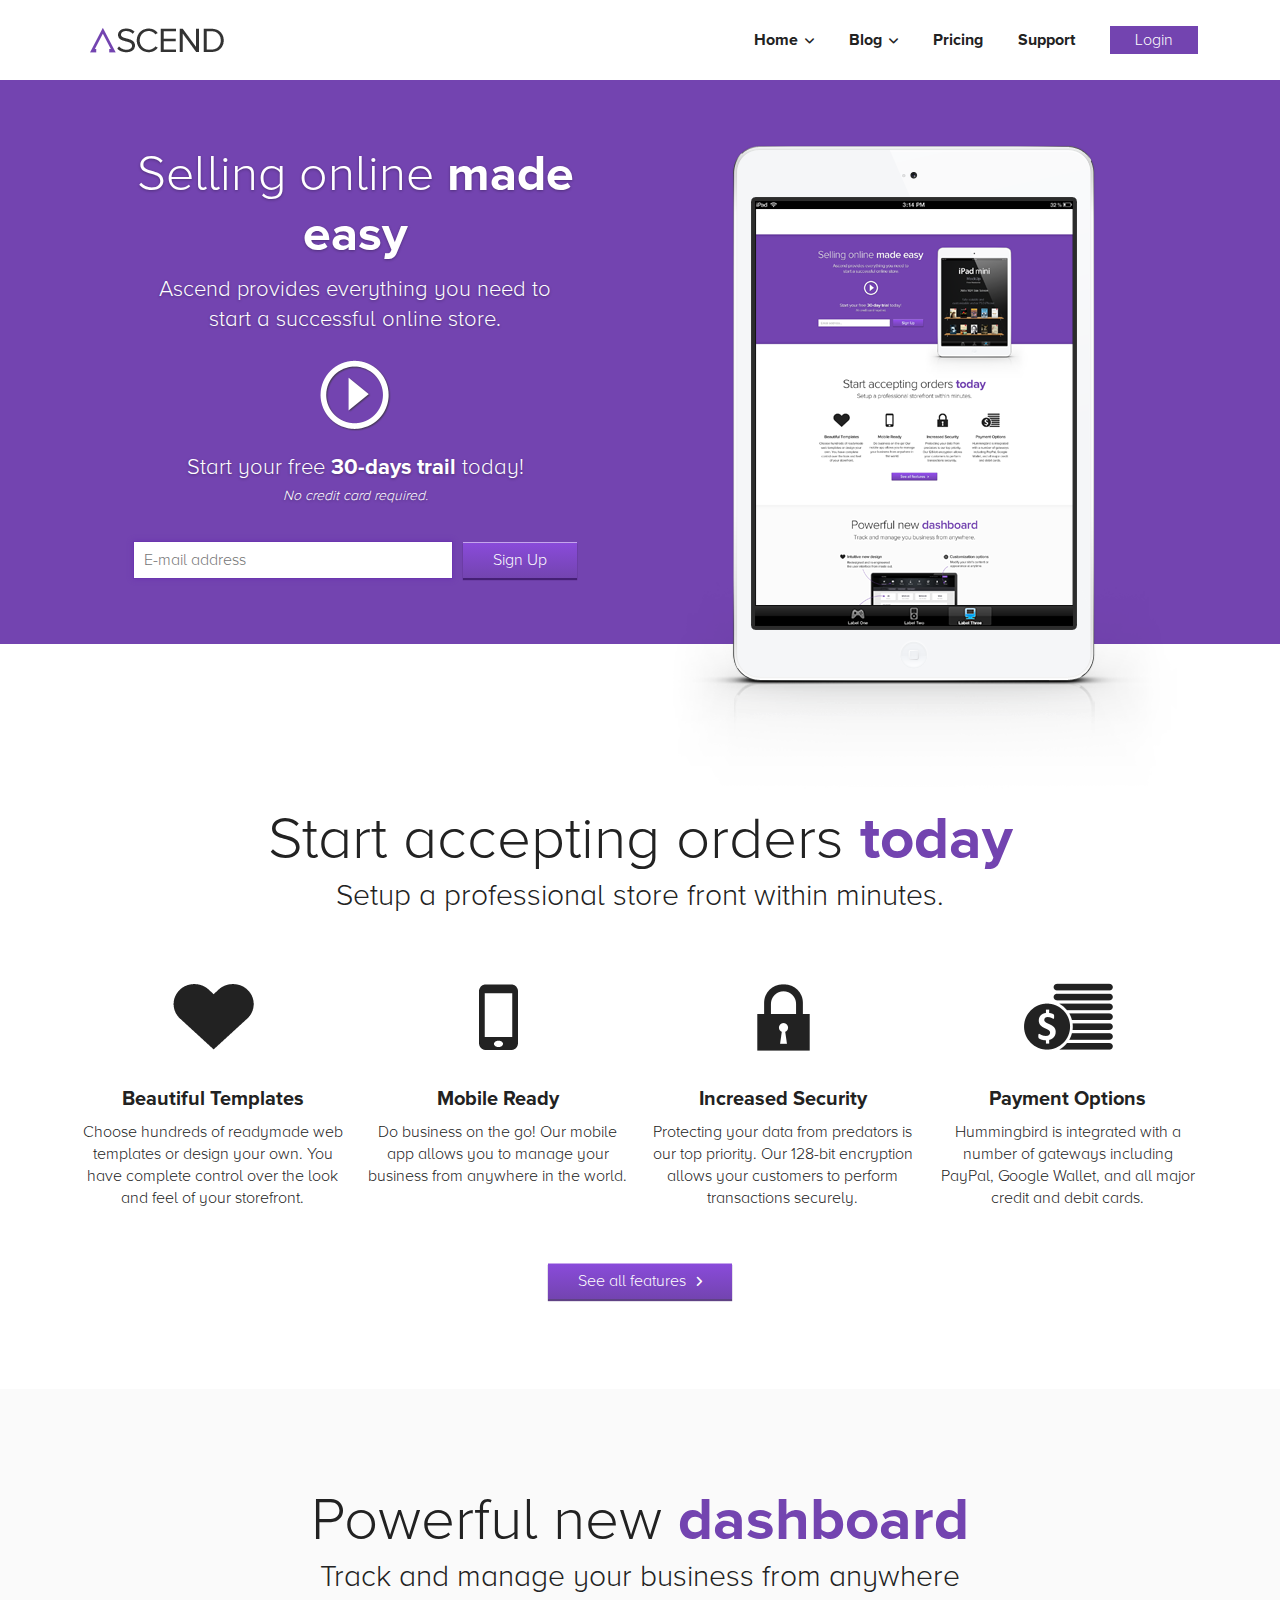
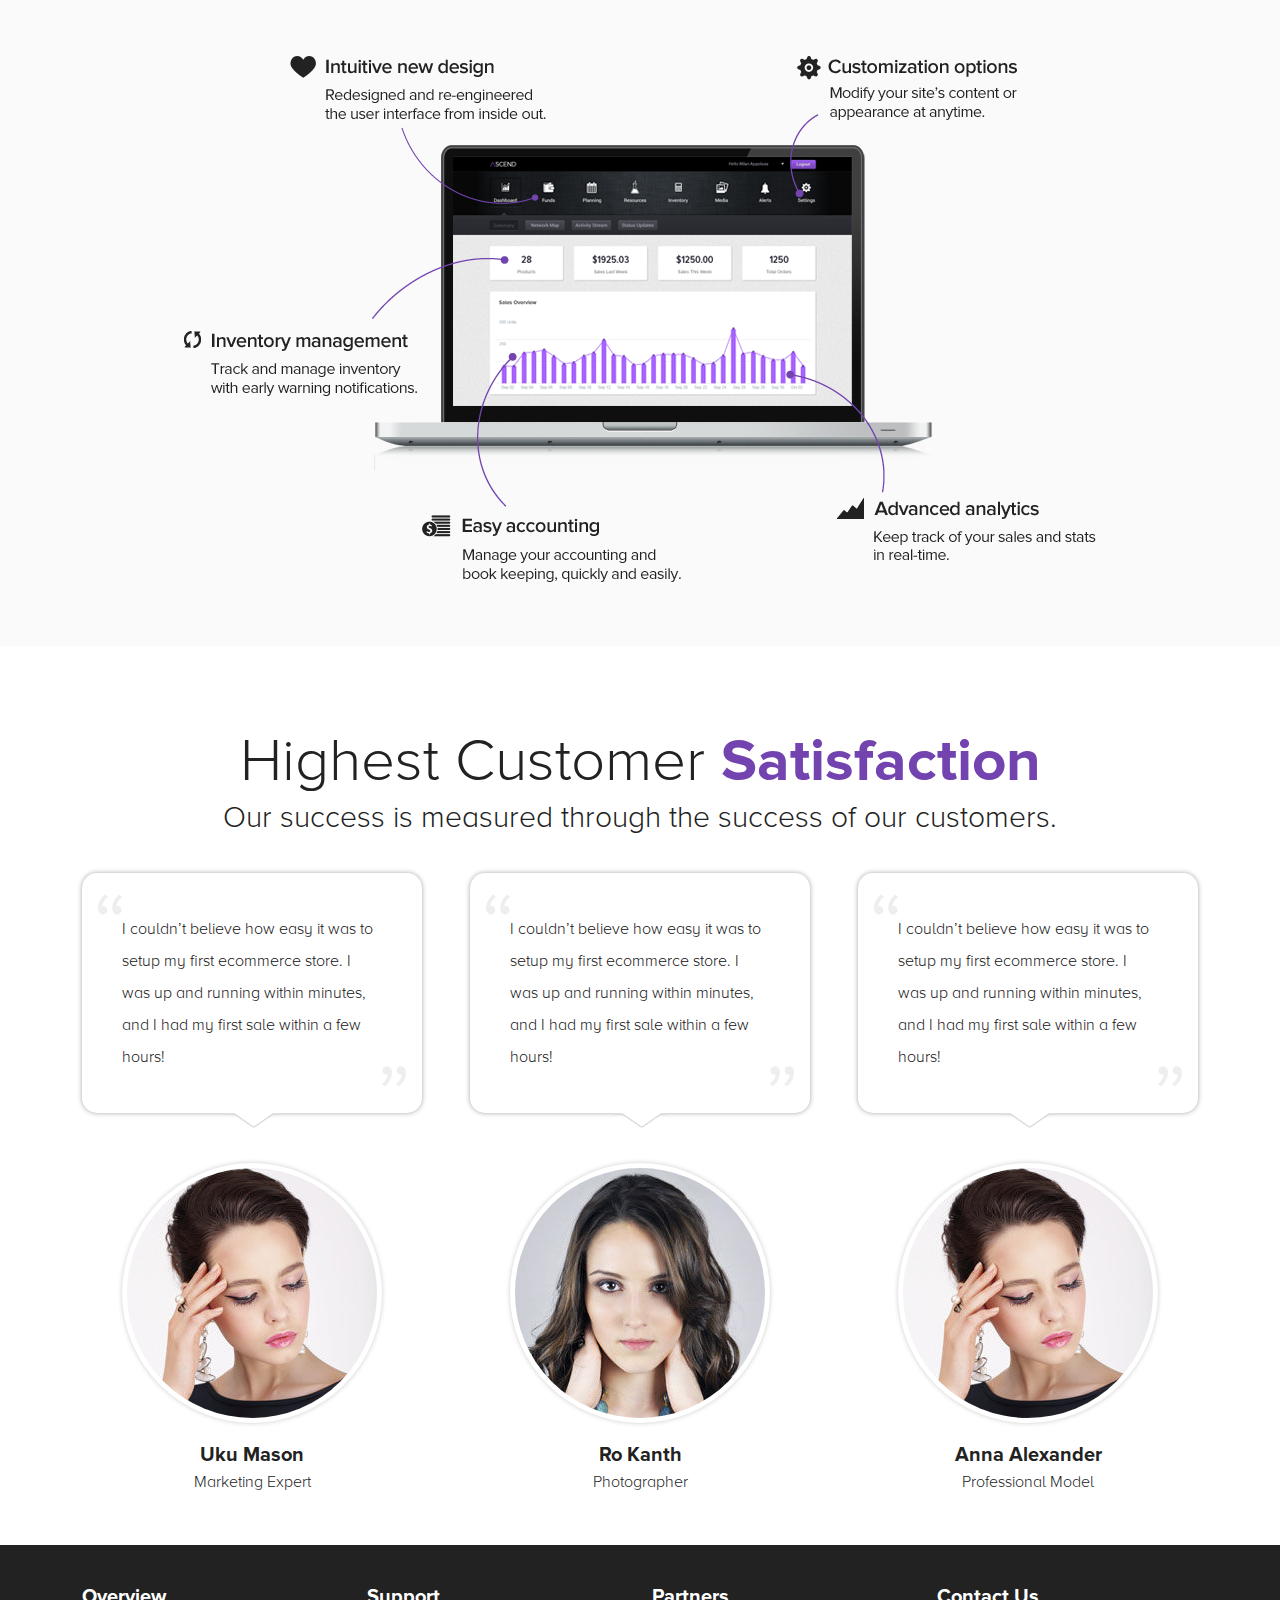
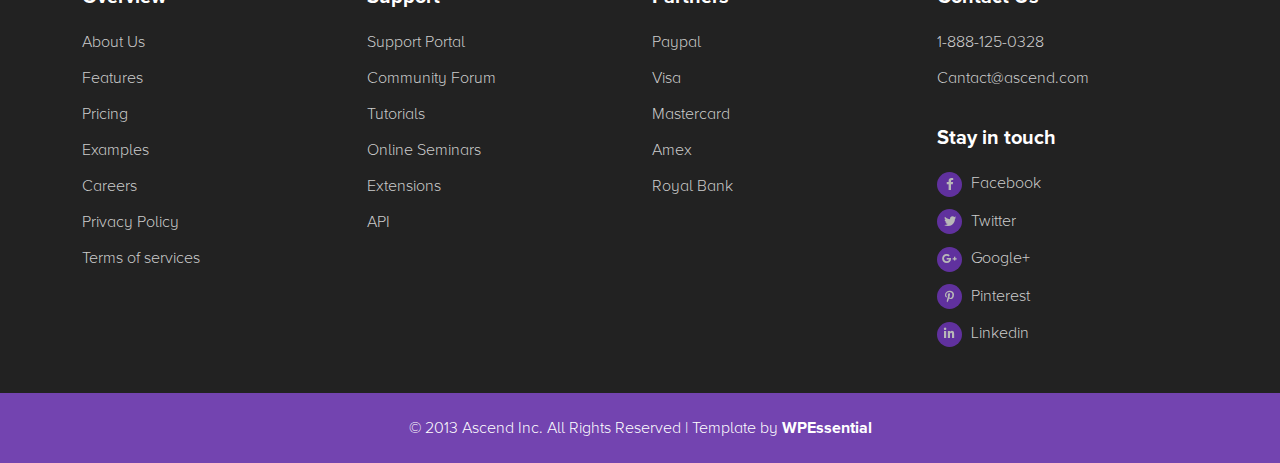
<file: index.html>
<!DOCTYPE html>
<html lang="en">
<head>
    <meta charset="utf-8">
    <meta http-equiv="X-UA-Compatible" content="IE=edge">
    <title>Ascend</title>
    <meta name="description" content="">
    <meta name="viewport" content="width=device-width, user-scalable=no, initial-scale=1.0, maximum-scale=1.0, minimum-scale=1.0">
    <link rel="stylesheet" href="assets/css/owl.carousel.min.css">
    <link rel="stylesheet" href="assets/css/flex-box.css">
    <link rel="stylesheet" type="text/css" href="assets/css/bootstrap.min.css">
    <link rel="stylesheet" type="text/css" href="assets/css/all.min.css">
    <link rel="stylesheet" type="text/css" href="assets/css/style.css">
    <link rel="stylesheet" type="text/css" href="assets/css/responsive.css">
</head>
<body>
<header>
    <div class="container">
        <div class="header-wrapper">
            <div class="logo-wrapper logo">
                <h1><a href="index.html"><img src="assets/images/resources/logo.png" alt="Logo"></a></h1>
            </div>
            <div class="menu-wrapper">
                <nav id="nav-links" style="right:-100%;">
                        <ul class="nav-menu">
                            <li class="mega-menu-wrapper"><a href="index.html">Home <i class="caret fa-solid fa-angle-down hidden-sm"></i></a>
                                <div class="mega-menu">
                                        <div class="container">
                                            <div class="row">
                                                <div class="col">
                                                    <div class="mega-menu-item">
                                                        <h4>Home Style</h4>
                                                    
                                                    <ul class="mega-menu-list">
                                                        <li><a href="index.html">Home</a></li>
                                                        <li><a href="blog.html">Blog</a></li>
                                                        <li><a href="#">Courses</a></li>
                                                        <li><a href="#">About</a></li>
                                                    </ul>
                                                </div>
                                            </div>
                                                <div class="col">
                                                    <div class="mega-menu-item">
                                                        <h4>Home Style</h4>
                                                    
                                                    <ul class="mega-menu-list">
                                                        <li><a href="index-dark.html">Home Dark</a></li>
                                                        <li><a href="#">Home style 2</a></li>
                                                        <li><a href="#">Home style 3</a></li>
                                                        <li><a href="#">Home style 4</a></li>
                                                    </ul>
                                                </div>
                                            </div>
                                                <div class="col">
                                                    <div class="mega-menu-item">
                                                        <h4>Home Style</h4>
                                                    
                                                    <ul class="mega-menu-list">
                                                        <li><a href="#">Home style 5</a></li>
                                                        <li><a href="#">Home style 6</a></li>
                                                        <li><a href="#">Home style 7</a></li>
                                                        <li><a href="#">Home style 8</a></li>
                                                    </ul>
                                                </div>
                                            </div>
                                                <div class="col">
                                                    <div class="mega-menu-item">
                                                        <h4>Home Style</h4>
                                                    
                                                    <ul class="mega-menu-list">
                                                        <li><a href="#">Home style 9</a></li>
                                                        <li><a href="#">Home style 10</a></li>
                                                        <li><a href="#">Faq's</a></li>
                                                        <li><a href="#">Contact</a></li>
                                                    </ul>
                                                </div>
                                            </div>
                                            </div>
                                        </div>
                                    </div>
                            </li>
                            <li id="has-children"><a href="#">Blog <i class="fa-solid fa-angle-down caret"></i></a>
                                <ul class="has-children" id="nav-menu-toogle">
    <li><a href="blog.html">Blog list</a></li>
    <li><a href="blog-detail.html">Blog Detail</a></li>
   </ul>
                            </li>
                            <li><a href="#">Pricing</a></li>
                            <li><a href="#">Support</a></li>
                            <li class="login"><a href="#" class="navbar-menu" data-bs-toggle="modal" data-bs-target="#authorize-popup">Login</a></li>
                        </ul>
                        <a href="#" class="res-menu-close d-none" onclick="hideMenu()">
          <i class="fa-solid fa-xmark"></i></a>
                    </nav>
                    <div class="menu-toggle" id="bar">
                    <a class="responsive-menu-trigger d-inline-block" href="#" ><i class="fas fa-bars"></i></a>
                </div>
            </div>
            
        </div>
    </div>
</header>
<div id="authorize-popup" tabindex="-1" aria-labelledby="authorize-popup" class="modal fade" style="display: none;" aria-hidden="true">
    <div class="modal-dialog modal-dialog-centered">
        <div class="modal-content">
            <div class="modal-header"><button type="button" data-bs-dismiss="modal" aria-label="Close" class="btn-close"></button></div>
            <div class="modal-body">
                <div class="modal-title"><h2>Sign Up</h2></div>
                <form>
                    <div class="form-group">
                        <input type="text" placeholder="Username">
                        <input type="email" placeholder="Email Address">
                        <button type="button" class="forgot">Forgot Password?</button>
                        <button type="button" class="theme-btn" >Sign Up</button>
                    </div>
                </form>
            </div>
        </div>
    </div>
</div>

<section>
    <div class="bg-color">
        <div class="hero-wrap">
            <div class="container">
                <div class="row">
                    <div class="col-lg-6">
                <div class="hero-content">
                    
                    <h1>Selling online <span>made easy</span></h1>
                    <p>Ascend provides everything you need to <br>start a successful online store.</p>
                    <a href="https://www.youtube.com/watch?v=U2x8UJCcgPw" data-fancybox="video-gallery" data-width="1000" data-height="600" class="play-button"><img src="assets/images/resources/play-icon.png" alt="Video"></a>
                    <div class="subscribe-wrapper">
                        <h2>Start your free <span>30-days trail</span> today!</h2>
                        <p>No credit card required.</p>
                        <div class="sign-up">                   
                     <form>
                            <input type="text" placeholder="E-mail address"> 
                            <button type="button" class="theme-btn">Sign Up</button>
                      </form>
                    </div>
                    </div>
                </div>
            </div>
            <div class="col-lg-6">
                <div class="hero-image ipad"><img src="assets/images/resources/ipad.png" alt="Ipad"></div>
            </div>
        </div>
            </div>
        </div>
    </div>
</section>

<section class="featured ">
    <div class="container">
        <div class="sec-tl mb-40 text-center">
            <h2>Start accepting orders <span>today</span></h2>
            <p>Setup a professional store front within minutes.</p>
        </div>
        <div class="featured-wrapper">
            <div class="row">
                <div class="col-lg-3 col-md-6">
                    <div class="featured-box text-center">
                        <figure><img src="assets/images/resources/f-1.png"></figure>
                        <div class="featured-content">
                            <h3>Beautiful Templates</h3>
                            <p>Choose hundreds of readymade 
                                web templates or design your 
                                own. You have complete 
                                control over the look and feel 
                            of your storefront.</p>
                        </div>
                    </div>
                </div><div class="col-lg-3 col-md-6">
                    <div class="featured-box text-center">
                        <figure><img src="assets/images/resources/f-2.png"></figure>
                        <div class="featured-content">
                            <h3>Mobile Ready</h3>
                            <p>Do business on the go! Our 
                                mobile app allows you to manage 
                                your business from anywhere in 
                            the world.</p>
                        </div>
                    </div>
                </div>
                <div class="col-lg-3 col-md-6">
                    <div class="featured-box text-center">
                        <figure><img src="assets/images/resources/f-3.png" alt=""></figure>
                        <div class="featured-content">
                            <h3>Increased Security</h3>
                            <p>Protecting your data from 
                                predators is our top priority. 
                                Our 128-bit encryption allows 
                                your customers to perform 
                            transactions securely.  </p>
                        </div>
                    </div>
                </div>
                <div class="col-lg-3 col-md-6">
                    <div class="featured-box text-center">
                        <figure><img src="assets/images/resources/f-4.png"></figure>
                        <div class="featured-content">
                            <h3>Payment Options</h3>
                            <p>Hummingbird is integrated 
                                with a number of gateways 
                                including PayPal, Google 
                                Wallet, and all major credit 
                            and debit cards.  </p>
                        </div>
                    </div>
                </div>
            </div>
            <div class="row">
                <div class="col-lg-12">
                    <div class="featured-btn text-center mt-4">
                        <a class="theme-btn" href="#">See all features <i class="fa-solid fa-angle-right"></i></a>
                    </div>
                </div>
            </div>
        </div>
    </div>
</section>
<section class="dashboard">
    <div class="container">
        <div class="sec-tl mb-40 text-center">
            <h2>Powerful new <span>dashboard</span></h2>
            <p>Track and manage your business from anywhere</p>
        </div>
        <div class="dashboard-img text-center pt-4"><img src="assets/images/resources/dash.png" alt="Dashboard"></div>
    </div>
</section>
<section class="customer">
    <div class="container">
        <div class="sec-tl mb-40 text-center">
            <h2>Highest Customer <span>Satisfaction</span></h2>
            <p>Our success is measured through the success of our customers.</p>
        </div>
        <div class="customer-wrapper">
            <div class="row gx-5">
                <div class="col-lg-4">
                    <div class="customer-desc">
                        <span class="quotes up"></span>
                        <p>I couldn’t believe 
                            how easy it was to 
                            setup my first 
                            ecommerce store. I 
                            was up and running 
                            within minutes, and I 
                            had my first sale 
                        within a few hours! </p>
                        <span class="quotes down"></span>
                        <span class="testimonial-arrow"> </span>
                    </div>
                    <div class="customer-box">
                    <div class="customer-preview text-center">
                        <a href="#"><img src="assets/images/resources/c-1.jpg" alt="Customer"></a>
                    </div>
                    <div class="customer-content text-center">
                        <h4><a href="#">Uku Mason</a></h4>
                        <p>Marketing Expert</p>
                    </div>
                </div>
                </div>
                <div class="col-lg-4">
                    <div class="customer-desc">
                        <span class="quotes up"></span>
                        <p>I couldn’t believe 
                            how easy it was to 
                            setup my first 
                            ecommerce store. I 
                            was up and running 
                            within minutes, and I 
                            had my first sale 
                        within a few hours! </p>
                        <span class="quotes down"></span>
                        <span class="testimonial-arrow"> </span>
                    </div>
                    <div class="customer-box">
                    <div class="customer-preview text-center">
                        <a href="#"><img src="assets/images/resources/c-2.jpg" alt="Customer"></a>
                    </div>
                    <div class="customer-content text-center">
                        <h4><a href="#">Ro Kanth</a></h4>
                        <p>Photographer</p>
                    </div>
                </div>
                </div>
                <div class="col-lg-4">
                    <div class="customer-desc">
                        <span class="quotes up"></span>
                        <p>I couldn’t believe 
                            how easy it was to 
                            setup my first 
                            ecommerce store. I 
                            was up and running 
                            within minutes, and I 
                            had my first sale 
                        within a few hours! </p>
                        <span class="quotes down"></span>
                        <span class="testimonial-arrow"> </span>
                    </div>
                    <div class="customer-box">
                    <div class="customer-preview text-center">
                        <a href="#"><img src="assets/images/resources/c-1.jpg" alt="Customer"></a>
                    </div>
                    <div class="customer-content text-center">
                        <h4><a href="#">Anna Alexander</a></h4>
                        <p>Professional Model</p>
                    </div>
                </div>
                </div>
            </div>
        </div>
    </div>
</section>
<footer>
    <div class="container">
        <div class="ft-wrapper">
            <div class="row">
                <div class="col-lg-3 col-md-3 col-sm-6">
                    <div class="widget">
                        <h3>Overview</h3>
                        <ul>
                            <li><a href="#">About Us</a></li>
                            <li><a href="#">Features</a></li>
                            <li><a href="#">Pricing</a></li>
                            <li><a href="#">Examples</a></li>
                            <li><a href="#">Careers</a></li>
                            <li><a href="#">Privacy Policy</a></li>
                            <li><a href="#">Terms of services</a></li>                 
                        </ul>
                    </div>
                </div>
                <div class="col-lg-3 col-md-3 col-sm-6">
                    <div class="widget">
                        <h3>Support</h3>
                        <ul>
                            <li><a href="#">Support Portal</a></li>
                            <li><a href="#">Community Forum</a></li>
                            <li><a href="#">Tutorials</a></li>
                            <li><a href="#">Online Seminars</a></li>
                            <li><a href="#">Extensions</a></li>
                            <li><a href="#">API</a></li>                   
                        </ul>
                    </div>
                </div>
                <div class="col-lg-3 col-md-3 col-sm-6">
                    <div class="widget">
                        <h3>Partners</h3>
                        <ul>
                            <li><a href="#">Paypal</a></li>
                            <li><a href="#">Visa</a></li>
                            <li><a href="#">Mastercard</a></li>
                            <li><a href="#">Amex</a></li>
                            <li><a href="#">Royal Bank</a></li>                
                        </ul>
                    </div>
                </div>
                <div class="col-lg-3 col-md-3 col-sm-6">
                    <div class="widget">
                        <h3>Contact Us</h3>
                        <ul>
                            <li><a href="#">1-888-125-0328</a></li>
                            <li><a href="mailto:info@example.com">Cantact@ascend.com</a></li>                  
                        </ul>
                    </div>
                    <div class="widget social">
                        <h3>Stay in touch</h3>
                        <ul class="social-icons">
                            <li><a href="#"><i class="fa-brands fa-facebook-f"></i> Facebook</a></li>
                            <li><a href="#"><i class="fa-brands fa-twitter"></i> Twitter</a></li>
                            <li><a href="#"><i class="fa-brands fa-google-plus-g"></i> Google+</a></li>
                            <li><a href="#"><i class="fa-brands fa-pinterest-p"></i> Pinterest</a></li>
                            <li><a href="#"><i class="fa-brands fa-linkedin-in"></i> Linkedin</a></li>
                        </ul>
                    </div>
                </div>
            </div>
            
        </div>

    </div>
    <div class="copyright-wrapper">
        <div class="container">
                <div class="rights">
                    <p>© 2013 Ascend Inc. All Rights Reserved | Template by <a href="#">WPEssential</a></p>
                </div>
            </div>
        </div>
</footer>

<script src="https://code.jquery.com/jquery-1.12.4.min.js"></script>
<script src="assets/js/bootstrap.bundle.min.js"></script>
<script src="assets/js/owl.carousel.min.js"></script>
<script src="assets/js/flex-box.js"></script>
<script src="assets/js/custom-script.js"></script>
</body>
</html>
</file>
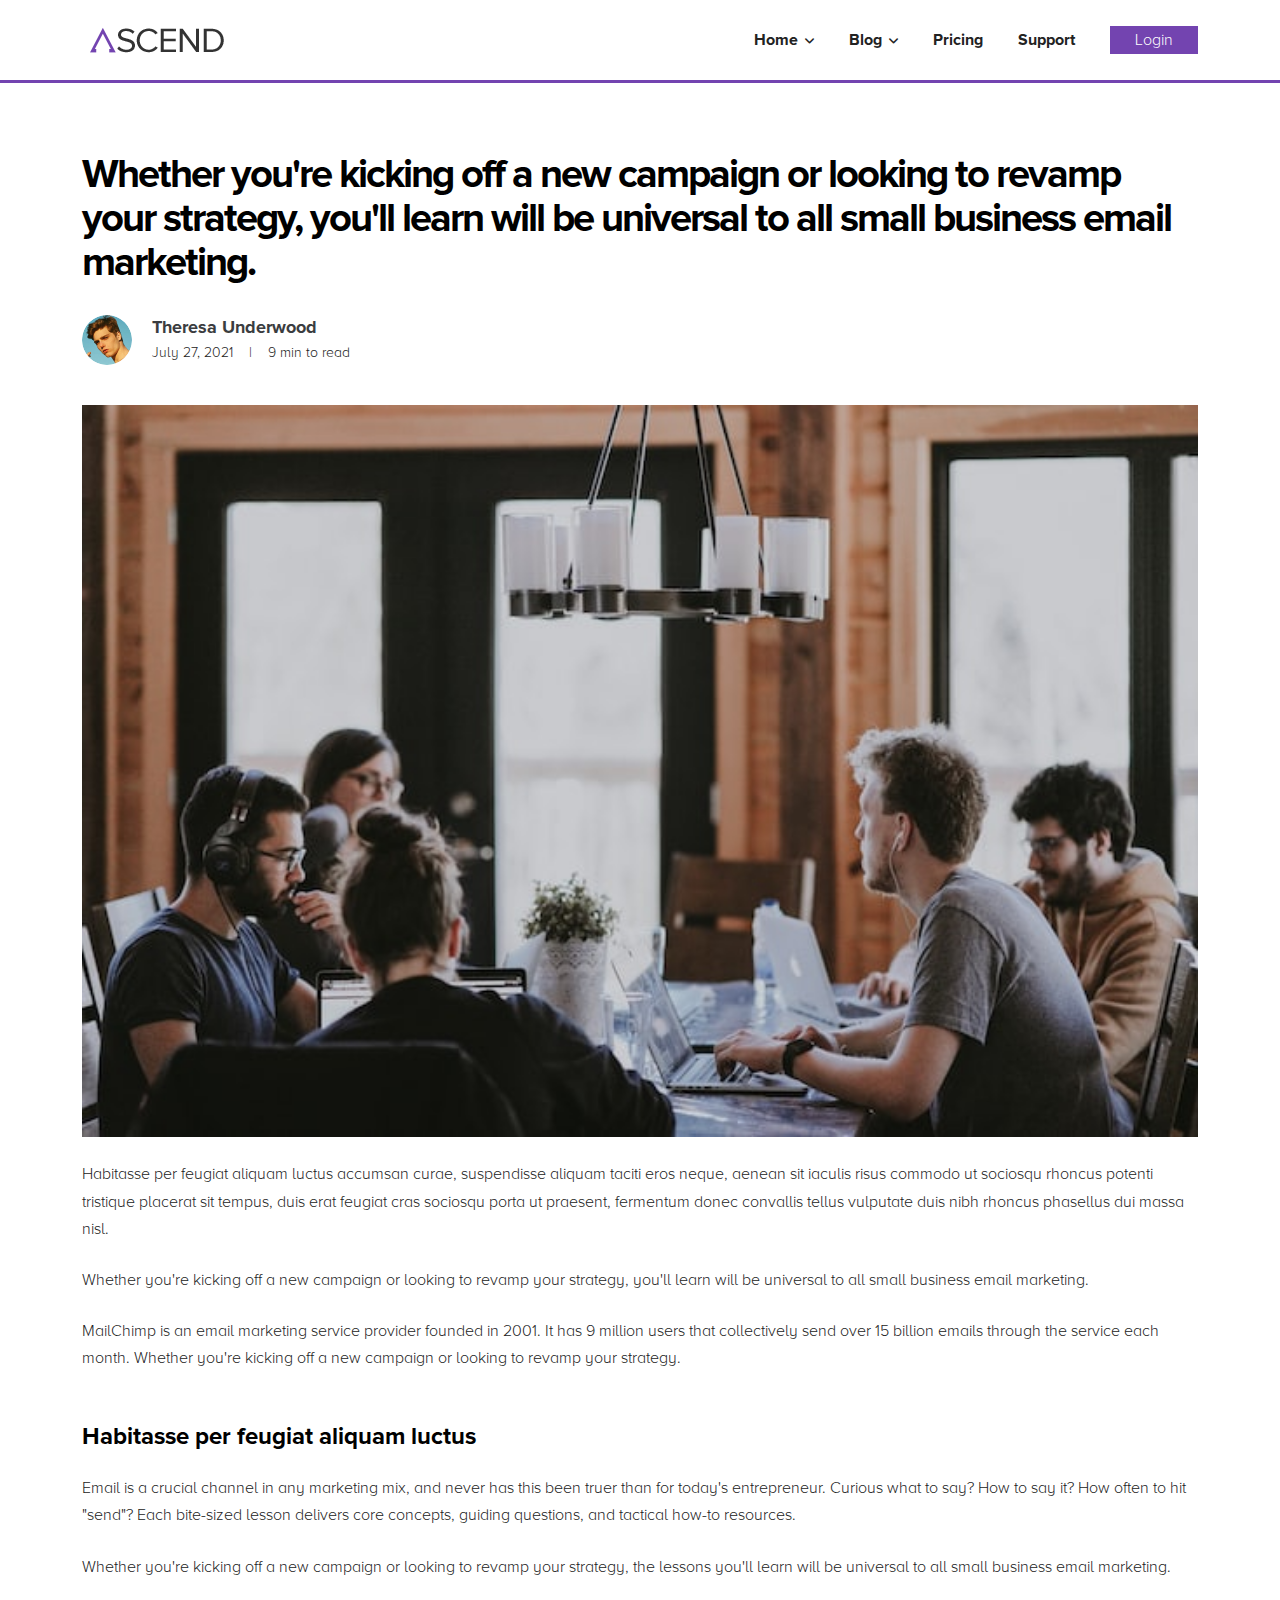
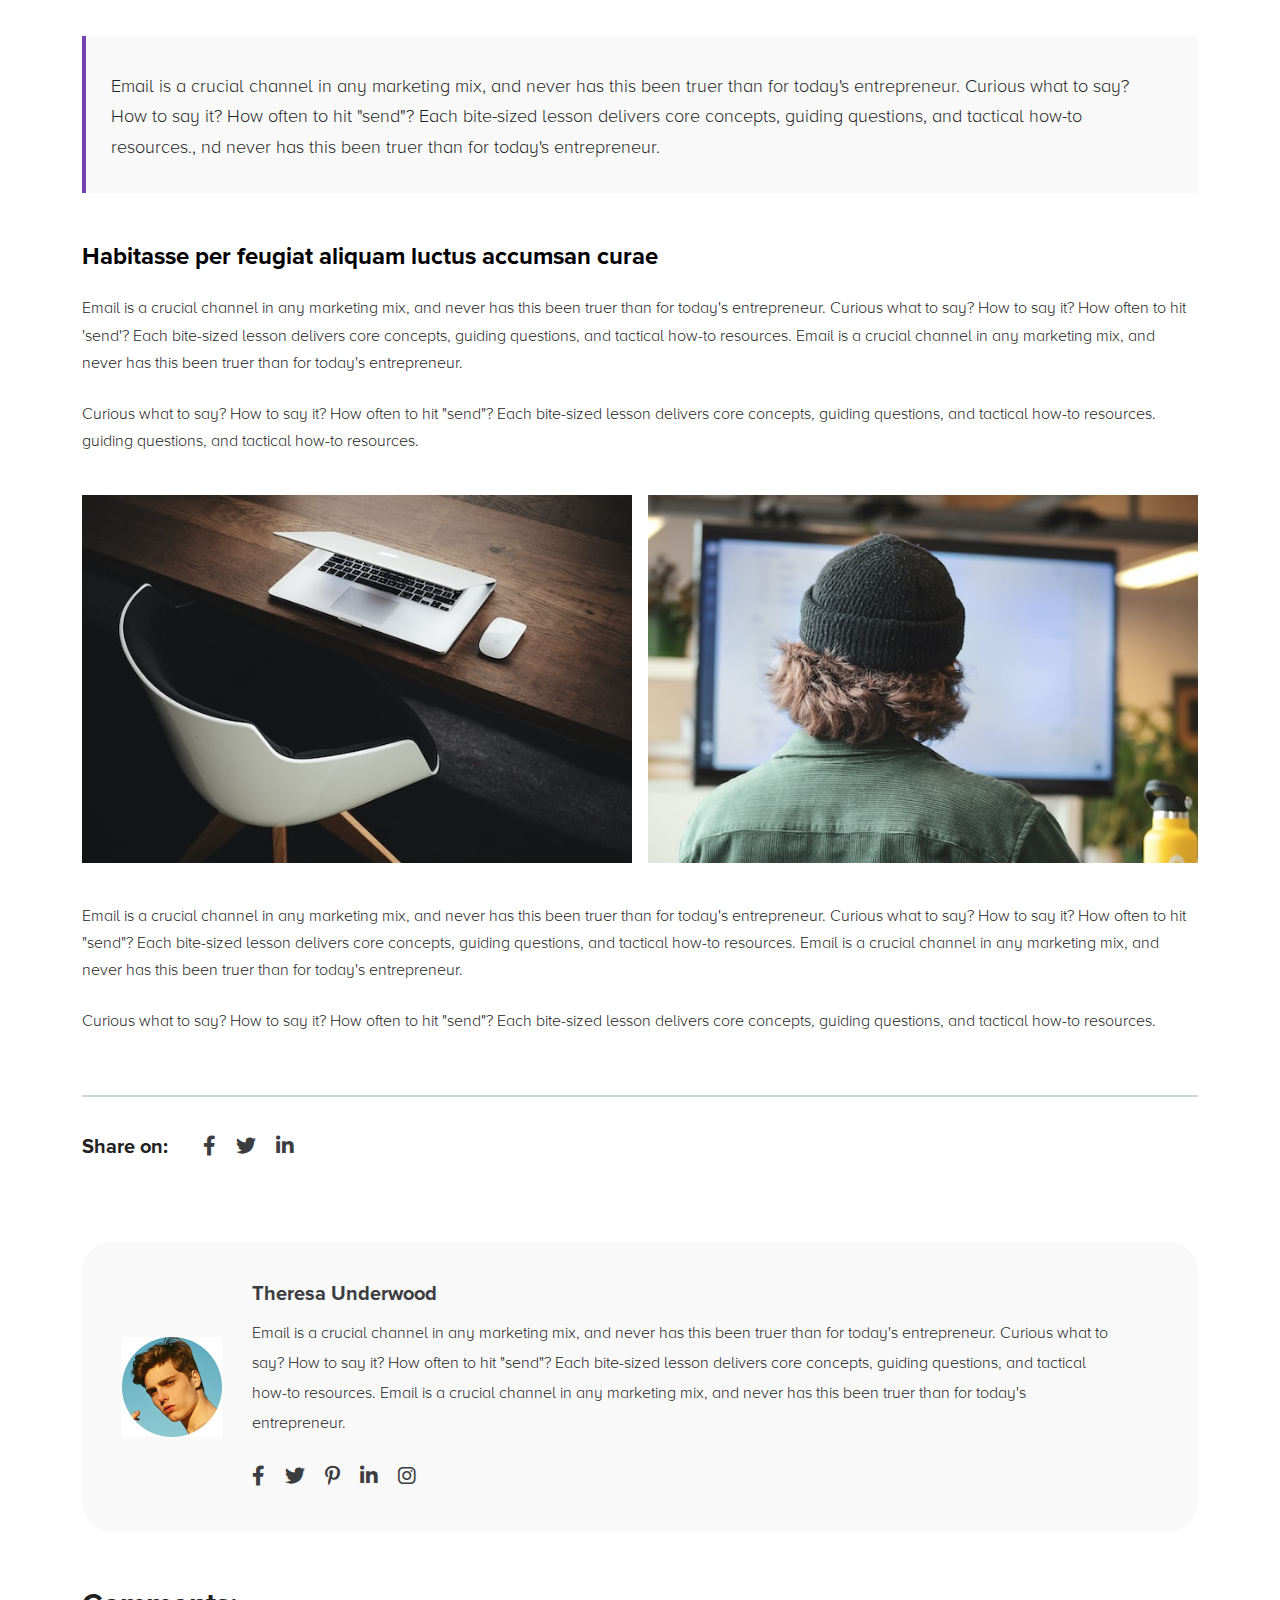
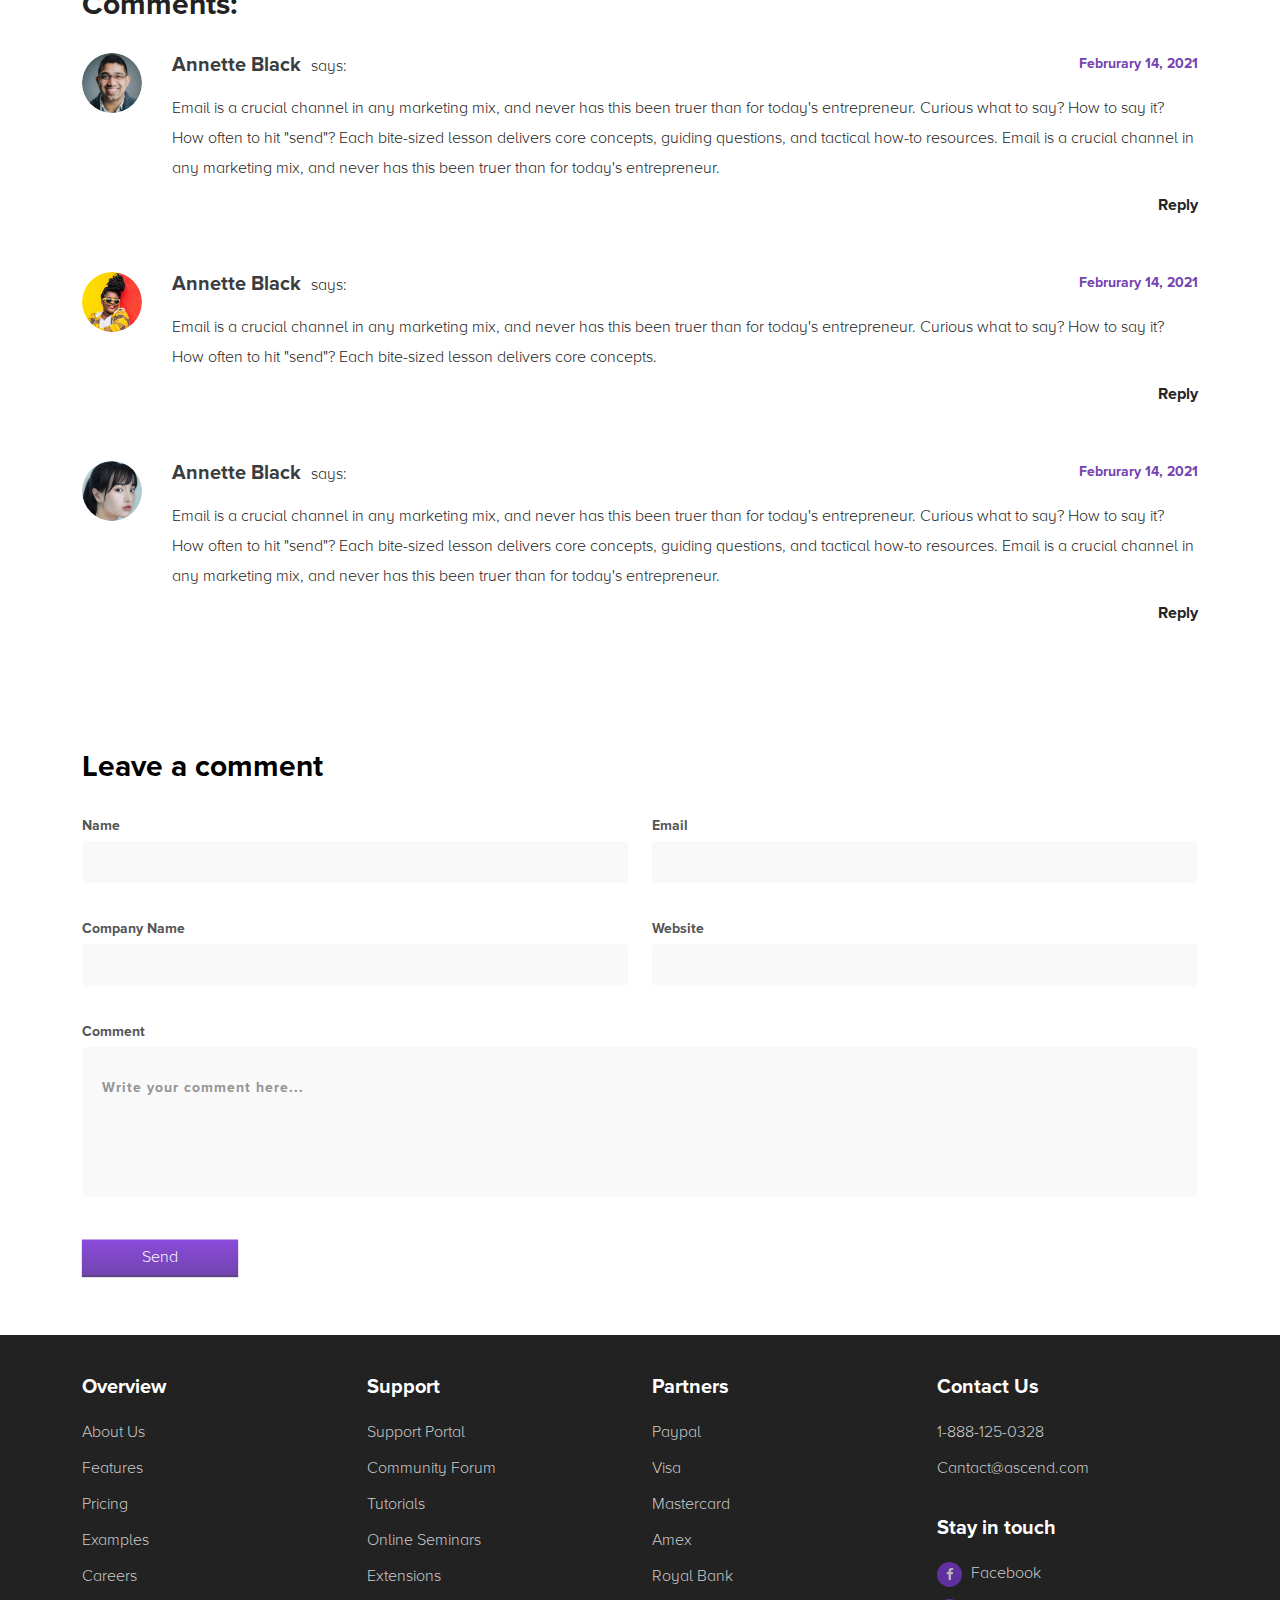
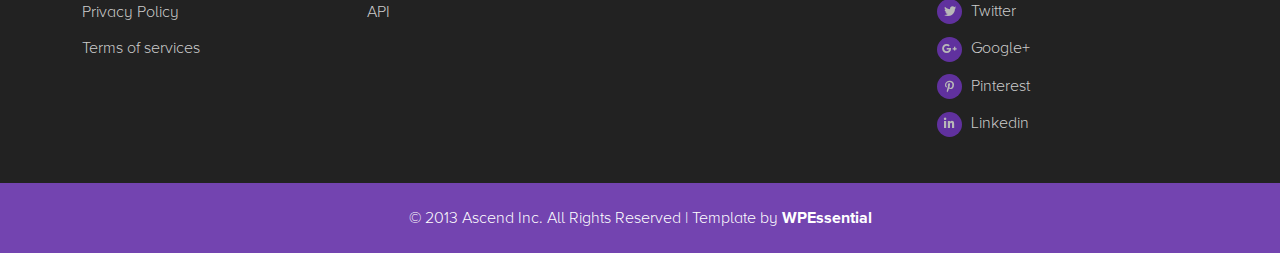
<file: blog-detail.html>
<!DOCTYPE html>
<html lang="en">
<head>
    <meta charset="utf-8">
    <meta http-equiv="X-UA-Compatible" content="IE=edge">
    <title>Ascend</title>
    <meta name="description" content="">
    <meta name="viewport" content="width=device-width, user-scalable=no, initial-scale=1.0, maximum-scale=1.0, minimum-scale=1.0">
    <link rel="stylesheet" href="assets/css/owl.carousel.min.css">
    <link rel="stylesheet" href="assets/css/flex-box.css">
    <link rel="stylesheet" type="text/css" href="assets/css/bootstrap.min.css">
    <link rel="stylesheet" type="text/css" href="assets/css/all.min.css">
    <link rel="stylesheet" href="assets/css/style.css">
    <link rel="stylesheet" type="text/css" href="assets/css/responsive.css">
</head>
<body>
<header class="v2">
    <div class="container">
        <div class="header-wrapper">
            <div class="logo-wrapper logo">
                <h1><a href="index.html"><img src="assets/images/resources/logo.png" alt="Logo"></a></h1>
            </div>
            <div class="menu-wrapper">
                <nav id="nav-links" style="right:-100%;">
                        <ul class="nav-menu">
                            <li class="mega-menu-wrapper"><a href="index.html">Home <i class="caret fa-solid fa-angle-down hidden-sm"></i></a>
                                <div class="mega-menu">
                                        <div class="container">
                                            <div class="row">
                                                <div class="col">
                                                    <div class="mega-menu-item">
                                                        <h4>Home Style</h4>
                                                    
                                                    <ul class="mega-menu-list">
                                                        <li><a href="index.html">Home</a></li>
                                                        <li><a href="blog.html">Blog</a></li>
                                                        <li><a href="#">Courses</a></li>
                                                        <li><a href="#">About</a></li>
                                                    </ul>
                                                </div>
                                            </div>
                                                <div class="col">
                                                    <div class="mega-menu-item">
                                                        <h4>Home Style</h4>
                                                    
                                                    <ul class="mega-menu-list">
                                                        <li><a href="index-dark.html">Home Dark</a></li>
                                                        <li><a href="#">Home style 2</a></li>
                                                        <li><a href="#">Home style 3</a></li>
                                                        <li><a href="#">Home style 4</a></li>
                                                    </ul>
                                                </div>
                                            </div>
                                                <div class="col">
                                                    <div class="mega-menu-item">
                                                        <h4>Home Style</h4>
                                                    
                                                    <ul class="mega-menu-list">
                                                        <li><a href="#">Home style 5</a></li>
                                                        <li><a href="#">Home style 6</a></li>
                                                        <li><a href="#">Home style 7</a></li>
                                                        <li><a href="#">Home style 8</a></li>
                                                    </ul>
                                                </div>
                                            </div>
                                                <div class="col">
                                                    <div class="mega-menu-item">
                                                        <h4>Home Style</h4>
                                                    
                                                    <ul class="mega-menu-list">
                                                        <li><a href="#">Home style 9</a></li>
                                                        <li><a href="#">Home style 10</a></li>
                                                        <li><a href="#">Faq's</a></li>
                                                        <li><a href="#">Contact</a></li>
                                                    </ul>
                                                </div>
                                            </div>
                                            </div>
                                        </div>
                                    </div>
                            </li>
                            <li id="has-children"><a href="#">Blog <i class="fa-solid fa-angle-down caret"></i></a>
                                <ul class="has-children" id="nav-menu-toogle">
    <li><a href="blog.html">Blog list</a></li>
    <li><a href="blog-detail.html">Blog Detail</a></li>
   </ul>
                            </li>
                            <li><a href="#">Pricing</a></li>
                            <li><a href="#">Support</a></li>
                            <li class="login"><a href="#" class="navbar-menu" data-bs-toggle="modal" data-bs-target="#authorize-popup">Login</a></li>
                        </ul>
                        <a href="#" class="res-menu-close d-none" onclick="hideMenu()">
          <i class="fa-solid fa-xmark"></i></a>
                    </nav>
                    <div class="menu-toggle" id="bar">
                    <a class="responsive-menu-trigger d-inline-block" href="#" ><i class="fas fa-bars"></i></a>
                </div>
            </div>
            
        </div>
    </div>
</header>
<div id="authorize-popup" tabindex="-1" aria-labelledby="authorize-popup" class="modal fade" style="display: none;" aria-hidden="true">
    <div class="modal-dialog modal-dialog-centered">
        <div class="modal-content">
            <div class="modal-header"><button type="button" data-bs-dismiss="modal" aria-label="Close" class="btn-close"></button></div>
            <div class="modal-body">
                <div class="modal-title"><h2>Sign Up</h2></div>
                <form>
                    <div class="form-group">
                        <input type="text" placeholder="Username">
                        <input type="email" placeholder="Email Address">
                        <button type="button" class="forgot">Forgot Password?</button>
                        <button type="button" class="theme-btn" >Sign Up</button>
                    </div>
                </form>
            </div>
        </div>
    </div>
</div>


<section class="section-detail">
<div class="container">
 <div class="post-detail position-relative">

  <div class="post-detail-info ">

   <h1 class="mb-0">Whether you're kicking off a new campaign or looking to revamp your strategy, you'll learn will be universal to all small business email marketing.</h1>
  
   <div class="post-detail-mini-author align-items-center d-flex flex-wrap">

    <img class="img-fluid rounded-circle" src="assets/images/resources/author-img.jpg" height="50" width="50">
    <div class="post-detail-min-author-info">
      <h5 class="mb-0"><a href="#">Theresa Underwood</a></h5>
      <span class="d-block">July 27, 2021 &nbsp;&nbsp; | &nbsp;&nbsp; 9 min to read</span>
                            
    <!--info--></div>

   <!--post-detail-author--></div>


  <!-post-detail-info--></div>

  <figure class="post-detail-img overflow-hidden position-relative ">
                        
     <img class="img-fluid w-100" src="assets/images/resources/blog-1.jpg">
   </figure>

  <div class="post-detail-content ">

   <p>Habitasse per feugiat aliquam luctus accumsan curae, suspendisse aliquam taciti eros neque, 
    aenean sit iaculis risus commodo ut sociosqu rhoncus potenti tristique placerat sit tempus, duis erat feugiat cras
    sociosqu porta ut praesent, fermentum donec convallis tellus vulputate duis nibh rhoncus phasellus dui massa nisl.</p>

   <p>Whether you're kicking off a new campaign or looking to revamp your strategy,  you'll learn will be universal to all small business email marketing.</p>

   <p>MailChimp is an email marketing service provider founded in 2001. It has 9 million users that collectively send over 15 billion emails through the service each month.
    Whether you're kicking off a new campaign or looking to revamp your strategy.</p>

   <h3>Habitasse per feugiat aliquam luctus</h3>

   <p>Email is a crucial channel in any marketing mix, and never has this been truer than for today's entrepreneur. Curious what to say? How to say it? How often to hit "send"? 
    Each bite-sized lesson delivers core concepts, guiding questions, and tactical how-to resources.</p>

   <p>Whether you're kicking off a new campaign or looking to revamp your strategy, the lessons you'll learn will be universal to all small business email marketing.</p>

   <blockquote><p>Email is a crucial channel in any marketing mix, and never has this
    been truer than for today's entrepreneur. Curious what to say? How to say it? How often to hit "send"? Each bite-sized lesson delivers core concepts, guiding questions, and tactical how-to resources.,
    nd never has this been truer than for today's entrepreneur.</p>
   </blockquote>

   <h3>Habitasse per feugiat aliquam luctus accumsan curae</h3>

   <p>Email is a crucial channel in any marketing mix, and never has this been truer than for today's entrepreneur. Curious what to say? How to say it? How often to hit 'send'? Each bite-sized lesson delivers core concepts, guiding questions, and tactical how-to resources. Email is a crucial 
    channel in any marketing mix, and never has this been truer than for today's entrepreneur.</p>

   <p>Curious what to say? How to say it? How often to hit "send"? Each bite-sized lesson delivers core concepts, guiding questions, and tactical how-to resources. guiding questions, and tactical how-to resources.</p>

   <div class="grid-2">
                            
                                    
      <figure class="featured-product-img post-detail-img overflow-hidden">

       <a href="assets/images/resources/blog-2.jpg">
        <img class="img-fluid " src="assets/images/resources/blog-2.jpg">
       </a>

      <!--featured-product-box--></figure>

      <figure class="featured-product-img post-detail-img overflow-hidden">
       <a href="assets/images/resources/blog-3.jpg">
        <img class="img-fluid " src="assets/images/resources/blog-3.jpg">
       </a>

      <!--featured-product-box--></figure>
                                

   <!--post-gallery--></div>

   <p>Email is a crucial channel in any marketing mix, and never has this been truer than for today's entrepreneur. Curious what to say? How to say it? How often to hit "send"? Each bite-sized lesson delivers core concepts, guiding questions, and tactical how-to resources. Email is a crucial channel 
    in any marketing mix, and never has this been truer than for today's entrepreneur.</p>

   <p>Curious what to say? How to say it? How often to hit "send"? Each bite-sized lesson delivers core concepts, guiding questions, and tactical how-to resources.</p>

  <!--post-content--></div>


  <div class="post-detail-share d-flex flex-wrap align-items-center ">

   <h5 class="mb-0">Share on:</h5>

   <div class="share-links d-flex flex-wrap">
    
    <a href="https://www.facebook.com/" title="Facebook" target="_blank"><i class="fab fa-facebook-f"></i></a>
    <a href="https://www.twitter.com/" title="Twitter" target="_blank"><i class="fab fa-twitter"></i></a>
    <a href="https://www.linkedin.com/" title="Linkedin" target="_blank"><i class="fab fa-linkedin-in"></i></a>
   <!--share-links--></div>


  <!--post-share--></div>

  <div class="post-detail-author-info bg-color5 align-items-center d-flex flex-wrap ">

   <img src="assets/images/resources/author-img.jpg" height="100" width="100">

   <div class="post-detail-info-inner">

    <h5 class="mb-0"><a href="#">Theresa Underwood</a></h5>
    <p class="mb-0">Email is a crucial channel in any marketing mix, and never has this been truer than for today's entrepreneur. Curious what to say? How to say it? How often to hit "send"? Each bite-sized lesson delivers core concepts, guiding questions, and tactical how-to resources. Email is a crucial channel in any marketing mix, and never has this been truer than for today's entrepreneur.</p>
                            
   <div class="share-links d-flex flex-wrap">
    <a href="https://www.facebook.com/" title="Facebook" target="_blank"><i class="fab fa-facebook-f"></i></a>
    <a href="https://www.twitter.com/" title="Twitter" target="_blank"><i class="fab fa-twitter"></i></a>
    <a href="https://www.pinterest.com/" title="Pinterest" target="_blank"><i class="fab fa-pinterest-p"></i></a>
    <a href="https://www.linkedin.com/" title="Linkedin" target="_blank"><i class="fab fa-linkedin-in"></i></a>
    <a href="https://www.instagram.com/" title="Instagram" target="_blank"><i class="fab fa-instagram"></i></a>
                            
   <!--share-links--></div>
                        
  <!--inner--></div>



  <!--post-author-info--></div>

  <div class="comments-thread">

   <h3>Comments:</h3>

   <ul class="comment-list comments">

    <li class="comment-author-bizvee">
     <div class="comment comment-body ">
                                    
       <img class="comment-author vcard" src="assets/images/resources/comment-img1.jpg"  height="60" width="60">
                                    
      <div class="comment-detail">
        <h5><a href="#">Annette Black</a></h5><span class="says">says:</span>
        <span class="post-detail-date-reply comment-metadata">Februrary 14, 2021
        </span>
        
        <p class="comment-content">Email is a crucial channel in any marketing mix, and never has this been truer than for today's entrepreneur. Curious what to say? How to say it? 
          How often to hit "send"? Each bite-sized lesson delivers core concepts, guiding questions, and tactical how-to resources. Email is a crucial channel in any marketing mix, and never has this been truer than for today's entrepreneur.</p>
          <div class="reply">
        <a href="#">Reply</a></div>
      <!--comment-detail--></div>
     <!-- Commennts--></div>
    </li>

    
    <li>
     <div class="comment comment-body">
                                    
       <img class="comment-author vcard" src="assets/images/resources/comment-img2.jpg"  height="60" width="60">
                                    
      <div class="comment-detail">
        <h5><a href="#">Annette Black</a></h5><span class="says">says:</span>
        <span class="post-detail-date-reply comment-metadata">Februrary 14, 2021
        </span>
        
        <p class="comment-content">Email is a crucial channel in any marketing mix, and never has this been truer than for today's entrepreneur. Curious what to say? How to say it? 
          How often to hit "send"? Each bite-sized lesson delivers core concepts.</p>
                             <div class="reply">
        <a href="#">Reply</a></div>       
      <!--comment-detail--></div>
     <!-- Commennts--></div>
    </li>

    
    <li>
     <div class="comment-body comment">
                                    
       <img class="comment-author vcard" src="assets/images/resources/comment-img3.jpg"  height="60" width="60">
                                    
      <div class="comment-detail">
        <h5><a href="#">Annette Black</a></h5><span class="says">says:</span>
        <span class="post-detail-date-reply comment-metadata">Februrary 14, 2021
         </a>
        </span>
        
        <p class="comment-content">Email is a crucial channel in any marketing mix, and never has this been truer than for today's entrepreneur. Curious what to say? How to say it? 
          How often to hit "send"? Each bite-sized lesson delivers core concepts, guiding questions, and tactical how-to resources. Email is a crucial channel in any marketing mix, and never has this been truer than for today's entrepreneur.</p>
                       <div class="reply">
        <a href="#">Reply</a></div>             
      <!--comment-detail--></div>
     <!-- Commennts--></div>
    </li>



   </ul>

  <!--comment-thread--></div>

  

 <!--post-detail--></div>

<!--container--></div>
<div class="comment-reply position-relative ">
<div class="container">
   <h3>Leave a comment</h3>

   <form>
     <div class="row mrg30">

      <div class="col-md-6 col-sm-12 col-lg-6">

       <div class="field-box v2 position-relative ">
        <label>Name</label>
        <input type="text" required>
       <!--field-box--></div>

      <!--col--></div>

      <div class="col-md-6 col-sm-12 col-lg-6">
                                    
       <div class="field-box v2 position-relative ">
                                        
        <label>Email</label>
        <input type="email" required>
       <!--field-box--></div>
                   
      <!--col--></div>

      <div class="col-md-6 col-sm-12 col-lg-6">
                                    
       <div class="field-box v2 position-relative ">
                                        
         <label>Company Name</label>
         <input type="text" required>
       <!--field-box--></div>
       
      <!--col--></div>

      <div class="col-md-6 col-sm-12 col-lg-6">
                                    
       <div class="field-box v2 position-relative ">
                                        
        <label>Website</label>
        <input type="url" required>
       <!--field-box--></div>
                               
      <!--col--></div>

      <div class="col-md-12 col-sm-12 col-lg-12">
                                    
       <div class="field-box v2 position-relative ">
                                        
        <label>Comment</label>
        <textarea placeholder="Write your comment here..."></textarea>
                                    
       <!--field-box--></div>

       <div class="field-btn position-relative ">
                                        
         <button class="theme-btn" type="submit">Send
         </button>
                               
       <!--field-btn--></div>
                                
      <!--col--></div>


    <!--row--></div>
   </form>
</div>
  <!--comment-reply--></div>
</section>



   <footer>
    <div class="container">
        <div class="ft-wrapper">
            <div class="row">
                <div class="col-lg-3 col-md-3 col-sm-6">
                    <div class="widget">
                        <h3>Overview</h3>
                        <ul>
                            <li><a href="#">About Us</a></li>
                            <li><a href="#">Features</a></li>
                            <li><a href="#">Pricing</a></li>
                            <li><a href="#">Examples</a></li>
                            <li><a href="#">Careers</a></li>
                            <li><a href="#">Privacy Policy</a></li>
                            <li><a href="#">Terms of services</a></li>                 
                        </ul>
                    </div>
                </div>
                <div class="col-lg-3 col-md-3 col-sm-6">
                    <div class="widget">
                        <h3>Support</h3>
                        <ul>
                            <li><a href="#">Support Portal</a></li>
                            <li><a href="#">Community Forum</a></li>
                            <li><a href="#">Tutorials</a></li>
                            <li><a href="#">Online Seminars</a></li>
                            <li><a href="#">Extensions</a></li>
                            <li><a href="#">API</a></li>                   
                        </ul>
                    </div>
                </div>
                <div class="col-lg-3 col-md-3 col-sm-6">
                    <div class="widget">
                        <h3>Partners</h3>
                        <ul>
                            <li><a href="#">Paypal</a></li>
                            <li><a href="#">Visa</a></li>
                            <li><a href="#">Mastercard</a></li>
                            <li><a href="#">Amex</a></li>
                            <li><a href="#">Royal Bank</a></li>                
                        </ul>
                    </div>
                </div>
                <div class="col-lg-3 col-md-3 col-sm-6">
                    <div class="widget">
                        <h3>Contact Us</h3>
                        <ul>
                            <li><a href="#">1-888-125-0328</a></li>
                            <li><a href="mailto:info@example.com">Cantact@ascend.com</a></li>                  
                        </ul>
                    </div>
                    <div class="widget social">
                        <h3>Stay in touch</h3>
                        <ul class="social-icons">
                            <li><a href="#"><i class="fa-brands fa-facebook-f"></i> Facebook</a></li>
                            <li><a href="#"><i class="fa-brands fa-twitter"></i> Twitter</a></li>
                            <li><a href="#"><i class="fa-brands fa-google-plus-g"></i> Google+</a></li>
                            <li><a href="#"><i class="fa-brands fa-pinterest-p"></i> Pinterest</a></li>
                            <li><a href="#"><i class="fa-brands fa-linkedin-in"></i> Linkedin</a></li>
                        </ul>
                    </div>
                </div>
            </div>
            
        </div>

    </div>
    <div class="copyright-wrapper">
        <div class="container">
                <div class="rights">
                    <p>© 2013 Ascend Inc. All Rights Reserved | Template by <a href="#">WPEssential</a></p>
                </div>
            </div>
        </div>
</footer>

<script src="https://code.jquery.com/jquery-1.12.4.min.js"></script>
<script src="assets/js/bootstrap.bundle.min.js"></script>
<script src="assets/js/owl.carousel.min.js"></script>
<script src="assets/js/flex-box.js"></script>
<script src="assets/js/custom-script.js"></script>
</body>
</html>
</file>
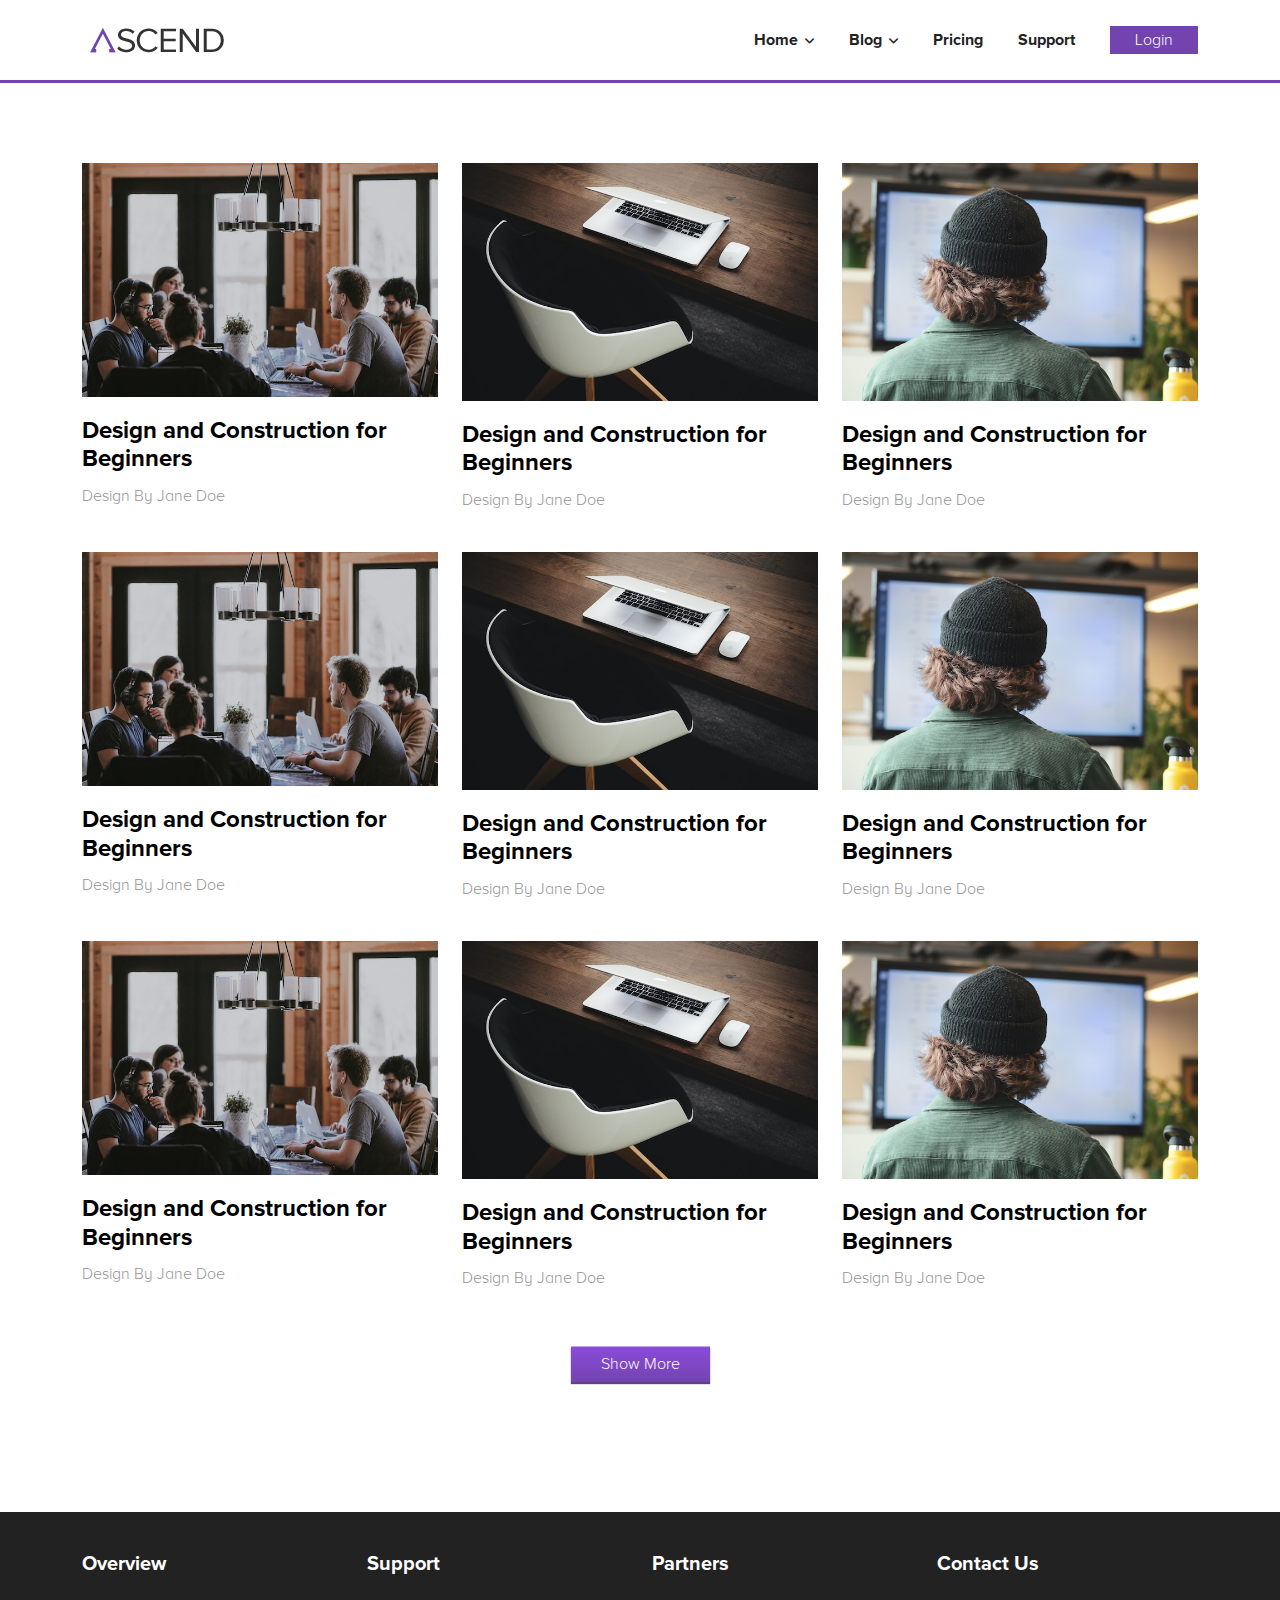
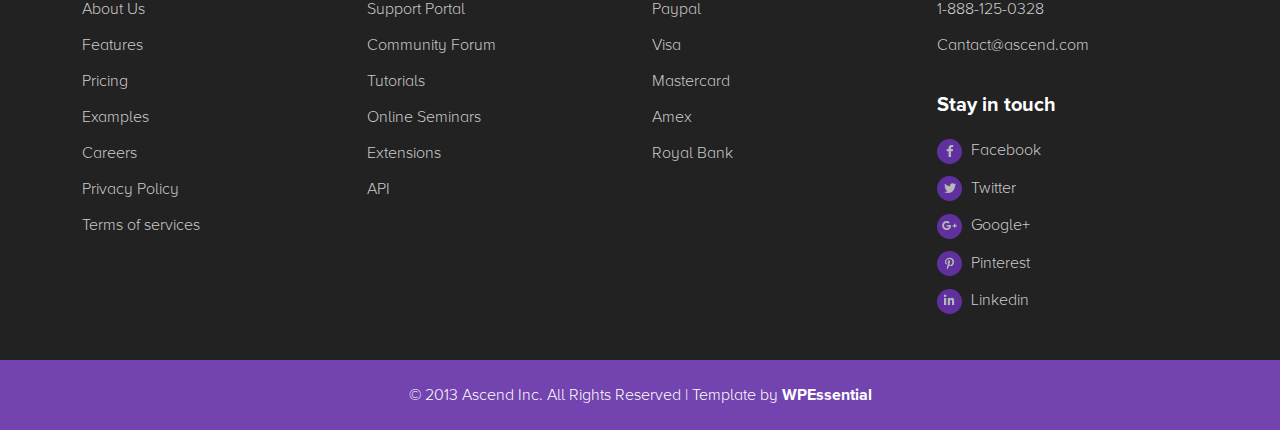
<file: blog.html>
<!DOCTYPE html>
<html lang="en">
<head>
    <meta charset="utf-8">
    <meta http-equiv="X-UA-Compatible" content="IE=edge">
    <title>Ascend</title>
    <meta name="description" content="">
    <meta name="viewport" content="width=device-width, user-scalable=no, initial-scale=1.0, maximum-scale=1.0, minimum-scale=1.0">
    <link rel="stylesheet" href="assets/css/owl.carousel.min.css">
    <link rel="stylesheet" href="assets/css/flex-box.css">
    <link rel="stylesheet" type="text/css" href="assets/css/bootstrap.min.css">
    <link rel="stylesheet" type="text/css" href="assets/css/all.min.css">
    <link rel="stylesheet" href="assets/css/style.css">
    <link rel="stylesheet" type="text/css" href="assets/css/responsive.css">
</head>
<body>
<header class="v2">
    <div class="container">
        <div class="header-wrapper">
            <div class="logo-wrapper logo">
                <h1><a href="index.html"><img src="assets/images/resources/logo.png" alt="Logo"></a></h1>
            </div>
            <div class="menu-wrapper">
                <nav id="nav-links" style="right:-100%;">
                        <ul class="nav-menu">
                            <li class="mega-menu-wrapper"><a href="index.html">Home <i class="caret fa-solid fa-angle-down hidden-sm"></i></a>
                                <div class="mega-menu">
                                        <div class="container">
                                            <div class="row">
                                                <div class="col">
                                                    <div class="mega-menu-item">
                                                        <h4>Home Style</h4>
                                                    
                                                    <ul class="mega-menu-list">
                                                        <li><a href="index.html">Home</a></li>
                                                        <li><a href="blog.html">Blog</a></li>
                                                        <li><a href="#">Courses</a></li>
                                                        <li><a href="#">About</a></li>
                                                    </ul>
                                                </div>
                                            </div>
                                                <div class="col">
                                                    <div class="mega-menu-item">
                                                        <h4>Home Style</h4>
                                                    
                                                    <ul class="mega-menu-list">
                                                        <li><a href="index-dark.html">Home Dark</a></li>
                                                        <li><a href="#">Home style 2</a></li>
                                                        <li><a href="#">Home style 3</a></li>
                                                        <li><a href="#">Home style 4</a></li>
                                                    </ul>
                                                </div>
                                            </div>
                                                <div class="col">
                                                    <div class="mega-menu-item">
                                                        <h4>Home Style</h4>
                                                    
                                                    <ul class="mega-menu-list">
                                                        <li><a href="#">Home style 5</a></li>
                                                        <li><a href="#">Home style 6</a></li>
                                                        <li><a href="#">Home style 7</a></li>
                                                        <li><a href="#">Home style 8</a></li>
                                                    </ul>
                                                </div>
                                            </div>
                                                <div class="col">
                                                    <div class="mega-menu-item">
                                                        <h4>Home Style</h4>
                                                    
                                                    <ul class="mega-menu-list">
                                                        <li><a href="#">Home style 9</a></li>
                                                        <li><a href="#">Home style 10</a></li>
                                                        <li><a href="#">Faq's</a></li>
                                                        <li><a href="#">Contact</a></li>
                                                    </ul>
                                                </div>
                                            </div>
                                            </div>
                                        </div>
                                    </div>
                            </li>
                            <li id="has-children"><a href="#">Blog <i class="fa-solid fa-angle-down caret"></i></a>
                                <ul class="has-children" id="nav-menu-toogle">
    <li><a href="blog.html">Blog list</a></li>
    <li><a href="blog-detail.html">Blog Detail</a></li>
   </ul>
                            </li>
                            <li><a href="#">Pricing</a></li>
                            <li><a href="#">Support</a></li>
                            <li class="login"><a href="#" class="navbar-menu" data-bs-toggle="modal" data-bs-target="#authorize-popup">Login</a></li>
                        </ul>
                        <a href="#" class="res-menu-close d-none" onclick="hideMenu()">
          <i class="fa-solid fa-xmark"></i></a>
                    </nav>
                    <div class="menu-toggle" id="bar">
                    <a class="responsive-menu-trigger d-inline-block" href="#" ><i class="fas fa-bars"></i></a>
                </div>
            </div>
            
        </div>
    </div>
</header>
<div id="authorize-popup" tabindex="-1" aria-labelledby="authorize-popup" class="modal fade" style="display: none;" aria-hidden="true">
    <div class="modal-dialog modal-dialog-centered">
        <div class="modal-content">
            <div class="modal-header"><button type="button" data-bs-dismiss="modal" aria-label="Close" class="btn-close"></button></div>
            <div class="modal-body">
                <div class="modal-title"><h2>Sign Up</h2></div>
                <form>
                    <div class="form-group">
                        <input type="text" placeholder="Username">
                        <input type="email" placeholder="Email Address">
                        <button type="button" class="forgot">Forgot Password?</button>
                        <button type="button" class="theme-btn" >Sign Up</button>
                    </div>
                </form>
            </div>
        </div>
    </div>
</div>
<section class="blog mb-130">
    <div class="container">
        <div class="blog-wrapper">
            <div class="row">
                <div class="col-lg-4 col-md-6">
                    <div class="blog-box">
                        <figure><a href="blog-detail.html"><img src="assets/images/resources/blog-1.jpg" alt="Blog"></a></figure>
                        <div class="blog-content">
                            <h3><a href="blog-detail.html">Design and Construction for Beginners</a></h3>
                            <span class="post-date d-block"><a href="#">Design by Jane doe</a></span>
                        </div>
                    </div>
                </div>
                <div class="col-lg-4 col-md-6">
                    <div class="blog-box">
                        <figure><a href="blog-detail.html"><img src="assets/images/resources/blog-2.jpg" alt="Blog"></a></figure>
                        <div class="blog-content">
                            <h3><a href="blog-detail.html">Design and Construction for Beginners</a></h3>
                            <span class="post-date d-block"><a href="#">Design by Jane doe</a></span>
                        </div>
                    </div>
                </div>
                <div class="col-lg-4 col-md-6">
                    <div class="blog-box">
                        <figure><a href="blog-detail.html"><img src="assets/images/resources/blog-3.jpg" alt="Blog"></a></figure>
                        <div class="blog-content">
                            <h3><a href="blog-detail.html">Design and Construction for Beginners</a></h3>
                            <span class="post-date d-block"><a href="#">Design by Jane doe</a></span>
                        </div>
                    </div>
                </div>
                <div class="col-lg-4 col-md-6">
                    <div class="blog-box">
                        <figure><a href="blog-detail.html"><img src="assets/images/resources/blog-1.jpg" alt="Blog"></a></figure>
                        <div class="blog-content">
                            <h3><a href="blog-detail.html">Design and Construction for Beginners</a></h3>
                            <span class="post-date d-block"><a href="#">Design by Jane doe</a></span>
                        </div>
                    </div>
                </div>
                <div class="col-lg-4 col-md-6">
                    <div class="blog-box">
                        <figure><a href="blog-detail.html"><img src="assets/images/resources/blog-2.jpg" alt="Blog"></a></figure>
                        <div class="blog-content">
                            <h3><a href="blog-detail.html">Design and Construction for Beginners</a></h3>
                            <span class="post-date d-block"><a href="#">Design by Jane doe</a></span>
                        </div>
                    </div>
                </div>
                <div class="col-lg-4 col-md-6">
                    <div class="blog-box">
                        <figure><a href="blog-detail.html"><img src="assets/images/resources/blog-3.jpg" alt="Blog"></a></figure>
                        <div class="blog-content">
                            <h3><a href="blog-detail.html">Design and Construction for Beginners</a></h3>
                            <span class="post-date d-block"><a href="#">Design by Jane doe</a></span>
                        </div>
                    </div>
                </div>
                <div class="col-lg-4 col-md-6">
                    <div class="blog-box">
                        <figure><a href="blog-detail.html"><img src="assets/images/resources/blog-1.jpg" alt="Blog"></a></figure>
                        <div class="blog-content">
                            <h3><a href="blog-detail.html">Design and Construction for Beginners</a></h3>
                            <span class="post-date d-block"><a href="#">Design by Jane doe</a></span>
                        </div>
                    </div>
                </div>
                <div class="col-lg-4 col-md-6">
                    <div class="blog-box">
                        <figure><a href="blog-detail.html"><img src="assets/images/resources/blog-2.jpg" alt="Blog"></a></figure>
                        <div class="blog-content">
                            <h3><a href="blog-detail.html">Design and Construction for Beginners</a></h3>
                            <span class="post-date d-block"><a href="#">Design by Jane doe</a></span>
                        </div>
                    </div>
                </div>
                <div class="col-lg-4 col-md-6">
                    <div class="blog-box">
                        <figure><a href="blog-detail.html"><img src="assets/images/resources/blog-3.jpg" alt="Blog"></a></figure>
                        <div class="blog-content">
                            <h3><a href="blog-detail.html">Design and Construction for Beginners</a></h3>
                            <span class="post-date d-block"><a href="#">Design by Jane doe</a></span>
                        </div>
                    </div>
                </div>
            </div>
            <div class="blog-button text-center mt-3">
                <a href="blog-detail.html" class="theme-btn">Show More</a>
            </div>
        </div>
    </div>
</section>



<footer>
    <div class="container">
        <div class="ft-wrapper">
            <div class="row">
                <div class="col-lg-3 col-md-3 col-sm-6">
                    <div class="widget">
                        <h3>Overview</h3>
                        <ul>
                            <li><a href="#">About Us</a></li>
                            <li><a href="#">Features</a></li>
                            <li><a href="#">Pricing</a></li>
                            <li><a href="#">Examples</a></li>
                            <li><a href="#">Careers</a></li>
                            <li><a href="#">Privacy Policy</a></li>
                            <li><a href="#">Terms of services</a></li>                 
                        </ul>
                    </div>
                </div>
                <div class="col-lg-3 col-md-3 col-sm-6">
                    <div class="widget">
                        <h3>Support</h3>
                        <ul>
                            <li><a href="#">Support Portal</a></li>
                            <li><a href="#">Community Forum</a></li>
                            <li><a href="#">Tutorials</a></li>
                            <li><a href="#">Online Seminars</a></li>
                            <li><a href="#">Extensions</a></li>
                            <li><a href="#">API</a></li>                   
                        </ul>
                    </div>
                </div>
                <div class="col-lg-3 col-md-3 col-sm-6">
                    <div class="widget">
                        <h3>Partners</h3>
                        <ul>
                            <li><a href="#">Paypal</a></li>
                            <li><a href="#">Visa</a></li>
                            <li><a href="#">Mastercard</a></li>
                            <li><a href="#">Amex</a></li>
                            <li><a href="#">Royal Bank</a></li>                
                        </ul>
                    </div>
                </div>
                <div class="col-lg-3 col-md-3 col-sm-6">
                    <div class="widget">
                        <h3>Contact Us</h3>
                        <ul>
                            <li><a href="#">1-888-125-0328</a></li>
                            <li><a href="mailto:info@example.com">Cantact@ascend.com</a></li>                  
                        </ul>
                    </div>
                    <div class="widget social">
                        <h3>Stay in touch</h3>
                        <ul class="social-icons">
                            <li><a href="#"><i class="fa-brands fa-facebook-f"></i> Facebook</a></li>
                            <li><a href="#"><i class="fa-brands fa-twitter"></i> Twitter</a></li>
                            <li><a href="#"><i class="fa-brands fa-google-plus-g"></i> Google+</a></li>
                            <li><a href="#"><i class="fa-brands fa-pinterest-p"></i> Pinterest</a></li>
                            <li><a href="#"><i class="fa-brands fa-linkedin-in"></i> Linkedin</a></li>
                        </ul>
                    </div>
                </div>
            </div>
            
        </div>

    </div>
    <div class="copyright-wrapper">
        <div class="container">
                <div class="rights">
                    <p>© 2013 Ascend Inc. All Rights Reserved | Template by <a href="#">WPEssential</a></p>
                </div>
            </div>
        </div>
</footer>

<script src="https://code.jquery.com/jquery-1.12.4.min.js"></script>
<script src="assets/js/bootstrap.bundle.min.js"></script>
<script src="assets/js/owl.carousel.min.js"></script>
<script src="assets/js/flex-box.js"></script>
<script src="assets/js/custom-script.js"></script>
</body>
</html>
</file>
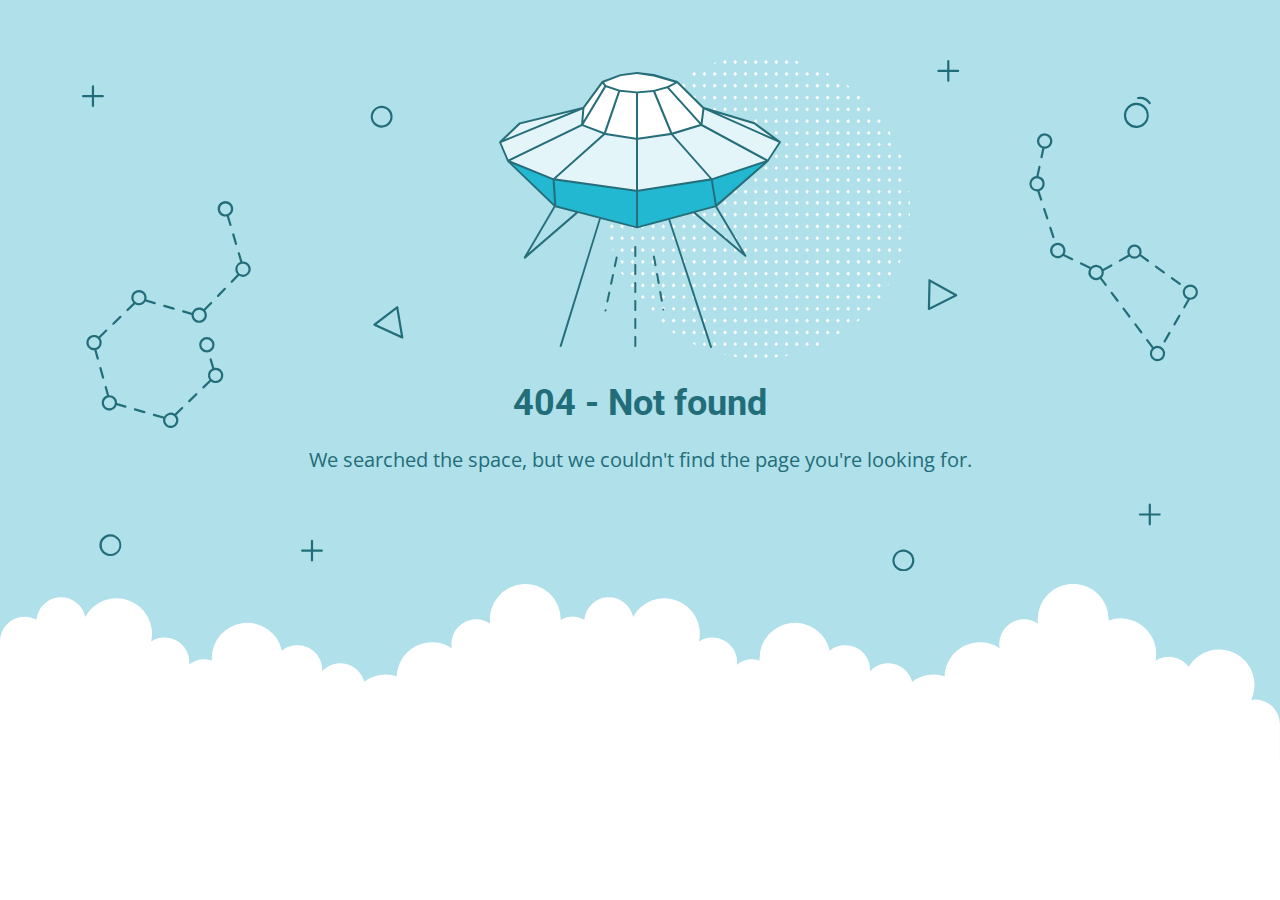
<file: assets/webfonts/fa-v4compatibility-2.html>
<!DOCTYPE html>
<html lang="en">
<head>
    <meta charset="utf-8" />
    <meta name="viewport" content="width=device-width, initial-scale=1.0">
    <meta http-equiv="cache-control" content="no-store,max-age=0" />
    <meta name="robots" content="noindex" />
    <title>404 - Not found</title>
    <link href="https://fonts.googleapis.com/css?family=Open+Sans:400,700%7CRoboto:400,700" rel="stylesheet">
<style>
    * {
        box-sizing: border-box;
        -moz-box-sizing: border-box;
        -webkit-tap-highlight-color: transparent;
    }
    body {
        margin: 0;
        padding: 0;
        height: 100%;
        -webkit-text-size-adjust: 100%;
    }
    .fit-wide {
        position: relative;
        overflow: hidden;
        max-width: 1240px;
        margin: 0 auto;
        padding-top: 60px;
        padding-bottom: 60px;
        padding-left: 20px;
        padding-right: 20px;
    }
    .background-wrap { position: relative; }
    .background-wrap.cloud-blue { background-color: #b0e0e9; }
    .background-wrap.white { background-color: #fff; }
    .title { 
        position: relative; 
        text-align: center;
        margin: 20px auto 10px;
    }
    .title--regular { font-family: 'Roboto', Arial, sans-serif; }
    .title--size-large { font-size: 36px; line-height: 46px; }
    .title--size-semimedium { font-size: 20px; line-height: 28px; }
    .title--weight-normal { font-weight: 400; }
    .title--weight-bold { font-weight: 700; }
    .title--subtitle { 
        padding-bottom: 40px; 
        font-family: 'Open Sans', Arial ,sans-serif; 
        text-align: center;
    }
    .error h1,
    .error p { color: #226d7a; }
    .error--bg__cover {
        position: absolute;
        left: 0;
        right: 0;
        width: 90%;
        margin: 0 auto;
    }
    .error--shape__clouds svg {
        display: block;
    }
    .abstract-half-dot--circle {
        z-index: 0;
        position: absolute;
        left: 15em;
        right: 0;
        width: 300px;
        height: 300px;
        margin: 0 auto;
    }
    .icon-graphic {
        z-index: 1;
        position: relative;
        width: 300px;
        height: 300px;
        margin: 0 auto;
    }
    @media screen and (max-width: 767px) {
        .error--bg__cover { display: none; }
        .abstract-half-dot--circle { left: 0; }
    }
</style>
</head>
<body>
    <div id="container">
        <section class="error content background-wrap cloud-blue">
            <div class="fit-wide">
                <div class="error--bg__cover">
                    <svg id="acce7670-904f-4f8c-b867-68138c2f8c06" data-name="Layer 1" xmlns="http://www.w3.org/2000/svg" viewBox="0 0 1019 467"><title>404_bg</title><path d="M962.794,62.029a11.471,11.471,0,0,1-.656-22.923h0a11.471,11.471,0,0,1,1.327,22.9C963.24,62.023,963.017,62.029,962.794,62.029ZM962.253,41.1a9.47,9.47,0,1,0,10,8.906,9.481,9.481,0,0,0-10-8.906Z" fill="#1e6d7a"/><path d="M974.934,40.4a1,1,0,0,1-.836-.45,10.049,10.049,0,0,0-9.688-4.276A1,1,0,0,1,964.1,33.7a11.952,11.952,0,0,1,11.67,5.153,1,1,0,0,1-.834,1.549Z" fill="#1e6d7a"/><path d="M273.605,61.8a9.971,9.971,0,0,1-7.251-3.106h0a10.012,10.012,0,1,1,7.251,3.106Zm0-17.991a8,8,0,0,0-5.8,13.507h0a8,8,0,1,0,5.8-13.507Z" fill="#226d7a"/><path d="M26.007,453q-.131,0-.261,0a10.019,10.019,0,1,1,.261,0ZM26,435a8.042,8.042,0,1,0,.208,0C26.134,435,26.064,435,26,435Z" fill="#226d7a"/><path d="M750.007,467q-.13,0-.261,0a9.933,9.933,0,0,1-6.994-3.108h0a10,10,0,1,1,7.255,3.11Zm-.013-18a8,8,0,0,0-5.793,13.511h0a8,8,0,1,0,6-13.509C750.134,449,750.063,449,749.994,449Z" fill="#226d7a"/><path d="M292.416,254.312a1.013,1.013,0,0,1-.417-.09L266.634,242.6a1,1,0,0,1-.191-1.7L287.2,225a1,1,0,0,1,1.594.629l4.607,27.516a1,1,0,0,1-.986,1.165Zm-23.437-12.835,22.139,10.141L287.1,227.6Z" fill="#226d7a"/><path d="M773.316,228.33a1,1,0,0,1-1-1.022l.571-26.14a1,1,0,0,1,1.487-.851l24.356,13.607a1,1,0,0,1-.038,1.767l-24.926,12.532A1.006,1.006,0,0,1,773.316,228.33Zm1.535-25.456-.5,22.815,21.756-10.938Z" fill="#226d7a"/><path d="M136.509,150.348l-2.39-8.09a7.115,7.115,0,1,0-1.9.629l2.372,8.028a1,1,0,0,0,.959.717,1,1,0,0,0,.959-1.284ZM126,136a5,5,0,1,1,5,5A5.006,5.006,0,0,1,126,136Z" fill="#226d7a"/><path d="M137.141,159.545l2.55,8.632a1,1,0,0,0,.959.717,1.037,1.037,0,0,0,.284-.041,1,1,0,0,0,.675-1.243l-2.55-8.631a1,1,0,0,0-1.918.566Z" fill="#226d7a"/><path d="M129.751,208.226l-6.265,6.461a1,1,0,0,0,1.436,1.393l6.265-6.461a1,1,0,0,0-1.436-1.393Z" fill="#226d7a"/><path d="M92.076,230.463l7.936,2.293c0,.082-.012.162-.012.244a7,7,0,1,0,12.587-4.2l6.07-6.259a1,1,0,1,0-1.436-1.393l-6.052,6.242a6.978,6.978,0,0,0-10.8,3.386l-7.737-2.235a1,1,0,0,0-.555,1.922ZM107,228a5,5,0,1,1-5,5A5.006,5.006,0,0,1,107,228Z" fill="#226d7a"/><path d="M74.783,225.467l8.647,2.5a.989.989,0,0,0,.278.04,1,1,0,0,0,.276-1.962l-8.646-2.5a1,1,0,0,0-.555,1.922Z" fill="#226d7a"/><path d="M28.617,241.8a1,1,0,0,0,.7-.282l6.461-6.266a1,1,0,0,0-1.393-1.436l-6.461,6.266a1,1,0,0,0,.7,1.718Z" fill="#226d7a"/><path d="M19.257,291.006a1,1,0,0,0,.964-1.269L17.8,281.069a1,1,0,0,0-1.927.537l2.419,8.668A1,1,0,0,0,19.257,291.006Z" fill="#226d7a"/><path d="M13.216,264.635a6.979,6.979,0,0,0,3.394-10.8l6.242-6.052a1,1,0,1,0-1.393-1.435L15.2,252.413A7,7,0,1,0,11,265c.08,0,.158-.009.237-.012l2.219,7.95a1,1,0,0,0,1.927-.538ZM6,258a5,5,0,1,1,5,5A5.006,5.006,0,0,1,6,258Z" fill="#226d7a"/><path d="M39.924,315.537l-7.936-2.293c0-.082.012-.162.012-.244a7.008,7.008,0,0,0-7-7c-.08,0-.158.009-.237.012l-2.123-7.606a1,1,0,0,0-1.927.537l2.072,7.422a7,7,0,1,0,8.847,8.859l7.737,2.235a1.025,1.025,0,0,0,.278.039,1,1,0,0,0,.277-1.961ZM25,318a5,5,0,1,1,5-5A5.006,5.006,0,0,1,25,318Z" fill="#226d7a"/><path d="M57.217,320.532l-8.647-2.5a1,1,0,1,0-.554,1.922l8.646,2.5a1.03,1.03,0,0,0,.278.039,1,1,0,0,0,.277-1.961Z" fill="#226d7a"/><path d="M90.765,317.017,84.592,323a6.975,6.975,0,0,0-9.76,2.693.984.984,0,0,0-.323-.168l-8.646-2.5a1,1,0,0,0-.554,1.922l8.646,2.5a1,1,0,0,0,.216.031,7,7,0,1,0,11.98-3.2l6.006-5.825a1,1,0,1,0-1.392-1.435ZM81,334a5,5,0,1,1,5-5A5.006,5.006,0,0,1,81,334Z" fill="#226d7a"/><path d="M103.687,304.486l-6.461,6.266a1,1,0,0,0,1.393,1.436l6.461-6.266a1,1,0,0,0-1.393-1.436Z" fill="#226d7a"/><path d="M147,184c-.182,0-.361.014-.54.027l-2.3-7.786a1,1,0,1,0-1.918.567l2.263,7.66a6.977,6.977,0,0,0-2.643,11.269l-5.845,6.028a1,1,0,1,0,1.436,1.392L143.419,197A7,7,0,1,0,147,184Zm0,12a4.995,4.995,0,0,1-1.121-9.863,1.033,1.033,0,0,0,.155-.022c.015,0,.025-.016.04-.021A5,5,0,1,1,147,196Z" fill="#226d7a"/><path d="M52,224a7,7,0,0,0,5.984-3.386l8.153,2.356a1.025,1.025,0,0,0,.278.039,1,1,0,0,0,.276-1.961l-7.924-2.29a7,7,0,1,0-11.918,2.965l-6.006,5.824a1,1,0,1,0,1.392,1.436L48.408,223A6.952,6.952,0,0,0,52,224Zm0-12a5,5,0,1,1-5,5A5.006,5.006,0,0,1,52,212Z" fill="#226d7a"/><path d="M122,281a6.984,6.984,0,0,0-1.218.113l-2.362-8.03a1,1,0,0,0-1.919.564l2.381,8.1a6.972,6.972,0,0,0-2.492,10.427l-6.242,6.052a1,1,0,0,0,1.393,1.435l6.259-6.069A7,7,0,1,0,122,281Zm0,12a5,5,0,1,1,5-5A5.006,5.006,0,0,1,122,293Z" fill="#226d7a"/><path d="M121,260a7,7,0,1,0-7,7A7.008,7.008,0,0,0,121,260Zm-12,0a5,5,0,1,1,5,5A5.006,5.006,0,0,1,109,260Z" fill="#226d7a"/><path d="M886.983,162.773a1,1,0,0,0,.951-1.311l-2.8-8.555a1,1,0,0,0-1.9.621l2.8,8.555A1,1,0,0,0,886.983,162.773Z" fill="#226d7a"/><path d="M879.544,135.8a1,1,0,1,0-1.9.621l2.795,8.555a1,1,0,0,0,.951.69,1,1,0,0,0,.95-1.311Z" fill="#226d7a"/><path d="M904.543,181l-7.442-3.582a7.032,7.032,0,1,0-1.252,1.616l7.827,3.768a.981.981,0,0,0,.432.1,1,1,0,0,0,.435-1.9ZM891,179a5,5,0,1,1,5-5A5.006,5.006,0,0,1,891,179Z" fill="#226d7a"/><path d="M956.292,179.469a6.477,6.477,0,0,0,9.659-.268l6.739,4.9a1,1,0,1,0,1.176-1.617L967,177.492a6.5,6.5,0,1,0-11.811.4,1.064,1.064,0,0,0-.121.039l-7.852,4.4a1,1,0,0,0,.976,1.745l7.853-4.4A.985.985,0,0,0,956.292,179.469ZM961,170.5a4.5,4.5,0,1,1-4.5,4.5A4.505,4.505,0,0,1,961,170.5Z" fill="#226d7a"/><path d="M987.248,194.689a1,1,0,1,0,1.176-1.617l-7.278-5.294a1,1,0,0,0-1.176,1.618Z" fill="#226d7a"/><path d="M995.7,198.366a1,1,0,0,0-1.176,1.617l7.28,5.293a.986.986,0,0,0,.587.192,1,1,0,0,0,.588-1.809Z" fill="#226d7a"/><path d="M1002.5,232.72a1,1,0,0,0-1.366.365l-4.5,7.793a1,1,0,1,0,1.732,1l4.5-7.792A1,1,0,0,0,1002.5,232.72Z" fill="#226d7a"/><path d="M993.49,248.305a1,1,0,0,0-1.366.366l-4.5,7.793a1,1,0,0,0,1.733,1l4.5-7.793A1,1,0,0,0,993.49,248.305Z" fill="#226d7a"/><path d="M951.8,226.4a1,1,0,0,0-1.6,1.2l5.4,7.2a1,1,0,1,0,1.6-1.2Z" fill="#226d7a"/><path d="M962.6,240.8A1,1,0,0,0,961,242l5.4,7.2A1,1,0,0,0,968,248Z" fill="#226d7a"/><path d="M931.091,198.789a6.943,6.943,0,0,0,1.777-6.129l7.473-4.185a1,1,0,1,0-.977-1.745l-7.172,4.016a6.988,6.988,0,0,0-11.127-1.7.981.981,0,0,0-.3-.23l-8.11-3.9a1,1,0,1,0-.867,1.8l8.1,3.9a6.988,6.988,0,0,0,9.645,9.428L934,206a1,1,0,0,0,1.6-1.2ZM921,194a5,5,0,1,1,5,5A5.006,5.006,0,0,1,921,194Z" fill="#226d7a"/><path d="M941,212a1,1,0,0,0-1.6,1.2l5.4,7.2a1,1,0,1,0,1.6-1.2Z" fill="#226d7a"/><path d="M876.837,80.654l-1.7,7.937a1,1,0,0,0,.767,1.187,1.029,1.029,0,0,0,.211.022,1,1,0,0,0,.977-.79l1.718-8.02c.064,0,.126.01.19.01a7.013,7.013,0,1,0-2.163-.346ZM879,69a5,5,0,1,1-5,5A5.006,5.006,0,0,1,879,69Z" fill="#226d7a"/><path d="M879,113a7.012,7.012,0,0,0-5.58-6.855l1.786-8.335a1,1,0,0,0-1.955-.419L871.4,106.03A7,7,0,0,0,872,120c.091,0,.18-.01.271-.014l2.576,7.879a1,1,0,0,0,.95.69.985.985,0,0,0,.31-.05,1,1,0,0,0,.64-1.261l-2.492-7.624A7.007,7.007,0,0,0,879,113Zm-7,5a5,5,0,1,1,5-5A5.006,5.006,0,0,1,872,118Z" fill="#226d7a"/><path d="M1012,205a7,7,0,0,0-2.469,13.542l-3.9,6.75a1,1,0,1,0,1.732,1l4.227-7.314c.136.008.271.021.41.021a7,7,0,0,0,0-14Zm0,12a5,5,0,1,1,5-5A5.006,5.006,0,0,1,1012,217Z" fill="#226d7a"/><path d="M982,261a6.941,6.941,0,0,0-3.527.964L973.4,255.2a1,1,0,1,0-1.6,1.2l5.109,6.812A6.99,6.99,0,1,0,982,261Zm0,12a5,5,0,1,1,5-5A5.006,5.006,0,0,1,982,273Z" fill="#226d7a"/><path d="M19,32H11V24a1,1,0,0,0-2,0v8H1a1,1,0,0,0,0,2H9v8a1,1,0,0,0,2,0V34h8a1,1,0,0,0,0-2Z" fill="#206d7a"/><path d="M219,447h-8v-8a1,1,0,0,0-2,0v8h-8a1,1,0,0,0,0,2h8v8a1,1,0,0,0,2,0v-8h8a1,1,0,0,0,0-2Z" fill="#206d7a"/><path d="M984,414h-8v-8a1,1,0,0,0-2,0v8h-8a1,1,0,0,0,0,2h8v8a1,1,0,0,0,2,0v-8h8a1,1,0,0,0,0-2Z" fill="#206d7a"/><path d="M800,9h-8V1a1,1,0,0,0-2,0V9h-8a1,1,0,0,0,0,2h8v8a1,1,0,0,0,2,0V11h8a1,1,0,0,0,0-2Z" fill="#206d7a"/></svg>
                </div>
                <div>
                    <div class="abstract-half-dot--circle">
                        <svg id="a57f7293-9654-4013-9c82-7cad22fc3689" data-name="Layer 1" xmlns="http://www.w3.org/2000/svg" viewBox="0 0 300 298.181"><title>circle_dots</title><polygon points="145.742 133.848 147.581 131.734 145.742 129.621 143.904 131.734 145.742 133.848" fill="#fff"/><polygon points="145.742 122.041 147.581 119.928 145.742 117.814 143.904 119.928 145.742 122.041" fill="#fff"/><polygon points="145.742 110.235 147.581 108.122 145.742 106.008 143.904 108.122 145.742 110.235" fill="#fff"/><polygon points="145.742 98.429 147.581 96.316 145.742 94.202 143.904 96.316 145.742 98.429" fill="#fff"/><polygon points="145.742 86.624 147.581 84.51 145.742 82.396 143.904 84.51 145.742 86.624" fill="#fff"/><polygon points="156.015 129.621 154.177 131.734 156.015 133.848 157.854 131.734 156.015 129.621" fill="#fff"/><polygon points="156.015 117.814 154.177 119.928 156.015 122.041 157.854 119.928 156.015 117.814" fill="#fff"/><polygon points="156.015 106.008 154.177 108.122 156.015 110.235 157.854 108.122 156.015 106.008" fill="#fff"/><polygon points="156.015 94.202 154.177 96.316 156.015 98.429 157.854 96.316 156.015 94.202" fill="#fff"/><polygon points="156.015 82.396 154.177 84.51 156.015 86.624 157.854 84.51 156.015 82.396" fill="#fff"/><polygon points="166.288 129.621 164.45 131.734 166.288 133.848 168.13 131.734 166.288 129.621" fill="#fff"/><polygon points="166.288 117.814 164.45 119.928 166.288 122.041 168.13 119.928 166.288 117.814" fill="#fff"/><polygon points="166.288 106.008 164.45 108.122 166.288 110.235 168.13 108.122 166.288 106.008" fill="#fff"/><polygon points="166.288 94.202 164.45 96.316 166.288 98.429 168.13 96.316 166.288 94.202" fill="#fff"/><polygon points="168.128 84.51 166.288 82.396 164.45 84.51 166.288 86.624 168.128 84.51" fill="#fff"/><polygon points="176.563 129.621 174.724 131.734 176.563 133.848 178.401 131.734 176.563 129.621" fill="#fff"/><polygon points="176.563 117.814 174.724 119.928 176.563 122.041 178.401 119.928 176.563 117.814" fill="#fff"/><polygon points="176.563 106.008 174.724 108.122 176.563 110.235 178.401 108.122 176.563 106.008" fill="#fff"/><polygon points="176.563 94.202 174.724 96.316 176.563 98.429 178.401 96.316 176.563 94.202" fill="#fff"/><polygon points="176.563 82.396 174.724 84.51 176.563 86.624 178.401 84.51 176.563 82.396" fill="#fff"/><polygon points="186.835 129.621 184.997 131.734 186.835 133.848 188.674 131.734 186.835 129.621" fill="#fff"/><polygon points="186.835 117.814 184.997 119.928 186.835 122.041 188.674 119.928 186.835 117.814" fill="#fff"/><polygon points="186.835 106.008 184.997 108.122 186.835 110.235 188.674 108.122 186.835 106.008" fill="#fff"/><polygon points="186.835 94.202 184.997 96.316 186.835 98.429 188.674 96.316 186.835 94.202" fill="#fff"/><polygon points="186.835 82.396 184.997 84.51 186.835 86.624 188.674 84.51 186.835 82.396" fill="#fff"/><polygon points="197.11 129.621 195.268 131.734 197.11 133.848 198.948 131.734 197.11 129.621" fill="#fff"/><polygon points="197.11 117.814 195.268 119.928 197.11 122.041 198.948 119.928 197.11 117.814" fill="#fff"/><polygon points="197.11 106.008 195.268 108.122 197.11 110.235 198.948 108.122 197.11 106.008" fill="#fff"/><polygon points="197.11 94.202 195.268 96.316 197.11 98.429 198.948 96.316 197.11 94.202" fill="#fff"/><polygon points="197.11 82.396 195.27 84.51 197.11 86.624 198.948 84.51 197.11 82.396" fill="#fff"/><polygon points="207.383 129.621 205.545 131.734 207.383 133.848 209.221 131.734 207.383 129.621" fill="#fff"/><polygon points="207.383 117.814 205.545 119.928 207.383 122.041 209.221 119.928 207.383 117.814" fill="#fff"/><polygon points="207.383 106.008 205.545 108.122 207.383 110.235 209.221 108.122 207.383 106.008" fill="#fff"/><polygon points="207.383 94.202 205.545 96.316 207.383 98.429 209.221 96.316 207.383 94.202" fill="#fff"/><polygon points="207.383 82.396 205.545 84.51 207.383 86.624 209.221 84.51 207.383 82.396" fill="#fff"/><polygon points="217.656 129.621 215.817 131.734 217.656 133.848 219.497 131.734 217.656 129.621" fill="#fff"/><polygon points="217.656 117.814 215.817 119.928 217.656 122.041 219.497 119.928 217.656 117.814" fill="#fff"/><polygon points="217.656 106.008 215.817 108.122 217.656 110.235 219.497 108.122 217.656 106.008" fill="#fff"/><polygon points="217.656 94.202 215.817 96.316 217.656 98.429 219.497 96.316 217.656 94.202" fill="#fff"/><polygon points="219.496 84.51 217.656 82.396 215.817 84.51 217.656 86.624 219.496 84.51" fill="#fff"/><polygon points="227.93 129.621 226.092 131.734 227.93 133.848 229.769 131.734 227.93 129.621" fill="#fff"/><polygon points="227.93 117.814 226.092 119.928 227.93 122.041 229.769 119.928 227.93 117.814" fill="#fff"/><polygon points="227.93 106.008 226.092 108.122 227.93 110.235 229.769 108.122 227.93 106.008" fill="#fff"/><polygon points="227.93 94.202 226.092 96.316 227.93 98.429 229.769 96.316 227.93 94.202" fill="#fff"/><polygon points="227.93 82.396 226.092 84.51 227.93 86.624 229.769 84.51 227.93 82.396" fill="#fff"/><polygon points="238.203 129.621 236.365 131.734 238.203 133.848 240.042 131.734 238.203 129.621" fill="#fff"/><polygon points="238.203 117.814 236.365 119.928 238.203 122.041 240.042 119.928 238.203 117.814" fill="#fff"/><polygon points="238.203 106.008 236.365 108.122 238.203 110.235 240.042 108.122 238.203 106.008" fill="#fff"/><polygon points="238.203 94.202 236.365 96.316 238.203 98.429 240.042 96.316 238.203 94.202" fill="#fff"/><polygon points="238.203 82.396 236.365 84.51 238.203 86.624 240.042 84.51 238.203 82.396" fill="#fff"/><polygon points="248.478 133.848 250.316 131.734 248.478 129.621 246.636 131.734 248.478 133.848" fill="#fff"/><polygon points="248.478 122.041 250.316 119.928 248.478 117.814 246.636 119.928 248.478 122.041" fill="#fff"/><polygon points="248.478 110.235 250.316 108.122 248.478 106.008 246.636 108.122 248.478 110.235" fill="#fff"/><polygon points="248.478 98.429 250.316 96.316 248.478 94.202 246.636 96.316 248.478 98.429" fill="#fff"/><polygon points="246.638 84.51 248.478 86.624 250.316 84.51 248.478 82.396 246.638 84.51" fill="#fff"/><polygon points="258.751 129.621 256.912 131.734 258.751 133.848 260.589 131.734 258.751 129.621" fill="#fff"/><polygon points="258.751 117.814 256.912 119.928 258.751 122.041 260.589 119.928 258.751 117.814" fill="#fff"/><polygon points="258.751 106.008 256.912 108.122 258.751 110.235 260.589 108.122 258.751 106.008" fill="#fff"/><polygon points="258.751 94.202 256.912 96.316 258.751 98.429 260.589 96.316 258.751 94.202" fill="#fff"/><polygon points="258.751 82.396 256.912 84.51 258.751 86.624 260.589 84.51 258.751 82.396" fill="#fff"/><polygon points="269.023 129.621 267.185 131.734 269.023 133.848 270.865 131.734 269.023 129.621" fill="#fff"/><polygon points="269.023 117.814 267.185 119.928 269.023 122.041 270.865 119.928 269.023 117.814" fill="#fff"/><polygon points="269.023 106.008 267.185 108.122 269.023 110.235 270.865 108.122 269.023 106.008" fill="#fff"/><polygon points="269.023 94.202 267.185 96.316 269.023 98.429 270.865 96.316 269.023 94.202" fill="#fff"/><polygon points="270.863 84.51 269.023 82.396 267.185 84.51 269.023 86.624 270.863 84.51" fill="#fff"/><polygon points="145.742 75.064 147.581 72.95 145.742 70.837 143.904 72.95 145.742 75.064" fill="#fff"/><polygon points="145.742 63.258 147.581 61.144 145.742 59.031 143.904 61.144 145.742 63.258" fill="#fff"/><polygon points="145.742 51.452 147.581 49.338 145.742 47.225 143.904 49.338 145.742 51.452" fill="#fff"/><polygon points="145.742 39.646 147.581 37.532 145.742 35.419 143.904 37.532 145.742 39.646" fill="#fff"/><polygon points="145.742 27.84 147.581 25.726 145.742 23.612 143.904 25.726 145.742 27.84" fill="#fff"/><polygon points="147.581 13.92 145.742 11.806 143.904 13.92 145.742 16.033 147.581 13.92" fill="#fff"/><polygon points="143.904 2.114 145.742 4.227 147.581 2.114 145.742 0 143.904 2.114" fill="#fff"/><polygon points="156.015 70.837 154.177 72.95 156.015 75.064 157.854 72.95 156.015 70.837" fill="#fff"/><polygon points="156.015 59.031 154.177 61.144 156.015 63.258 157.854 61.144 156.015 59.031" fill="#fff"/><polygon points="156.015 47.225 154.177 49.338 156.015 51.452 157.854 49.338 156.015 47.225" fill="#fff"/><polygon points="156.015 35.419 154.177 37.532 156.015 39.646 157.854 37.532 156.015 35.419" fill="#fff"/><polygon points="156.015 23.612 154.177 25.726 156.015 27.84 157.854 25.726 156.015 23.612" fill="#fff"/><polygon points="156.015 11.806 154.177 13.92 156.015 16.033 157.854 13.92 156.015 11.806" fill="#fff"/><polygon points="156.015 0 154.177 2.114 156.015 4.227 157.854 2.114 156.015 0" fill="#fff"/><polygon points="166.288 70.837 164.45 72.95 166.288 75.064 168.13 72.95 166.288 70.837" fill="#fff"/><polygon points="166.288 59.031 164.45 61.144 166.288 63.258 168.13 61.144 166.288 59.031" fill="#fff"/><polygon points="166.288 47.225 164.45 49.338 166.288 51.452 168.13 49.338 166.288 47.225" fill="#fff"/><polygon points="166.288 35.419 164.45 37.532 166.288 39.646 168.13 37.532 166.288 35.419" fill="#fff"/><polygon points="166.288 23.612 164.45 25.726 166.288 27.84 168.13 25.726 166.288 23.612" fill="#fff"/><polygon points="166.288 11.806 164.45 13.92 166.288 16.033 168.13 13.92 166.288 11.806" fill="#fff"/><polygon points="166.288 0 164.45 2.114 166.288 4.227 168.13 2.114 166.288 0" fill="#fff"/><polygon points="176.563 70.837 174.724 72.95 176.563 75.064 178.401 72.95 176.563 70.837" fill="#fff"/><polygon points="176.563 59.031 174.724 61.144 176.563 63.258 178.401 61.144 176.563 59.031" fill="#fff"/><polygon points="176.563 47.225 174.724 49.338 176.563 51.452 178.401 49.338 176.563 47.225" fill="#fff"/><polygon points="176.563 35.419 174.724 37.532 176.563 39.646 178.401 37.532 176.563 35.419" fill="#fff"/><polygon points="176.563 23.612 174.724 25.726 176.563 27.84 178.401 25.726 176.563 23.612" fill="#fff"/><polygon points="176.563 11.806 174.724 13.92 176.563 16.033 178.401 13.92 176.563 11.806" fill="#fff"/><polygon points="176.563 0 174.724 2.114 176.563 4.227 178.401 2.114 176.563 0" fill="#fff"/><polygon points="186.835 70.837 184.997 72.95 186.835 75.064 188.674 72.95 186.835 70.837" fill="#fff"/><polygon points="186.835 59.031 184.997 61.144 186.835 63.258 188.674 61.144 186.835 59.031" fill="#fff"/><polygon points="186.835 47.225 184.997 49.338 186.835 51.452 188.674 49.338 186.835 47.225" fill="#fff"/><polygon points="186.835 35.419 184.997 37.532 186.835 39.646 188.674 37.532 186.835 35.419" fill="#fff"/><polygon points="186.835 23.612 184.997 25.726 186.835 27.84 188.674 25.726 186.835 23.612" fill="#fff"/><polygon points="186.835 11.806 184.997 13.92 186.835 16.033 188.674 13.92 186.835 11.806" fill="#fff"/><path d="M186.835,4.227l1.839-2.113-.31-.356c-.826-.225-1.651-.45-2.483-.661L185,2.114Z" fill="#fff"/><polygon points="197.11 70.837 195.268 72.95 197.11 75.064 198.948 72.95 197.11 70.837" fill="#fff"/><polygon points="197.11 59.031 195.268 61.144 197.11 63.258 198.948 61.144 197.11 59.031" fill="#fff"/><polygon points="197.11 47.225 195.268 49.338 197.11 51.452 198.948 49.338 197.11 47.225" fill="#fff"/><polygon points="197.11 35.419 195.268 37.532 197.11 39.646 198.948 37.532 197.11 35.419" fill="#fff"/><polygon points="197.11 23.612 195.268 25.726 197.11 27.84 198.948 25.726 197.11 23.612" fill="#fff"/><polygon points="197.11 11.806 195.268 13.92 197.11 16.033 198.948 13.92 197.11 11.806" fill="#fff"/><polygon points="207.383 70.837 205.545 72.95 207.383 75.064 209.221 72.95 207.383 70.837" fill="#fff"/><polygon points="207.383 59.031 205.545 61.144 207.383 63.258 209.221 61.144 207.383 59.031" fill="#fff"/><polygon points="207.383 47.225 205.545 49.338 207.383 51.452 209.221 49.338 207.383 47.225" fill="#fff"/><polygon points="207.383 35.419 205.545 37.532 207.383 39.646 209.221 37.532 207.383 35.419" fill="#fff"/><polygon points="207.383 23.612 205.545 25.726 207.383 27.84 209.221 25.726 207.383 23.612" fill="#fff"/><polygon points="207.383 11.806 205.545 13.92 207.383 16.033 209.221 13.92 207.383 11.806" fill="#fff"/><polygon points="217.656 70.837 215.817 72.95 217.656 75.064 219.497 72.95 217.656 70.837" fill="#fff"/><polygon points="217.656 59.031 215.817 61.144 217.656 63.258 219.497 61.144 217.656 59.031" fill="#fff"/><polygon points="217.656 47.225 215.817 49.338 217.656 51.452 219.497 49.338 217.656 47.225" fill="#fff"/><polygon points="217.656 35.419 215.817 37.532 217.656 39.646 219.497 37.532 217.656 35.419" fill="#fff"/><polygon points="217.656 23.612 215.817 25.726 217.656 27.84 219.497 25.726 217.656 23.612" fill="#fff"/><path d="M217.656,16.033l1.753-2.011c-.842-.445-1.685-.887-2.535-1.317l-1.057,1.215Z" fill="#fff"/><polygon points="227.93 70.837 226.092 72.95 227.93 75.064 229.769 72.95 227.93 70.837" fill="#fff"/><polygon points="227.93 59.031 226.092 61.144 227.93 63.258 229.769 61.144 227.93 59.031" fill="#fff"/><polygon points="227.93 47.225 226.092 49.338 227.93 51.452 229.769 49.338 227.93 47.225" fill="#fff"/><polygon points="227.93 35.419 226.092 37.532 227.93 39.646 229.769 37.532 227.93 35.419" fill="#fff"/><polygon points="227.93 23.612 226.092 25.726 227.93 27.84 229.769 25.726 227.93 23.612" fill="#fff"/><polygon points="238.203 70.837 236.365 72.95 238.203 75.064 240.042 72.95 238.203 70.837" fill="#fff"/><polygon points="238.203 59.031 236.365 61.144 238.203 63.258 240.042 61.144 238.203 59.031" fill="#fff"/><polygon points="238.203 47.225 236.365 49.338 238.203 51.452 240.042 49.338 238.203 47.225" fill="#fff"/><polygon points="238.203 35.419 236.365 37.532 238.203 39.646 240.042 37.532 238.203 35.419" fill="#fff"/><path d="M236.365,25.726,238.2,27.84l1.084-1.246c-.744-.555-1.5-1.1-2.25-1.641Z" fill="#fff"/><polygon points="248.478 75.064 250.316 72.95 248.478 70.837 246.636 72.95 248.478 75.064" fill="#fff"/><polygon points="248.478 63.258 250.316 61.144 248.478 59.031 246.636 61.144 248.478 63.258" fill="#fff"/><polygon points="250.316 49.338 248.478 47.225 246.636 49.338 248.478 51.452 250.316 49.338" fill="#fff"/><polygon points="246.636 37.532 248.478 39.646 250.316 37.532 248.478 35.419 246.636 37.532" fill="#fff"/><polygon points="258.751 70.837 256.912 72.95 258.751 75.064 260.589 72.95 258.751 70.837" fill="#fff"/><polygon points="258.751 59.031 256.912 61.144 258.751 63.258 260.589 61.144 258.751 59.031" fill="#fff"/><polygon points="258.751 47.225 256.912 49.338 258.751 51.452 260.589 49.338 258.751 47.225" fill="#fff"/><polygon points="269.023 70.837 267.185 72.95 269.023 75.064 270.865 72.95 269.023 70.837" fill="#fff"/><polygon points="269.023 59.031 267.185 61.144 269.023 63.258 270.865 61.144 269.023 59.031" fill="#fff"/><polygon points="279.445 129.621 277.607 131.734 279.445 133.848 281.284 131.734 279.445 129.621" fill="#fff"/><polygon points="279.445 117.814 277.607 119.928 279.445 122.041 281.284 119.928 279.445 117.814" fill="#fff"/><polygon points="279.445 106.008 277.607 108.122 279.445 110.235 281.284 108.122 279.445 106.008" fill="#fff"/><polygon points="279.445 94.202 277.607 96.316 279.445 98.429 281.284 96.316 279.445 94.202" fill="#fff"/><polygon points="279.445 82.396 277.607 84.51 279.445 86.624 281.284 84.51 279.445 82.396" fill="#fff"/><polygon points="289.718 129.621 287.88 131.734 289.718 133.848 291.56 131.734 289.718 129.621" fill="#fff"/><polygon points="289.718 117.814 287.88 119.928 289.718 122.041 291.56 119.928 289.718 117.814" fill="#fff"/><polygon points="289.718 106.008 287.88 108.122 289.718 110.235 291.56 108.122 289.718 106.008" fill="#fff"/><path d="M287.88,96.316l1.838,2.113,1.515-1.739c-.151-.422-.3-.846-.451-1.267L289.718,94.2Z" fill="#fff"/><path d="M299.092,130.656l-.938,1.078,1.192,1.37Q299.229,131.877,299.092,130.656Z" fill="#fff"/><path d="M279.445,75.064l1.241-1.427q-.721-1.278-1.466-2.541l-1.613,1.854Z" fill="#fff"/><polygon points="1.838 129.621 0 131.734 1.838 133.848 3.677 131.734 1.838 129.621" fill="#fff"/><polygon points="1.838 117.814 0 119.928 1.838 122.041 3.677 119.928 1.838 117.814" fill="#fff"/><path d="M1.838,110.235l1.839-2.113-1.534-1.764q-.456,1.6-.876,3.22Z" fill="#fff"/><polygon points="12.113 129.621 10.271 131.734 12.113 133.848 13.951 131.734 12.113 129.621" fill="#fff"/><polygon points="12.113 117.814 10.271 119.928 12.113 122.041 13.951 119.928 12.113 117.814" fill="#fff"/><polygon points="12.113 106.008 10.271 108.122 12.113 110.235 13.951 108.122 12.113 106.008" fill="#fff"/><polygon points="12.113 94.202 10.271 96.316 12.113 98.429 13.951 96.316 12.113 94.202" fill="#fff"/><polygon points="12.113 82.396 10.273 84.51 12.113 86.624 13.951 84.51 12.113 82.396" fill="#fff"/><polygon points="22.533 129.621 20.695 131.734 22.533 133.848 24.371 131.734 22.533 129.621" fill="#fff"/><polygon points="22.533 117.814 20.695 119.928 22.533 122.041 24.371 119.928 22.533 117.814" fill="#fff"/><polygon points="22.533 106.008 20.695 108.122 22.533 110.235 24.371 108.122 22.533 106.008" fill="#fff"/><polygon points="22.533 94.202 20.695 96.316 22.533 98.429 24.371 96.316 22.533 94.202" fill="#fff"/><polygon points="22.533 82.396 20.695 84.51 22.533 86.624 24.371 84.51 22.533 82.396" fill="#fff"/><polygon points="32.808 129.621 30.966 131.734 32.808 133.848 34.646 131.734 32.808 129.621" fill="#fff"/><polygon points="32.808 117.814 30.966 119.928 32.808 122.041 34.646 119.928 32.808 117.814" fill="#fff"/><polygon points="32.808 106.008 30.966 108.122 32.808 110.235 34.646 108.122 32.808 106.008" fill="#fff"/><polygon points="32.808 94.202 30.966 96.316 32.808 98.429 34.646 96.316 32.808 94.202" fill="#fff"/><polygon points="32.808 82.396 30.968 84.51 32.808 86.624 34.646 84.51 32.808 82.396" fill="#fff"/><polygon points="43.08 129.621 41.242 131.734 43.08 133.848 44.919 131.734 43.08 129.621" fill="#fff"/><polygon points="43.08 117.814 41.242 119.928 43.08 122.041 44.919 119.928 43.08 117.814" fill="#fff"/><polygon points="43.08 106.008 41.242 108.122 43.08 110.235 44.919 108.122 43.08 106.008" fill="#fff"/><polygon points="43.08 94.202 41.242 96.316 43.08 98.429 44.919 96.316 43.08 94.202" fill="#fff"/><polygon points="43.08 82.396 41.242 84.51 43.08 86.624 44.919 84.51 43.08 82.396" fill="#fff"/><polygon points="53.353 129.621 51.515 131.734 53.353 133.848 55.195 131.734 53.353 129.621" fill="#fff"/><polygon points="53.353 117.814 51.515 119.928 53.353 122.041 55.195 119.928 53.353 117.814" fill="#fff"/><polygon points="53.353 106.008 51.515 108.122 53.353 110.235 55.195 108.122 53.353 106.008" fill="#fff"/><polygon points="53.353 94.202 51.515 96.316 53.353 98.429 55.195 96.316 53.353 94.202" fill="#fff"/><polygon points="55.193 84.51 53.353 82.396 51.515 84.51 53.353 86.624 55.193 84.51" fill="#fff"/><polygon points="63.628 129.621 61.789 131.734 63.628 133.848 65.466 131.734 63.628 129.621" fill="#fff"/><polygon points="63.628 117.814 61.789 119.928 63.628 122.041 65.466 119.928 63.628 117.814" fill="#fff"/><polygon points="63.628 106.008 61.789 108.122 63.628 110.235 65.466 108.122 63.628 106.008" fill="#fff"/><polygon points="63.628 94.202 61.789 96.316 63.628 98.429 65.466 96.316 63.628 94.202" fill="#fff"/><polygon points="63.628 82.396 61.789 84.51 63.628 86.624 65.466 84.51 63.628 82.396" fill="#fff"/><polygon points="73.901 129.621 72.062 131.734 73.901 133.848 75.739 131.734 73.901 129.621" fill="#fff"/><polygon points="73.901 117.814 72.062 119.928 73.901 122.041 75.739 119.928 73.901 117.814" fill="#fff"/><polygon points="73.901 106.008 72.062 108.122 73.901 110.235 75.739 108.122 73.901 106.008" fill="#fff"/><polygon points="73.901 94.202 72.062 96.316 73.901 98.429 75.739 96.316 73.901 94.202" fill="#fff"/><polygon points="73.901 82.396 72.062 84.51 73.901 86.624 75.739 84.51 73.901 82.396" fill="#fff"/><polygon points="84.174 129.621 82.335 131.734 84.174 133.848 86.015 131.734 84.174 129.621" fill="#fff"/><polygon points="84.174 117.814 82.335 119.928 84.174 122.041 86.015 119.928 84.174 117.814" fill="#fff"/><polygon points="84.174 106.008 82.335 108.122 84.174 110.235 86.015 108.122 84.174 106.008" fill="#fff"/><polygon points="84.174 94.202 82.335 96.316 84.174 98.429 86.015 96.316 84.174 94.202" fill="#fff"/><polygon points="86.014 84.51 84.174 82.396 82.335 84.51 84.174 86.624 86.014 84.51" fill="#fff"/><polygon points="94.448 129.621 92.61 131.734 94.448 133.848 96.286 131.734 94.448 129.621" fill="#fff"/><polygon points="94.448 117.814 92.61 119.928 94.448 122.041 96.286 119.928 94.448 117.814" fill="#fff"/><polygon points="94.448 106.008 92.61 108.122 94.448 110.235 96.286 108.122 94.448 106.008" fill="#fff"/><polygon points="94.448 94.202 92.61 96.316 94.448 98.429 96.286 96.316 94.448 94.202" fill="#fff"/><polygon points="94.448 82.396 92.61 84.51 94.448 86.624 96.286 84.51 94.448 82.396" fill="#fff"/><polygon points="104.721 129.621 102.883 131.734 104.721 133.848 106.559 131.734 104.721 129.621" fill="#fff"/><polygon points="104.721 117.814 102.883 119.928 104.721 122.041 106.559 119.928 104.721 117.814" fill="#fff"/><polygon points="104.721 106.008 102.883 108.122 104.721 110.235 106.559 108.122 104.721 106.008" fill="#fff"/><polygon points="104.721 94.202 102.883 96.316 104.721 98.429 106.559 96.316 104.721 94.202" fill="#fff"/><polygon points="104.721 82.396 102.883 84.51 104.721 86.624 106.559 84.51 104.721 82.396" fill="#fff"/><polygon points="114.996 129.621 113.154 131.734 114.996 133.848 116.834 131.734 114.996 129.621" fill="#fff"/><polygon points="114.996 117.814 113.154 119.928 114.996 122.041 116.834 119.928 114.996 117.814" fill="#fff"/><polygon points="114.996 106.008 113.154 108.122 114.996 110.235 116.834 108.122 114.996 106.008" fill="#fff"/><polygon points="114.996 94.202 113.154 96.316 114.996 98.429 116.834 96.316 114.996 94.202" fill="#fff"/><polygon points="114.996 82.396 113.156 84.51 114.996 86.624 116.834 84.51 114.996 82.396" fill="#fff"/><polygon points="125.268 133.848 127.107 131.734 125.268 129.621 123.43 131.734 125.268 133.848" fill="#fff"/><polygon points="125.268 122.041 127.107 119.928 125.268 117.814 123.43 119.928 125.268 122.041" fill="#fff"/><polygon points="125.268 110.235 127.107 108.122 125.268 106.008 123.43 108.122 125.268 110.235" fill="#fff"/><polygon points="125.268 98.429 127.107 96.316 125.268 94.202 123.43 96.316 125.268 98.429" fill="#fff"/><polygon points="125.268 86.624 127.107 84.51 125.268 82.396 123.43 84.51 125.268 86.624" fill="#fff"/><polygon points="135.541 133.848 137.383 131.734 135.541 129.621 133.703 131.734 135.541 133.848" fill="#fff"/><polygon points="135.541 122.041 137.383 119.928 135.541 117.814 133.703 119.928 135.541 122.041" fill="#fff"/><polygon points="135.541 110.235 137.383 108.122 135.541 106.008 133.703 108.122 135.541 110.235" fill="#fff"/><polygon points="135.541 98.429 137.383 96.316 135.541 94.202 133.703 96.316 135.541 98.429" fill="#fff"/><polygon points="135.541 86.624 137.381 84.51 135.541 82.396 133.703 84.51 135.541 86.624" fill="#fff"/><polygon points="22.533 70.837 20.695 72.95 22.533 75.064 24.371 72.95 22.533 70.837" fill="#fff"/><path d="M22.533,63.258l1.838-2.114-.387-.445c-.55.779-1.1,1.559-1.634,2.349Z" fill="#fff"/><polygon points="32.808 70.837 30.966 72.95 32.808 75.064 34.646 72.95 32.808 70.837" fill="#fff"/><polygon points="32.808 59.031 30.966 61.144 32.808 63.258 34.646 61.144 32.808 59.031" fill="#fff"/><path d="M32.808,51.452l1.838-2.114-.9-1.037c-.616.7-1.222,1.416-1.825,2.132Z" fill="#fff"/><polygon points="43.08 70.837 41.242 72.95 43.08 75.064 44.919 72.95 43.08 70.837" fill="#fff"/><polygon points="43.08 59.031 41.242 61.144 43.08 63.258 44.919 61.144 43.08 59.031" fill="#fff"/><polygon points="43.08 47.225 41.242 49.338 43.08 51.452 44.919 49.338 43.08 47.225" fill="#fff"/><path d="M43.08,39.646l1.839-2.114-.342-.393q-1.016.947-2.015,1.911Z" fill="#fff"/><polygon points="53.353 70.837 51.515 72.95 53.353 75.064 55.195 72.95 53.353 70.837" fill="#fff"/><polygon points="53.353 59.031 51.515 61.144 53.353 63.258 55.195 61.144 53.353 59.031" fill="#fff"/><polygon points="53.353 47.225 51.515 49.338 53.353 51.452 55.195 49.338 53.353 47.225" fill="#fff"/><polygon points="53.353 35.419 51.515 37.532 53.353 39.646 55.195 37.532 53.353 35.419" fill="#fff"/><polygon points="63.628 70.837 61.789 72.95 63.628 75.064 65.466 72.95 63.628 70.837" fill="#fff"/><polygon points="63.628 59.031 61.789 61.144 63.628 63.258 65.466 61.144 63.628 59.031" fill="#fff"/><polygon points="63.628 47.225 61.789 49.338 63.628 51.452 65.466 49.338 63.628 47.225" fill="#fff"/><polygon points="63.628 35.419 61.789 37.532 63.628 39.646 65.466 37.532 63.628 35.419" fill="#fff"/><polygon points="63.628 23.612 61.789 25.726 63.628 27.84 65.466 25.726 63.628 23.612" fill="#fff"/><polygon points="73.901 70.837 72.062 72.95 73.901 75.064 75.739 72.95 73.901 70.837" fill="#fff"/><polygon points="73.901 59.031 72.062 61.144 73.901 63.258 75.739 61.144 73.901 59.031" fill="#fff"/><polygon points="73.901 47.225 72.062 49.338 73.901 51.452 75.739 49.338 73.901 47.225" fill="#fff"/><polygon points="73.901 35.419 72.062 37.532 73.901 39.646 75.739 37.532 73.901 35.419" fill="#fff"/><polygon points="73.901 23.612 72.062 25.726 73.901 27.84 75.739 25.726 73.901 23.612" fill="#fff"/><path d="M73.9,16.033l.476-.547c-.214.119-.429.237-.642.357Z" fill="#fff"/><polygon points="84.174 70.837 82.335 72.95 84.174 75.064 86.015 72.95 84.174 70.837" fill="#fff"/><polygon points="84.174 59.031 82.335 61.144 84.174 63.258 86.015 61.144 84.174 59.031" fill="#fff"/><polygon points="84.174 47.225 82.335 49.338 84.174 51.452 86.015 49.338 84.174 47.225" fill="#fff"/><polygon points="84.174 35.419 82.335 37.532 84.174 39.646 86.015 37.532 84.174 35.419" fill="#fff"/><polygon points="84.174 23.612 82.335 25.726 84.174 27.84 86.015 25.726 84.174 23.612" fill="#fff"/><polygon points="84.174 11.806 82.335 13.92 84.174 16.033 86.015 13.92 84.174 11.806" fill="#fff"/><polygon points="94.448 70.837 92.61 72.95 94.448 75.064 96.286 72.95 94.448 70.837" fill="#fff"/><polygon points="94.448 59.031 92.61 61.144 94.448 63.258 96.286 61.144 94.448 59.031" fill="#fff"/><polygon points="94.448 47.225 92.61 49.338 94.448 51.452 96.286 49.338 94.448 47.225" fill="#fff"/><polygon points="94.448 35.419 92.61 37.532 94.448 39.646 96.286 37.532 94.448 35.419" fill="#fff"/><polygon points="94.448 23.612 92.61 25.726 94.448 27.84 96.286 25.726 94.448 23.612" fill="#fff"/><polygon points="94.448 11.806 92.61 13.92 94.448 16.033 96.286 13.92 94.448 11.806" fill="#fff"/><polygon points="104.721 70.837 102.883 72.95 104.721 75.064 106.559 72.95 104.721 70.837" fill="#fff"/><polygon points="104.721 59.031 102.883 61.144 104.721 63.258 106.559 61.144 104.721 59.031" fill="#fff"/><polygon points="104.721 47.225 102.883 49.338 104.721 51.452 106.559 49.338 104.721 47.225" fill="#fff"/><polygon points="104.721 35.419 102.883 37.532 104.721 39.646 106.559 37.532 104.721 35.419" fill="#fff"/><polygon points="104.721 23.612 102.883 25.726 104.721 27.84 106.559 25.726 104.721 23.612" fill="#fff"/><polygon points="104.721 11.806 102.883 13.92 104.721 16.033 106.559 13.92 104.721 11.806" fill="#fff"/><path d="M104.721,4.227l1.759-2.022c-.937.266-1.868.545-2.8.828Z" fill="#fff"/><polygon points="114.996 70.837 113.154 72.95 114.996 75.064 116.834 72.95 114.996 70.837" fill="#fff"/><polygon points="114.996 59.031 113.154 61.144 114.996 63.258 116.834 61.144 114.996 59.031" fill="#fff"/><polygon points="114.996 47.225 113.154 49.338 114.996 51.452 116.834 49.338 114.996 47.225" fill="#fff"/><polygon points="114.996 35.419 113.154 37.532 114.996 39.646 116.834 37.532 114.996 35.419" fill="#fff"/><polygon points="114.996 23.612 113.154 25.726 114.996 27.84 116.834 25.726 114.996 23.612" fill="#fff"/><polygon points="114.996 11.806 113.154 13.92 114.996 16.033 116.834 13.92 114.996 11.806" fill="#fff"/><path d="M113.154,2.114,115,4.227l1.838-2.113-1.8-2.066-.1.023Z" fill="#fff"/><polygon points="125.268 75.064 127.107 72.95 125.268 70.837 123.43 72.95 125.268 75.064" fill="#fff"/><polygon points="125.268 63.258 127.107 61.144 125.268 59.031 123.43 61.144 125.268 63.258" fill="#fff"/><polygon points="125.268 51.452 127.107 49.338 125.268 47.225 123.43 49.338 125.268 51.452" fill="#fff"/><polygon points="125.268 39.646 127.107 37.532 125.268 35.419 123.43 37.532 125.268 39.646" fill="#fff"/><polygon points="125.268 27.84 127.107 25.726 125.268 23.612 123.43 25.726 125.268 27.84" fill="#fff"/><polygon points="125.268 16.033 127.107 13.92 125.268 11.806 123.43 13.92 125.268 16.033" fill="#fff"/><polygon points="127.107 2.114 125.268 0 123.43 2.114 125.268 4.227 127.107 2.114" fill="#fff"/><polygon points="135.541 75.064 137.383 72.95 135.541 70.837 133.703 72.95 135.541 75.064" fill="#fff"/><polygon points="135.541 63.258 137.383 61.144 135.541 59.031 133.703 61.144 135.541 63.258" fill="#fff"/><polygon points="135.541 51.452 137.383 49.338 135.541 47.225 133.703 49.338 135.541 51.452" fill="#fff"/><polygon points="135.541 39.646 137.383 37.532 135.541 35.419 133.703 37.532 135.541 39.646" fill="#fff"/><polygon points="135.541 27.84 137.383 25.726 135.541 23.612 133.703 25.726 135.541 27.84" fill="#fff"/><polygon points="135.541 16.033 137.383 13.92 135.541 11.806 133.703 13.92 135.541 16.033" fill="#fff"/><polygon points="137.383 2.114 135.541 0 133.703 2.114 135.541 4.227 137.383 2.114" fill="#fff"/><polygon points="145.742 286.348 147.581 284.234 145.742 282.121 143.904 284.234 145.742 286.348" fill="#fff"/><polygon points="145.742 274.542 147.581 272.428 145.742 270.315 143.904 272.428 145.742 274.542" fill="#fff"/><polygon points="145.742 262.736 147.581 260.622 145.742 258.509 143.904 260.622 145.742 262.736" fill="#fff"/><polygon points="145.742 250.929 147.581 248.815 145.742 246.702 143.904 248.815 145.742 250.929" fill="#fff"/><polygon points="145.742 239.123 147.581 237.01 145.742 234.896 143.904 237.01 145.742 239.123" fill="#fff"/><polygon points="154.177 284.234 156.015 286.348 157.854 284.234 156.015 282.121 154.177 284.234" fill="#fff"/><polygon points="156.015 270.315 154.177 272.428 156.015 274.542 157.854 272.428 156.015 270.315" fill="#fff"/><polygon points="156.015 258.509 154.177 260.622 156.015 262.736 157.854 260.622 156.015 258.509" fill="#fff"/><polygon points="156.015 246.702 154.177 248.815 156.015 250.929 157.854 248.815 156.015 246.702" fill="#fff"/><polygon points="156.015 234.896 154.177 237.01 156.015 239.123 157.854 237.01 156.015 234.896" fill="#fff"/><polygon points="164.45 284.234 166.288 286.348 168.13 284.234 166.288 282.121 164.45 284.234" fill="#fff"/><polygon points="166.288 270.315 164.45 272.428 166.288 274.542 168.13 272.428 166.288 270.315" fill="#fff"/><polygon points="166.288 258.509 164.45 260.622 166.288 262.736 168.13 260.622 166.288 258.509" fill="#fff"/><polygon points="166.288 246.702 164.45 248.815 166.288 250.929 168.13 248.815 166.288 246.702" fill="#fff"/><polygon points="166.288 234.896 164.45 237.01 166.288 239.123 168.13 237.01 166.288 234.896" fill="#fff"/><polygon points="174.724 284.234 176.563 286.348 178.401 284.234 176.563 282.121 174.724 284.234" fill="#fff"/><polygon points="176.563 270.315 174.724 272.428 176.563 274.542 178.401 272.428 176.563 270.315" fill="#fff"/><polygon points="176.563 258.509 174.724 260.622 176.563 262.736 178.401 260.622 176.563 258.509" fill="#fff"/><polygon points="176.563 246.702 174.724 248.815 176.563 250.929 178.401 248.815 176.563 246.702" fill="#fff"/><polygon points="176.563 234.896 174.724 237.01 176.563 239.123 178.401 237.01 176.563 234.896" fill="#fff"/><polygon points="184.997 284.234 186.835 286.348 188.674 284.234 186.835 282.121 184.997 284.234" fill="#fff"/><polygon points="186.835 270.315 184.997 272.428 186.835 274.542 188.674 272.428 186.835 270.315" fill="#fff"/><polygon points="186.835 258.509 184.997 260.622 186.835 262.736 188.674 260.622 186.835 258.509" fill="#fff"/><polygon points="186.835 246.702 184.997 248.815 186.835 250.929 188.674 248.815 186.835 246.702" fill="#fff"/><polygon points="186.835 234.896 184.997 237.01 186.835 239.123 188.674 237.01 186.835 234.896" fill="#fff"/><polygon points="195.268 284.234 197.11 286.348 198.948 284.234 197.11 282.121 195.268 284.234" fill="#fff"/><polygon points="197.11 270.315 195.268 272.428 197.11 274.542 198.948 272.428 197.11 270.315" fill="#fff"/><polygon points="197.11 258.509 195.268 260.622 197.11 262.736 198.948 260.622 197.11 258.509" fill="#fff"/><polygon points="197.11 246.702 195.268 248.815 197.11 250.929 198.948 248.815 197.11 246.702" fill="#fff"/><polygon points="197.11 234.896 195.268 237.01 197.11 239.123 198.948 237.01 197.11 234.896" fill="#fff"/><polygon points="205.545 284.234 207.383 286.348 209.221 284.234 207.383 282.121 205.545 284.234" fill="#fff"/><polygon points="207.383 270.315 205.545 272.428 207.383 274.542 209.221 272.428 207.383 270.315" fill="#fff"/><polygon points="207.383 258.509 205.545 260.622 207.383 262.736 209.221 260.622 207.383 258.509" fill="#fff"/><polygon points="207.383 246.702 205.545 248.815 207.383 250.929 209.221 248.815 207.383 246.702" fill="#fff"/><polygon points="207.383 234.896 205.545 237.01 207.383 239.123 209.221 237.01 207.383 234.896" fill="#fff"/><polygon points="215.817 272.428 217.656 274.542 219.497 272.428 217.656 270.315 215.817 272.428" fill="#fff"/><polygon points="217.656 258.509 215.817 260.622 217.656 262.736 219.497 260.622 217.656 258.509" fill="#fff"/><polygon points="217.656 246.702 215.817 248.815 217.656 250.929 219.497 248.815 217.656 246.702" fill="#fff"/><polygon points="217.656 234.896 215.817 237.01 217.656 239.123 219.497 237.01 217.656 234.896" fill="#fff"/><polygon points="226.092 272.428 227.93 274.542 229.769 272.428 227.93 270.315 226.092 272.428" fill="#fff"/><polygon points="227.93 258.509 226.092 260.622 227.93 262.736 229.769 260.622 227.93 258.509" fill="#fff"/><polygon points="227.93 246.702 226.092 248.815 227.93 250.929 229.769 248.815 227.93 246.702" fill="#fff"/><polygon points="227.93 234.896 226.092 237.01 227.93 239.123 229.769 237.01 227.93 234.896" fill="#fff"/><polygon points="236.365 260.622 238.203 262.736 240.042 260.622 238.203 258.509 236.365 260.622" fill="#fff"/><polygon points="238.203 246.702 236.365 248.815 238.203 250.929 240.042 248.815 238.203 246.702" fill="#fff"/><polygon points="238.203 234.896 236.365 237.01 238.203 239.123 240.042 237.01 238.203 234.896" fill="#fff"/><path d="M248.478,258.509l-1.842,2.113.929,1.067c.7-.6,1.391-1.22,2.081-1.837Z" fill="#fff"/><polygon points="248.478 250.929 250.316 248.815 248.478 246.702 246.636 248.815 248.478 250.929" fill="#fff"/><polygon points="248.478 239.123 250.316 237.01 248.478 234.896 246.636 237.01 248.478 239.123" fill="#fff"/><polygon points="260.589 248.815 258.751 246.702 256.912 248.815 258.751 250.929 260.589 248.815" fill="#fff"/><polygon points="256.912 237.01 258.751 239.123 260.589 237.01 258.751 234.896 256.912 237.01" fill="#fff"/><path d="M269.023,234.9l-1.838,2.114,1.766,2.03q.864-1.126,1.707-2.268Z" fill="#fff"/><polygon points="145.742 227.565 147.581 225.451 145.742 223.337 143.904 225.451 145.742 227.565" fill="#fff"/><polygon points="145.742 215.759 147.581 213.645 145.742 211.531 143.904 213.645 145.742 215.759" fill="#fff"/><polygon points="145.742 203.952 147.581 201.838 145.742 199.725 143.904 201.838 145.742 203.952" fill="#fff"/><polygon points="145.742 192.146 147.581 190.032 145.742 187.919 143.904 190.032 145.742 192.146" fill="#fff"/><polygon points="145.742 180.34 147.581 178.226 145.742 176.113 143.904 178.226 145.742 180.34" fill="#fff"/><polygon points="145.742 168.534 147.581 166.42 145.742 164.307 143.904 166.42 145.742 168.534" fill="#fff"/><polygon points="145.742 156.727 147.581 154.614 145.742 152.5 143.904 154.614 145.742 156.727" fill="#fff"/><polygon points="145.742 144.921 147.581 142.808 145.742 140.694 143.904 142.808 145.742 144.921" fill="#fff"/><polygon points="156.015 223.337 154.177 225.451 156.015 227.565 157.854 225.451 156.015 223.337" fill="#fff"/><polygon points="156.015 211.531 154.177 213.645 156.015 215.759 157.854 213.645 156.015 211.531" fill="#fff"/><polygon points="156.015 199.725 154.177 201.838 156.015 203.952 157.854 201.838 156.015 199.725" fill="#fff"/><polygon points="156.015 187.919 154.177 190.032 156.015 192.146 157.854 190.032 156.015 187.919" fill="#fff"/><polygon points="156.015 176.113 154.177 178.226 156.015 180.34 157.854 178.226 156.015 176.113" fill="#fff"/><polygon points="156.015 164.307 154.177 166.42 156.015 168.534 157.854 166.42 156.015 164.307" fill="#fff"/><polygon points="156.015 152.5 154.177 154.614 156.015 156.727 157.854 154.614 156.015 152.5" fill="#fff"/><polygon points="156.015 140.694 154.177 142.808 156.015 144.921 157.854 142.808 156.015 140.694" fill="#fff"/><polygon points="168.128 225.451 166.288 223.337 164.45 225.451 166.288 227.565 168.128 225.451" fill="#fff"/><polygon points="166.288 211.531 164.45 213.645 166.288 215.759 168.13 213.645 166.288 211.531" fill="#fff"/><polygon points="166.288 199.725 164.45 201.838 166.288 203.952 168.13 201.838 166.288 199.725" fill="#fff"/><polygon points="166.288 187.919 164.45 190.032 166.288 192.146 168.13 190.032 166.288 187.919" fill="#fff"/><polygon points="166.288 176.113 164.45 178.226 166.288 180.34 168.13 178.226 166.288 176.113" fill="#fff"/><polygon points="166.288 164.307 164.45 166.42 166.288 168.534 168.13 166.42 166.288 164.307" fill="#fff"/><polygon points="166.288 152.5 164.45 154.614 166.288 156.727 168.13 154.614 166.288 152.5" fill="#fff"/><polygon points="166.288 140.694 164.45 142.808 166.288 144.921 168.13 142.808 166.288 140.694" fill="#fff"/><polygon points="176.563 223.337 174.724 225.451 176.563 227.565 178.401 225.451 176.563 223.337" fill="#fff"/><polygon points="176.563 211.531 174.724 213.645 176.563 215.759 178.401 213.645 176.563 211.531" fill="#fff"/><polygon points="176.563 199.725 174.724 201.838 176.563 203.952 178.401 201.838 176.563 199.725" fill="#fff"/><polygon points="176.563 187.919 174.724 190.032 176.563 192.146 178.401 190.032 176.563 187.919" fill="#fff"/><polygon points="176.563 176.113 174.724 178.226 176.563 180.34 178.401 178.226 176.563 176.113" fill="#fff"/><polygon points="176.563 164.307 174.724 166.42 176.563 168.534 178.401 166.42 176.563 164.307" fill="#fff"/><polygon points="176.563 152.5 174.724 154.614 176.563 156.727 178.401 154.614 176.563 152.5" fill="#fff"/><polygon points="176.563 140.694 174.724 142.808 176.563 144.921 178.401 142.808 176.563 140.694" fill="#fff"/><polygon points="186.835 223.337 184.997 225.451 186.835 227.565 188.674 225.451 186.835 223.337" fill="#fff"/><polygon points="186.835 211.531 184.997 213.645 186.835 215.759 188.674 213.645 186.835 211.531" fill="#fff"/><polygon points="186.835 199.725 184.997 201.838 186.835 203.952 188.674 201.838 186.835 199.725" fill="#fff"/><polygon points="186.835 187.919 184.997 190.032 186.835 192.146 188.674 190.032 186.835 187.919" fill="#fff"/><polygon points="186.835 176.113 184.997 178.226 186.835 180.34 188.674 178.226 186.835 176.113" fill="#fff"/><polygon points="186.835 164.307 184.997 166.42 186.835 168.534 188.674 166.42 186.835 164.307" fill="#fff"/><polygon points="186.835 152.5 184.997 154.614 186.835 156.727 188.674 154.614 186.835 152.5" fill="#fff"/><polygon points="186.835 140.694 184.997 142.808 186.835 144.921 188.674 142.808 186.835 140.694" fill="#fff"/><polygon points="197.11 223.337 195.27 225.451 197.11 227.565 198.948 225.451 197.11 223.337" fill="#fff"/><polygon points="197.11 211.531 195.268 213.645 197.11 215.759 198.948 213.645 197.11 211.531" fill="#fff"/><polygon points="197.11 199.725 195.268 201.838 197.11 203.952 198.948 201.838 197.11 199.725" fill="#fff"/><polygon points="197.11 187.919 195.268 190.032 197.11 192.146 198.948 190.032 197.11 187.919" fill="#fff"/><polygon points="197.11 176.113 195.268 178.226 197.11 180.34 198.948 178.226 197.11 176.113" fill="#fff"/><polygon points="197.11 164.307 195.268 166.42 197.11 168.534 198.948 166.42 197.11 164.307" fill="#fff"/><polygon points="197.11 152.5 195.268 154.614 197.11 156.727 198.948 154.614 197.11 152.5" fill="#fff"/><polygon points="197.11 140.694 195.268 142.808 197.11 144.921 198.948 142.808 197.11 140.694" fill="#fff"/><polygon points="207.383 223.337 205.545 225.451 207.383 227.565 209.221 225.451 207.383 223.337" fill="#fff"/><polygon points="207.383 211.531 205.545 213.645 207.383 215.759 209.221 213.645 207.383 211.531" fill="#fff"/><polygon points="207.383 199.725 205.545 201.838 207.383 203.952 209.221 201.838 207.383 199.725" fill="#fff"/><polygon points="207.383 187.919 205.545 190.032 207.383 192.146 209.221 190.032 207.383 187.919" fill="#fff"/><polygon points="207.383 176.113 205.545 178.226 207.383 180.34 209.221 178.226 207.383 176.113" fill="#fff"/><polygon points="207.383 164.307 205.545 166.42 207.383 168.534 209.221 166.42 207.383 164.307" fill="#fff"/><polygon points="207.383 152.5 205.545 154.614 207.383 156.727 209.221 154.614 207.383 152.5" fill="#fff"/><polygon points="207.383 140.694 205.545 142.808 207.383 144.921 209.221 142.808 207.383 140.694" fill="#fff"/><polygon points="219.496 225.451 217.656 223.337 215.817 225.451 217.656 227.565 219.496 225.451" fill="#fff"/><polygon points="217.656 211.531 215.817 213.645 217.656 215.759 219.497 213.645 217.656 211.531" fill="#fff"/><polygon points="217.656 199.725 215.817 201.838 217.656 203.952 219.497 201.838 217.656 199.725" fill="#fff"/><polygon points="217.656 187.919 215.817 190.032 217.656 192.146 219.497 190.032 217.656 187.919" fill="#fff"/><polygon points="217.656 176.113 215.817 178.226 217.656 180.34 219.497 178.226 217.656 176.113" fill="#fff"/><polygon points="217.656 164.307 215.817 166.42 217.656 168.534 219.497 166.42 217.656 164.307" fill="#fff"/><polygon points="217.656 152.5 215.817 154.614 217.656 156.727 219.497 154.614 217.656 152.5" fill="#fff"/><polygon points="217.656 140.694 215.817 142.808 217.656 144.921 219.497 142.808 217.656 140.694" fill="#fff"/><polygon points="227.93 223.337 226.092 225.451 227.93 227.565 229.769 225.451 227.93 223.337" fill="#fff"/><polygon points="227.93 211.531 226.092 213.645 227.93 215.759 229.769 213.645 227.93 211.531" fill="#fff"/><polygon points="227.93 199.725 226.092 201.838 227.93 203.952 229.769 201.838 227.93 199.725" fill="#fff"/><polygon points="227.93 187.919 226.092 190.032 227.93 192.146 229.769 190.032 227.93 187.919" fill="#fff"/><polygon points="227.93 176.113 226.092 178.226 227.93 180.34 229.769 178.226 227.93 176.113" fill="#fff"/><polygon points="227.93 164.307 226.092 166.42 227.93 168.534 229.769 166.42 227.93 164.307" fill="#fff"/><polygon points="227.93 152.5 226.092 154.614 227.93 156.727 229.769 154.614 227.93 152.5" fill="#fff"/><polygon points="227.93 140.694 226.092 142.808 227.93 144.921 229.769 142.808 227.93 140.694" fill="#fff"/><polygon points="238.203 223.337 236.365 225.451 238.203 227.565 240.042 225.451 238.203 223.337" fill="#fff"/><polygon points="238.203 211.531 236.365 213.645 238.203 215.759 240.042 213.645 238.203 211.531" fill="#fff"/><polygon points="238.203 199.725 236.365 201.838 238.203 203.952 240.042 201.838 238.203 199.725" fill="#fff"/><polygon points="238.203 187.919 236.365 190.032 238.203 192.146 240.042 190.032 238.203 187.919" fill="#fff"/><polygon points="238.203 176.113 236.365 178.226 238.203 180.34 240.042 178.226 238.203 176.113" fill="#fff"/><polygon points="238.203 164.307 236.365 166.42 238.203 168.534 240.042 166.42 238.203 164.307" fill="#fff"/><polygon points="238.203 152.5 236.365 154.614 238.203 156.727 240.042 154.614 238.203 152.5" fill="#fff"/><polygon points="238.203 140.694 236.365 142.808 238.203 144.921 240.042 142.808 238.203 140.694" fill="#fff"/><polygon points="246.638 225.451 248.478 227.565 250.316 225.451 248.478 223.337 246.638 225.451" fill="#fff"/><polygon points="248.478 215.759 250.316 213.645 248.478 211.531 246.636 213.645 248.478 215.759" fill="#fff"/><polygon points="248.478 203.952 250.316 201.838 248.478 199.725 246.636 201.838 248.478 203.952" fill="#fff"/><polygon points="248.478 192.146 250.316 190.032 248.478 187.919 246.636 190.032 248.478 192.146" fill="#fff"/><polygon points="248.478 180.34 250.316 178.226 248.478 176.113 246.636 178.226 248.478 180.34" fill="#fff"/><polygon points="248.478 168.534 250.316 166.42 248.478 164.307 246.636 166.42 248.478 168.534" fill="#fff"/><polygon points="248.478 156.727 250.316 154.614 248.478 152.5 246.636 154.614 248.478 156.727" fill="#fff"/><polygon points="248.478 144.921 250.316 142.808 248.478 140.694 246.636 142.808 248.478 144.921" fill="#fff"/><polygon points="258.751 223.337 256.912 225.451 258.751 227.565 260.589 225.451 258.751 223.337" fill="#fff"/><polygon points="258.751 211.531 256.912 213.645 258.751 215.759 260.589 213.645 258.751 211.531" fill="#fff"/><polygon points="258.751 199.725 256.912 201.838 258.751 203.952 260.589 201.838 258.751 199.725" fill="#fff"/><polygon points="258.751 187.919 256.912 190.032 258.751 192.146 260.589 190.032 258.751 187.919" fill="#fff"/><polygon points="258.751 176.113 256.912 178.226 258.751 180.34 260.589 178.226 258.751 176.113" fill="#fff"/><polygon points="258.751 164.307 256.912 166.42 258.751 168.534 260.589 166.42 258.751 164.307" fill="#fff"/><polygon points="258.751 152.5 256.912 154.614 258.751 156.727 260.589 154.614 258.751 152.5" fill="#fff"/><polygon points="258.751 140.694 256.912 142.808 258.751 144.921 260.589 142.808 258.751 140.694" fill="#fff"/><polygon points="267.185 225.451 269.023 227.565 270.863 225.451 269.023 223.337 267.185 225.451" fill="#fff"/><polygon points="269.023 211.531 267.185 213.645 269.023 215.759 270.865 213.645 269.023 211.531" fill="#fff"/><polygon points="269.023 199.725 267.185 201.838 269.023 203.952 270.865 201.838 269.023 199.725" fill="#fff"/><polygon points="269.023 187.919 267.185 190.032 269.023 192.146 270.865 190.032 269.023 187.919" fill="#fff"/><polygon points="269.023 176.113 267.185 178.226 269.023 180.34 270.865 178.226 269.023 176.113" fill="#fff"/><polygon points="269.023 164.307 267.185 166.42 269.023 168.534 270.865 166.42 269.023 164.307" fill="#fff"/><polygon points="269.023 152.5 267.185 154.614 269.023 156.727 270.865 154.614 269.023 152.5" fill="#fff"/><polygon points="269.023 140.694 267.185 142.808 269.023 144.921 270.865 142.808 269.023 140.694" fill="#fff"/><path d="M279.445,223.337l-1.838,2.114.384.442c.508-.83,1-1.669,1.5-2.51Z" fill="#fff"/><polygon points="277.607 213.645 279.445 215.759 281.284 213.645 279.445 211.531 277.607 213.645" fill="#fff"/><polygon points="279.445 199.725 277.607 201.838 279.445 203.952 281.284 201.838 279.445 199.725" fill="#fff"/><polygon points="279.445 187.919 277.607 190.032 279.445 192.146 281.284 190.032 279.445 187.919" fill="#fff"/><polygon points="279.445 176.113 277.607 178.226 279.445 180.34 281.284 178.226 279.445 176.113" fill="#fff"/><polygon points="279.445 164.307 277.607 166.42 279.445 168.534 281.284 166.42 279.445 164.307" fill="#fff"/><polygon points="279.445 152.5 277.607 154.614 279.445 156.727 281.284 154.614 279.445 152.5" fill="#fff"/><polygon points="279.445 140.694 277.607 142.808 279.445 144.921 281.284 142.808 279.445 140.694" fill="#fff"/><path d="M289.718,199.725l-1.838,2.113,1.385,1.593c.389-.969.764-1.946,1.134-2.925Z" fill="#fff"/><polygon points="287.88 190.032 289.718 192.146 291.56 190.032 289.718 187.919 287.88 190.032" fill="#fff"/><polygon points="289.718 176.113 287.88 178.226 289.718 180.34 291.56 178.226 289.718 176.113" fill="#fff"/><polygon points="289.718 164.307 287.88 166.42 289.718 168.534 291.56 166.42 289.718 164.307" fill="#fff"/><polygon points="289.718 152.5 287.88 154.614 289.718 156.727 291.56 154.614 289.718 152.5" fill="#fff"/><polygon points="289.718 140.694 287.88 142.808 289.718 144.921 291.56 142.808 289.718 140.694" fill="#fff"/><path d="M298.154,166.42l.6.691c.07-.534.131-1.071.195-1.606Z" fill="#fff"/><path d="M298.154,154.614l1.6,1.843q.114-1.94.18-3.893Z" fill="#fff"/><path d="M298.154,142.808l1.839,2.113.007-.008q-.035-2.051-.122-4.087Z" fill="#fff"/><path d="M2.024,188.133c.267.952.547,1.9.832,2.843l.821-.944Z" fill="#fff"/><polygon points="3.677 178.226 1.838 176.113 0 178.226 1.838 180.34 3.677 178.226" fill="#fff"/><polygon points="0 166.42 1.838 168.534 3.677 166.42 1.838 164.307 0 166.42" fill="#fff"/><polygon points="1.838 152.5 0 154.614 1.838 156.727 3.677 154.614 1.838 152.5" fill="#fff"/><polygon points="1.838 140.694 0 142.808 1.838 144.921 3.677 142.808 1.838 140.694" fill="#fff"/><path d="M12.113,211.531l-.883,1.014c.434.9.882,1.8,1.334,2.7l1.387-1.595Z" fill="#fff"/><polygon points="10.271 201.838 12.113 203.952 13.951 201.838 12.113 199.725 10.271 201.838" fill="#fff"/><polygon points="12.113 187.919 10.271 190.032 12.113 192.146 13.951 190.032 12.113 187.919" fill="#fff"/><polygon points="12.113 176.113 10.271 178.226 12.113 180.34 13.951 178.226 12.113 176.113" fill="#fff"/><polygon points="12.113 164.307 10.271 166.42 12.113 168.534 13.951 166.42 12.113 164.307" fill="#fff"/><polygon points="12.113 152.5 10.271 154.614 12.113 156.727 13.951 154.614 12.113 152.5" fill="#fff"/><polygon points="12.113 140.694 10.271 142.808 12.113 144.921 13.951 142.808 12.113 140.694" fill="#fff"/><polygon points="30.966 237.01 32.808 239.123 34.646 237.01 32.808 234.896 30.966 237.01" fill="#fff"/><polygon points="44.919 248.815 43.08 246.702 41.242 248.815 43.08 250.929 44.919 248.815" fill="#fff"/><polygon points="41.242 237.01 43.08 239.123 44.919 237.01 43.08 234.896 41.242 237.01" fill="#fff"/><polygon points="51.515 260.622 53.353 262.736 55.195 260.622 53.353 258.509 51.515 260.622" fill="#fff"/><polygon points="53.353 246.702 51.515 248.815 53.353 250.929 55.195 248.815 53.353 246.702" fill="#fff"/><polygon points="53.353 234.896 51.515 237.01 53.353 239.123 55.195 237.01 53.353 234.896" fill="#fff"/><path d="M63.628,270.315l-1.4,1.609q1.152.791,2.32,1.56l.918-1.056Z" fill="#fff"/><polygon points="61.789 260.622 63.628 262.736 65.466 260.622 63.628 258.509 61.789 260.622" fill="#fff"/><polygon points="63.628 246.702 61.789 248.815 63.628 250.929 65.466 248.815 63.628 246.702" fill="#fff"/><polygon points="63.628 234.896 61.789 237.01 63.628 239.123 65.466 237.01 63.628 234.896" fill="#fff"/><polygon points="72.062 272.428 73.901 274.542 75.739 272.428 73.901 270.315 72.062 272.428" fill="#fff"/><polygon points="73.901 258.509 72.062 260.622 73.901 262.736 75.739 260.622 73.901 258.509" fill="#fff"/><polygon points="73.901 246.702 72.062 248.815 73.901 250.929 75.739 248.815 73.901 246.702" fill="#fff"/><polygon points="73.901 234.896 72.062 237.01 73.901 239.123 75.739 237.01 73.901 234.896" fill="#fff"/><path d="M84.174,282.121l-1.428,1.641q1.3.621,2.62,1.217l.649-.745Z" fill="#fff"/><polygon points="82.335 272.428 84.174 274.542 86.015 272.428 84.174 270.315 82.335 272.428" fill="#fff"/><polygon points="84.174 258.509 82.335 260.622 84.174 262.736 86.015 260.622 84.174 258.509" fill="#fff"/><polygon points="84.174 246.702 82.335 248.815 84.174 250.929 86.015 248.815 84.174 246.702" fill="#fff"/><polygon points="84.174 234.896 82.335 237.01 84.174 239.123 86.015 237.01 84.174 234.896" fill="#fff"/><polygon points="92.61 284.234 94.448 286.348 96.286 284.234 94.448 282.121 92.61 284.234" fill="#fff"/><polygon points="94.448 270.315 92.61 272.428 94.448 274.542 96.286 272.428 94.448 270.315" fill="#fff"/><polygon points="94.448 258.509 92.61 260.622 94.448 262.736 96.286 260.622 94.448 258.509" fill="#fff"/><polygon points="94.448 246.702 92.61 248.815 94.448 250.929 96.286 248.815 94.448 246.702" fill="#fff"/><polygon points="94.448 234.896 92.61 237.01 94.448 239.123 96.286 237.01 94.448 234.896" fill="#fff"/><polygon points="102.883 284.234 104.721 286.348 106.559 284.234 104.721 282.121 102.883 284.234" fill="#fff"/><polygon points="104.721 270.315 102.883 272.428 104.721 274.542 106.559 272.428 104.721 270.315" fill="#fff"/><polygon points="104.721 258.509 102.883 260.622 104.721 262.736 106.559 260.622 104.721 258.509" fill="#fff"/><polygon points="104.721 246.702 102.883 248.815 104.721 250.929 106.559 248.815 104.721 246.702" fill="#fff"/><polygon points="104.721 234.896 102.883 237.01 104.721 239.123 106.559 237.01 104.721 234.896" fill="#fff"/><polygon points="113.154 284.234 114.996 286.348 116.834 284.234 114.996 282.121 113.154 284.234" fill="#fff"/><polygon points="114.996 270.315 113.154 272.428 114.996 274.542 116.834 272.428 114.996 270.315" fill="#fff"/><polygon points="114.996 258.509 113.154 260.622 114.996 262.736 116.834 260.622 114.996 258.509" fill="#fff"/><polygon points="114.996 246.702 113.154 248.815 114.996 250.929 116.834 248.815 114.996 246.702" fill="#fff"/><polygon points="114.996 234.896 113.154 237.01 114.996 239.123 116.834 237.01 114.996 234.896" fill="#fff"/><polygon points="125.268 286.348 127.107 284.234 125.268 282.121 123.43 284.234 125.268 286.348" fill="#fff"/><polygon points="125.268 274.542 127.107 272.428 125.268 270.315 123.43 272.428 125.268 274.542" fill="#fff"/><polygon points="125.268 262.736 127.107 260.622 125.268 258.509 123.43 260.622 125.268 262.736" fill="#fff"/><polygon points="125.268 250.929 127.107 248.815 125.268 246.702 123.43 248.815 125.268 250.929" fill="#fff"/><polygon points="125.268 239.123 127.107 237.01 125.268 234.896 123.43 237.01 125.268 239.123" fill="#fff"/><polygon points="135.541 286.348 137.383 284.234 135.541 282.121 133.703 284.234 135.541 286.348" fill="#fff"/><polygon points="135.541 274.542 137.383 272.428 135.541 270.315 133.703 272.428 135.541 274.542" fill="#fff"/><polygon points="135.541 262.736 137.383 260.622 135.541 258.509 133.703 260.622 135.541 262.736" fill="#fff"/><polygon points="135.541 250.929 137.383 248.815 135.541 246.702 133.703 248.815 135.541 250.929" fill="#fff"/><polygon points="135.541 239.123 137.383 237.01 135.541 234.896 133.703 237.01 135.541 239.123" fill="#fff"/><polygon points="20.695 225.451 22.533 227.565 24.371 225.451 22.533 223.337 20.695 225.451" fill="#fff"/><polygon points="22.533 211.531 20.695 213.645 22.533 215.759 24.371 213.645 22.533 211.531" fill="#fff"/><polygon points="22.533 199.725 20.695 201.838 22.533 203.952 24.371 201.838 22.533 199.725" fill="#fff"/><polygon points="22.533 187.919 20.695 190.032 22.533 192.146 24.371 190.032 22.533 187.919" fill="#fff"/><polygon points="22.533 176.113 20.695 178.226 22.533 180.34 24.371 178.226 22.533 176.113" fill="#fff"/><polygon points="22.533 164.307 20.695 166.42 22.533 168.534 24.371 166.42 22.533 164.307" fill="#fff"/><polygon points="22.533 152.5 20.695 154.614 22.533 156.727 24.371 154.614 22.533 152.5" fill="#fff"/><polygon points="22.533 140.694 20.695 142.808 22.533 144.921 24.371 142.808 22.533 140.694" fill="#fff"/><polygon points="32.808 223.337 30.968 225.451 32.808 227.565 34.646 225.451 32.808 223.337" fill="#fff"/><polygon points="32.808 211.531 30.966 213.645 32.808 215.759 34.646 213.645 32.808 211.531" fill="#fff"/><polygon points="32.808 199.725 30.966 201.838 32.808 203.952 34.646 201.838 32.808 199.725" fill="#fff"/><polygon points="32.808 187.919 30.966 190.032 32.808 192.146 34.646 190.032 32.808 187.919" fill="#fff"/><polygon points="32.808 176.113 30.966 178.226 32.808 180.34 34.646 178.226 32.808 176.113" fill="#fff"/><polygon points="32.808 164.307 30.966 166.42 32.808 168.534 34.646 166.42 32.808 164.307" fill="#fff"/><polygon points="32.808 152.5 30.966 154.614 32.808 156.727 34.646 154.614 32.808 152.5" fill="#fff"/><polygon points="32.808 140.694 30.966 142.808 32.808 144.921 34.646 142.808 32.808 140.694" fill="#fff"/><polygon points="43.08 223.337 41.242 225.451 43.08 227.565 44.919 225.451 43.08 223.337" fill="#fff"/><polygon points="43.08 211.531 41.242 213.645 43.08 215.759 44.919 213.645 43.08 211.531" fill="#fff"/><polygon points="43.08 199.725 41.242 201.838 43.08 203.952 44.919 201.838 43.08 199.725" fill="#fff"/><polygon points="43.08 187.919 41.242 190.032 43.08 192.146 44.919 190.032 43.08 187.919" fill="#fff"/><polygon points="43.08 176.113 41.242 178.226 43.08 180.34 44.919 178.226 43.08 176.113" fill="#fff"/><polygon points="43.08 164.307 41.242 166.42 43.08 168.534 44.919 166.42 43.08 164.307" fill="#fff"/><polygon points="43.08 152.5 41.242 154.614 43.08 156.727 44.919 154.614 43.08 152.5" fill="#fff"/><polygon points="43.08 140.694 41.242 142.808 43.08 144.921 44.919 142.808 43.08 140.694" fill="#fff"/><polygon points="55.193 225.451 53.353 223.337 51.515 225.451 53.353 227.565 55.193 225.451" fill="#fff"/><polygon points="53.353 211.531 51.515 213.645 53.353 215.759 55.195 213.645 53.353 211.531" fill="#fff"/><polygon points="53.353 199.725 51.515 201.838 53.353 203.952 55.195 201.838 53.353 199.725" fill="#fff"/><polygon points="53.353 187.919 51.515 190.032 53.353 192.146 55.195 190.032 53.353 187.919" fill="#fff"/><polygon points="53.353 176.113 51.515 178.226 53.353 180.34 55.195 178.226 53.353 176.113" fill="#fff"/><polygon points="53.353 164.307 51.515 166.42 53.353 168.534 55.195 166.42 53.353 164.307" fill="#fff"/><polygon points="53.353 152.5 51.515 154.614 53.353 156.727 55.195 154.614 53.353 152.5" fill="#fff"/><polygon points="53.353 140.694 51.515 142.808 53.353 144.921 55.195 142.808 53.353 140.694" fill="#fff"/><polygon points="63.628 223.337 61.789 225.451 63.628 227.565 65.466 225.451 63.628 223.337" fill="#fff"/><polygon points="63.628 211.531 61.789 213.645 63.628 215.759 65.466 213.645 63.628 211.531" fill="#fff"/><polygon points="63.628 199.725 61.789 201.838 63.628 203.952 65.466 201.838 63.628 199.725" fill="#fff"/><polygon points="63.628 187.919 61.789 190.032 63.628 192.146 65.466 190.032 63.628 187.919" fill="#fff"/><polygon points="63.628 176.113 61.789 178.226 63.628 180.34 65.466 178.226 63.628 176.113" fill="#fff"/><polygon points="63.628 164.307 61.789 166.42 63.628 168.534 65.466 166.42 63.628 164.307" fill="#fff"/><polygon points="63.628 152.5 61.789 154.614 63.628 156.727 65.466 154.614 63.628 152.5" fill="#fff"/><polygon points="63.628 140.694 61.789 142.808 63.628 144.921 65.466 142.808 63.628 140.694" fill="#fff"/><polygon points="73.901 223.337 72.062 225.451 73.901 227.565 75.739 225.451 73.901 223.337" fill="#fff"/><polygon points="73.901 211.531 72.062 213.645 73.901 215.759 75.739 213.645 73.901 211.531" fill="#fff"/><polygon points="73.901 199.725 72.062 201.838 73.901 203.952 75.739 201.838 73.901 199.725" fill="#fff"/><polygon points="73.901 187.919 72.062 190.032 73.901 192.146 75.739 190.032 73.901 187.919" fill="#fff"/><polygon points="73.901 176.113 72.062 178.226 73.901 180.34 75.739 178.226 73.901 176.113" fill="#fff"/><polygon points="73.901 164.307 72.062 166.42 73.901 168.534 75.739 166.42 73.901 164.307" fill="#fff"/><polygon points="73.901 152.5 72.062 154.614 73.901 156.727 75.739 154.614 73.901 152.5" fill="#fff"/><polygon points="73.901 140.694 72.062 142.808 73.901 144.921 75.739 142.808 73.901 140.694" fill="#fff"/><polygon points="86.014 225.451 84.174 223.337 82.335 225.451 84.174 227.565 86.014 225.451" fill="#fff"/><polygon points="84.174 211.531 82.335 213.645 84.174 215.759 86.015 213.645 84.174 211.531" fill="#fff"/><polygon points="84.174 199.725 82.335 201.838 84.174 203.952 86.015 201.838 84.174 199.725" fill="#fff"/><polygon points="84.174 187.919 82.335 190.032 84.174 192.146 86.015 190.032 84.174 187.919" fill="#fff"/><polygon points="84.174 176.113 82.335 178.226 84.174 180.34 86.015 178.226 84.174 176.113" fill="#fff"/><polygon points="84.174 164.307 82.335 166.42 84.174 168.534 86.015 166.42 84.174 164.307" fill="#fff"/><polygon points="84.174 152.5 82.335 154.614 84.174 156.727 86.015 154.614 84.174 152.5" fill="#fff"/><polygon points="84.174 140.694 82.335 142.808 84.174 144.921 86.015 142.808 84.174 140.694" fill="#fff"/><polygon points="94.448 223.337 92.61 225.451 94.448 227.565 96.286 225.451 94.448 223.337" fill="#fff"/><polygon points="94.448 211.531 92.61 213.645 94.448 215.759 96.286 213.645 94.448 211.531" fill="#fff"/><polygon points="94.448 199.725 92.61 201.838 94.448 203.952 96.286 201.838 94.448 199.725" fill="#fff"/><polygon points="94.448 187.919 92.61 190.032 94.448 192.146 96.286 190.032 94.448 187.919" fill="#fff"/><polygon points="94.448 176.113 92.61 178.226 94.448 180.34 96.286 178.226 94.448 176.113" fill="#fff"/><polygon points="94.448 164.307 92.61 166.42 94.448 168.534 96.286 166.42 94.448 164.307" fill="#fff"/><polygon points="94.448 152.5 92.61 154.614 94.448 156.727 96.286 154.614 94.448 152.5" fill="#fff"/><polygon points="94.448 140.694 92.61 142.808 94.448 144.921 96.286 142.808 94.448 140.694" fill="#fff"/><polygon points="104.721 223.337 102.883 225.451 104.721 227.565 106.559 225.451 104.721 223.337" fill="#fff"/><polygon points="104.721 211.531 102.883 213.645 104.721 215.759 106.559 213.645 104.721 211.531" fill="#fff"/><polygon points="104.721 199.725 102.883 201.838 104.721 203.952 106.559 201.838 104.721 199.725" fill="#fff"/><polygon points="104.721 187.919 102.883 190.032 104.721 192.146 106.559 190.032 104.721 187.919" fill="#fff"/><polygon points="104.721 176.113 102.883 178.226 104.721 180.34 106.559 178.226 104.721 176.113" fill="#fff"/><polygon points="104.721 164.307 102.883 166.42 104.721 168.534 106.559 166.42 104.721 164.307" fill="#fff"/><polygon points="104.721 152.5 102.883 154.614 104.721 156.727 106.559 154.614 104.721 152.5" fill="#fff"/><polygon points="104.721 140.694 102.883 142.808 104.721 144.921 106.559 142.808 104.721 140.694" fill="#fff"/><polygon points="114.996 223.337 113.156 225.451 114.996 227.565 116.834 225.451 114.996 223.337" fill="#fff"/><polygon points="114.996 211.531 113.154 213.645 114.996 215.759 116.834 213.645 114.996 211.531" fill="#fff"/><polygon points="114.996 199.725 113.154 201.838 114.996 203.952 116.834 201.838 114.996 199.725" fill="#fff"/><polygon points="114.996 187.919 113.154 190.032 114.996 192.146 116.834 190.032 114.996 187.919" fill="#fff"/><polygon points="114.996 176.113 113.154 178.226 114.996 180.34 116.834 178.226 114.996 176.113" fill="#fff"/><polygon points="114.996 164.307 113.154 166.42 114.996 168.534 116.834 166.42 114.996 164.307" fill="#fff"/><polygon points="114.996 152.5 113.154 154.614 114.996 156.727 116.834 154.614 114.996 152.5" fill="#fff"/><polygon points="114.996 140.694 113.154 142.808 114.996 144.921 116.834 142.808 114.996 140.694" fill="#fff"/><polygon points="125.268 227.565 127.107 225.451 125.268 223.337 123.43 225.451 125.268 227.565" fill="#fff"/><polygon points="125.268 215.759 127.107 213.645 125.268 211.531 123.43 213.645 125.268 215.759" fill="#fff"/><polygon points="125.268 203.952 127.107 201.838 125.268 199.725 123.43 201.838 125.268 203.952" fill="#fff"/><polygon points="125.268 192.146 127.107 190.032 125.268 187.919 123.43 190.032 125.268 192.146" fill="#fff"/><polygon points="125.268 180.34 127.107 178.226 125.268 176.113 123.43 178.226 125.268 180.34" fill="#fff"/><polygon points="125.268 168.534 127.107 166.42 125.268 164.307 123.43 166.42 125.268 168.534" fill="#fff"/><polygon points="125.268 156.727 127.107 154.614 125.268 152.5 123.43 154.614 125.268 156.727" fill="#fff"/><polygon points="125.268 144.921 127.107 142.808 125.268 140.694 123.43 142.808 125.268 144.921" fill="#fff"/><polygon points="135.541 227.565 137.381 225.451 135.541 223.337 133.703 225.451 135.541 227.565" fill="#fff"/><polygon points="135.541 215.759 137.383 213.645 135.541 211.531 133.703 213.645 135.541 215.759" fill="#fff"/><polygon points="135.541 203.952 137.383 201.838 135.541 199.725 133.703 201.838 135.541 203.952" fill="#fff"/><polygon points="135.541 192.146 137.383 190.032 135.541 187.919 133.703 190.032 135.541 192.146" fill="#fff"/><polygon points="135.541 180.34 137.383 178.226 135.541 176.113 133.703 178.226 135.541 180.34" fill="#fff"/><polygon points="135.541 168.534 137.383 166.42 135.541 164.307 133.703 166.42 135.541 168.534" fill="#fff"/><polygon points="135.541 156.727 137.383 154.614 135.541 152.5 133.703 154.614 135.541 156.727" fill="#fff"/><polygon points="135.541 144.921 137.383 142.808 135.541 140.694 133.703 142.808 135.541 144.921" fill="#fff"/><polygon points="145.742 298.181 147.581 296.068 145.742 293.955 143.904 296.068 145.742 298.181" fill="#fff"/><polygon points="157.854 296.068 156.015 293.955 154.177 296.068 156.015 298.181 157.854 296.068" fill="#fff"/><path d="M166.288,293.955l-1.838,2.113,1.255,1.443c.432-.049.865-.094,1.295-.147l1.13-1.3Z" fill="#fff"/><path d="M176.563,293.955l-1.839,2.113.113.13c1.058-.186,2.11-.387,3.159-.595Z" fill="#fff"/><path d="M115,293.955l-.67.768c.547.125,1.1.239,1.649.357Z" fill="#fff"/><path d="M125.268,293.955l-1.838,2.113.431.5q1.239.2,2.486.379l.76-.874Z" fill="#fff"/><path d="M135.541,293.955l-1.838,2.113,1.65,1.9.35.031,1.68-1.928Z" fill="#fff"/></svg>
                    </div>
                    <div class="icon-graphic">
                        <svg version="1.1" id="b234513d-0f22-4529-9071-6c8a40ad7de0"
                             xmlns="http://www.w3.org/2000/svg" xmlns:xlink="http://www.w3.org/1999/xlink" x="0px" y="0px" viewBox="0 0 300 300"
                             style="enable-background:new 0 0 300 300;" xml:space="preserve">
                        <style type="text/css">
                            .st0{fill:#22B8D1;}
                            .st1{fill:#E4F5FA;}
                            .st2{fill:#FFFFFF;}
                            .st3{fill:#256E7A;}
                        </style>
                        <title>404_graphic</title>
                        <polygon class="st0" points="64.9,146.1 17.8,100.8 63.6,119.3 147,130.9 221.7,119.3 277.9,100.8 226,146.1 147,167.5 "/>
                        <polygon class="st1" points="115.4,25.9 129.4,30.6 147,32.4 163.8,31.1 177.5,27.2 187.2,22 163.8,15.2 147,13 130.6,15.2 
                            112.4,22 "/>
                        <polygon class="st1" points="93.4,48 29.9,63.4 10,82.2 17.8,100.8 63.6,119.3 147,130.9 221.7,119.3 277.9,100.8 290,82.2 
                            264.5,63.4 213.5,48 211.4,64.9 181.5,73.9 147,78.9 115.4,73.9 92.1,64.9 "/>
                        <polygon class="st2" points="147,13 130.6,15.2 112.4,22 93.4,48 92.1,64.9 115.4,73.9 147,78.9 181.5,73.9 211.4,64.9 213.5,48 
                            187.2,22 163.8,15.6 "/>
                        <path class="st3" d="M290.9,82.5c0-0.1,0.1-0.2,0-0.4c0-0.1,0-0.1,0-0.2s0-0.1-0.1-0.2c0-0.1-0.1-0.1-0.1-0.2s-0.1-0.1-0.1-0.1
                            s0,0-0.1-0.1L265,62.4c-0.1-0.1-0.2-0.1-0.3-0.2L214,47.1l-26.1-25.8c0,0-0.1,0-0.1-0.1c0,0-0.1,0-0.1-0.1c-0.1,0-0.1-0.1-0.2-0.1
                            l0,0l-23.4-6.9c-0.1,0-0.1,0-0.2,0L147.1,12c-0.1,0-0.2,0-0.3,0l-16.4,2.2c-0.1,0-0.2,0-0.2,0.1L112,21.1c-0.1,0.1-0.2,0.1-0.3,0.2
                            c0,0,0,0-0.1,0.1s0,0-0.1,0.1L92.8,47.1L29.6,62.4c-0.2,0-0.3,0.1-0.5,0.2L9.3,81.5l0,0c0,0,0,0,0,0.1c-0.1,0.1-0.1,0.1-0.2,0.2v0.1
                            c0,0.1,0,0.2,0,0.2v0.1c0,0.1,0,0.2,0.1,0.3l0,0l0,0l0,0l7.8,18.6l0,0c0,0.1,0.1,0.2,0.2,0.3c0,0,0,0,0,0.1l0,0l46.5,44.7
                            l-29.8,50.9c-0.3,0.5-0.1,1.1,0.4,1.4c0.4,0.2,0.8,0.2,1.2-0.1l52.4-45.1c0.1-0.1,0.1-0.1,0.2-0.2l21,5.5L69.7,285.7
                            c-0.2,0.5,0.1,1.1,0.7,1.2l0,0c0.1,0,0.2,0,0.3,0c0.4,0,0.8-0.3,1-0.7l39.1-127.3l36,9.4c0.1,0,0.2,0,0.3,0s0.2,0,0.3,0l31-8.4
                            L220,287.3c0.2,0.5,0.7,0.8,1.3,0.6c0.5-0.2,0.8-0.7,0.6-1.3l-41.7-127.1l23.2-6.3l0,0l51.4,43.4c0.4,0.4,1.1,0.3,1.4-0.1
                            c0.3-0.3,0.3-0.8,0.1-1.1l-29.2-49l51.4-44.9l0,0l0.1-0.1c0,0,0,0,0-0.1l12.1-18.6c0,0,0,0,0-0.1C290.7,82.6,290.7,82.5,290.9,82.5
                            C290.9,82.6,290.9,82.6,290.9,82.5z M148,166.2v-34.4l72.9-11.3l4,24.9L148,166.2z M66.3,145.4l-1.6-24.9l81.3,11.3v34.4L66.3,145.4
                            z M112.4,23.7l1.9,2.4L93.4,60.7l1-12.4L112.4,23.7z M128.1,31.3l-14.1,41l-20.5-7.9L116,27.2L128.1,31.3z M163.2,32.1l16.9,41
                            L148,77.7V33.3L163.2,32.1z M187,23.3l25.5,25.1l-1.8,14.2l-31.6-35.1L187,23.3z M115.1,74.8c0.1,0,0.1,0,0.2,0.1l30.7,4.8v50.1
                            l-80.1-11.2L115.1,74.8L115.1,74.8z M148,79.7l33.2-4.8l38.6,43.6L148,129.8V79.7z M92.1,66l20.8,8.1l-49.6,44.1l-42.8-17.4L92.1,66
                            z M222,118.2l-38.7-43.7l27.9-8.5l64.1,34.6L222,118.2z M177.2,28.3l32.4,36l-27.4,8.3l-16.9-41L177.2,28.3z M146,77.7L116,73
                            l14.1-41.3l15.9,1.6V77.7z M91.1,64.2L18.4,99.6l-7.1-16.8l81-33.3L91.1,64.2z M62.6,120l1.5,24l-42-40.3L62.6,120z M277.6,99.5
                            l-65.1-35.2l1.9-14.9l74.2,33.2L277.6,99.5z M282,77.6l-53.8-24.1L264,64.3L282,77.6z M147,14l16.6,2.6l20.9,5.8l-7.4,3.9L163.8,30
                            c-0.1,0-0.2,0-0.3,0.1l-16.4,1.3H147h-0.1l-17.3-1.7l-13.3-4.5l-0.1-0.1c-0.1,0-0.1-0.1-0.2-0.1l-1.9-2.5l16.8-6.4L147,14z
                             M30.4,64.3l50.3-12.2L14.6,79.3L30.4,64.3z M38.5,193l26.8-45.7l20.2,5.3L38.5,193z M205.7,152.6l19.6-5.3l26.2,44L205.7,152.6z
                             M226.7,144.1l-3.9-24.1l50.7-16.7L226.7,144.1z"/>
                        <path class="st3" d="M145.3,287.1c-0.6,0-1-0.4-1-1v-9c0-0.6,0.4-1,1-1s1,0.4,1,1v9C146.3,286.7,145.9,287.1,145.3,287.1z
                             M145.3,269.1c-0.6,0-1-0.4-1-1v-9c0-0.6,0.4-1,1-1s1,0.4,1,1v9C146.3,268.7,145.9,269.1,145.3,269.1z M145.3,251.1
                            c-0.6,0-1-0.4-1-1v-9c0-0.6,0.4-1,1-1s1,0.4,1,1v9C146.3,250.7,145.9,251.1,145.3,251.1z M145.3,233.1c-0.6,0-1-0.4-1-1v-9
                            c0-0.6,0.4-1,1-1s1,0.4,1,1v9C146.3,232.7,145.9,233.1,145.3,233.1z M145.3,215.1c-0.6,0-1-0.4-1-1v-9c0-0.6,0.4-1,1-1s1,0.4,1,1v9
                            C146.3,214.7,145.9,215.1,145.3,215.1z M145.3,197.1c-0.6,0-1-0.4-1-1v-9c0-0.6,0.4-1,1-1s1,0.4,1,1v9
                            C146.3,196.7,145.9,197.1,145.3,197.1z"/>
                        <path class="st3" d="M173.3,250.6c-0.6,0-1-0.4-1-1s0.4-1,1-1c0.5,0,0.9,0.3,1,0.8l0,0c0.1,0.5-0.3,1.1-0.8,1.1
                            C173.4,250.6,173.4,250.6,173.3,250.6z M171.8,241.8c-0.5,0-0.9-0.3-1-0.8l-1.6-8.9c-0.1-0.5,0.3-1.1,0.8-1.2s1.1,0.3,1.2,0.8
                            l1.6,8.9c0.1,0.5-0.3,1.1-0.8,1.2l0,0C171.9,241.8,171.8,241.8,171.8,241.8z M168.7,224c-0.5,0-0.9-0.3-1-0.8l-1.6-8.9
                            c-0.1-0.5,0.3-1.1,0.8-1.2s1.1,0.3,1.2,0.8l1.6,8.9c0.1,0.5-0.3,1.1-0.8,1.2l0,0C168.8,224,168.7,224,168.7,224z M165.5,206.3
                            c-0.5,0-0.9-0.3-1-0.8l-1.6-8.9c-0.1-0.5,0.3-1.1,0.8-1.2c0.5-0.1,1.1,0.3,1.2,0.8l1.6,8.9c0.1,0.5-0.3,1.1-0.8,1.2l0,0
                            C165.7,206.3,165.6,206.3,165.5,206.3z"/>
                        <path class="st3" d="M115.5,251.6c-0.1,0-0.1,0-0.2,0c-0.5-0.1-0.9-0.6-0.8-1.2l0,0l0.1-0.4c0.1-0.5,0.6-0.9,1.2-0.8
                            s0.9,0.6,0.8,1.2l-0.1,0.4C116.3,251.2,115.9,251.6,115.5,251.6z M117.4,242.4c-0.1,0-0.1,0-0.2,0c-0.5-0.1-0.9-0.6-0.8-1.2l0,0
                            l1.9-8.8c0.1-0.5,0.6-0.9,1.2-0.8s0.9,0.6,0.8,1.2l0,0l-1.9,8.8C118.3,242.1,117.9,242.4,117.4,242.4L117.4,242.4z M121.1,224.8
                            c-0.1,0-0.1,0-0.2,0c-0.5-0.1-0.9-0.6-0.8-1.2l0,0l1.9-8.8c0.1-0.5,0.6-0.9,1.2-0.8s0.9,0.6,0.8,1.2l-1.9,8.8
                            C122,224.5,121.6,224.8,121.1,224.8L121.1,224.8z M124.8,207.2c-0.1,0-0.1,0-0.2,0c-0.5-0.1-0.9-0.6-0.8-1.2l1.9-8.8
                            c0.1-0.5,0.7-0.9,1.2-0.8c0.5,0.1,0.9,0.6,0.8,1.2l-1.9,8.8C125.7,206.8,125.3,207.2,124.8,207.2L124.8,207.2z"/>
                        </svg>
                    </div>
                </div>
                <h1 class="title title--regular title--size-large title--weight-bold">404 - Not found</h1>
                <p class="title title--subtitle title--size-semimedium title--weight-normal">We searched the space, but we couldn't find the page you're looking for.</p>
            </div>
            <div class="error--shape__clouds">
                <svg id="f95fc14d-9eb7-4d11-bcb9-651fb6dd69f0" data-name="Layer 1" xmlns="http://www.w3.org/2000/svg" viewBox="0 0 2074.144 292.377"><title>clouds_shape</title><path d="M2034.093,187.309a40.338,40.338,0,0,0-6.537.579,57.445,57.445,0,0,0-101.344-53.826,39.917,39.917,0,0,0-53.631-9.69,57.478,57.478,0,0,0-76.107-65.161c.019-.589.045-1.175.045-1.767a57.443,57.443,0,1,0-114.885,0,58.165,58.165,0,0,0,.412,6.781,39.929,39.929,0,0,0-62.076,39.726,57.431,57.431,0,0,0-89.212,45.7,57.427,57.427,0,0,0-52.738,8.725,39.97,39.97,0,0,0-68.167-16.906c.043-.757.114-1.507.114-2.276a40.049,40.049,0,0,0-65.428-30.986,57.445,57.445,0,0,0-113.6,12.12c0,1.258.055,2.5.134,3.739a39.956,39.956,0,0,0-36.784,6.689,40.715,40.715,0,0,0,.212-4.139A40.019,40.019,0,0,0,1132.73,93a57.443,57.443,0,0,0-106.758-39.516,40.05,40.05,0,0,0-79.081,4.36,40.116,40.116,0,0,0-38.16.022c0-.139.011-.277.011-.417a57.443,57.443,0,1,0-114.474,6.781,39.929,39.929,0,0,0-62.076,39.726,57.431,57.431,0,0,0-89.212,45.7,57.427,57.427,0,0,0-52.738,8.725,39.97,39.97,0,0,0-68.167-16.906c.043-.757.114-1.507.114-2.276a40.049,40.049,0,0,0-65.428-30.986,57.445,57.445,0,0,0-113.6,12.12c0,1.258.055,2.5.134,3.739a39.956,39.956,0,0,0-36.784,6.689,40.715,40.715,0,0,0,.212-4.139A40.019,40.019,0,0,0,244.952,93,57.443,57.443,0,0,0,138.194,53.479a40.05,40.05,0,0,0-79.081,4.36A40.066,40.066,0,0,0,0,93.074v199.3H2074.144V227.363A40.052,40.052,0,0,0,2034.093,187.309Z" fill="#fff"/></svg>
            </div>
        </section>
    </div>
</body>
</html>
</file>
<file: assets/css/flex-box.css>
.carousel{position:relative;box-sizing:border-box}.carousel *,.carousel *:before,.carousel *:after{box-sizing:inherit}.carousel.is-draggable{cursor:move;cursor:grab}.carousel.is-dragging{cursor:move;cursor:grabbing}.carousel__viewport{position:relative;overflow:hidden;max-width:100%;max-height:100%}.carousel__track{display:flex}.carousel__slide{flex:0 0 auto;width:var(--carousel-slide-width, 60%);max-width:100%;padding:1rem;position:relative;overflow-x:hidden;overflow-y:auto;overscroll-behavior:contain}.has-dots{margin-bottom:calc(0.5rem + 22px)}.carousel__dots{margin:0 auto;padding:0;position:absolute;top:calc(100% + 0.5rem);left:0;right:0;display:flex;justify-content:center;list-style:none;user-select:none}.carousel__dots .carousel__dot{margin:0;padding:0;display:block;position:relative;width:22px;height:22px;cursor:pointer}.carousel__dots .carousel__dot:after{content:"";width:8px;height:8px;border-radius:50%;position:absolute;top:50%;left:50%;transform:translate(-50%, -50%);background-color:currentColor;opacity:.25;transition:opacity .15s ease-in-out}.carousel__dots .carousel__dot.is-selected:after{opacity:1}.carousel__button{width:var(--carousel-button-width, 48px);height:var(--carousel-button-height, 48px);padding:0;border:0;display:flex;justify-content:center;align-items:center;pointer-events:all;cursor:pointer;color:var(--carousel-button-color, currentColor);background:var(--carousel-button-bg, transparent);border-radius:var(--carousel-button-border-radius, 50%);box-shadow:var(--carousel-button-shadow, none);transition:opacity .15s ease}.carousel__button.is-prev,.carousel__button.is-next{position:absolute;top:50%;transform:translateY(-50%)}.carousel__button.is-prev{left:10px}.carousel__button.is-next{right:10px}.carousel__button[disabled]{cursor:default;opacity:.3}.carousel__button svg{width:var(--carousel-button-svg-width, 50%);height:var(--carousel-button-svg-height, 50%);fill:none;stroke:currentColor;stroke-width:var(--carousel-button-svg-stroke-width, 1.5);stroke-linejoin:bevel;stroke-linecap:round;filter:var(--carousel-button-svg-filter, none);pointer-events:none}html.with-fancybox{scroll-behavior:auto}body.compensate-for-scrollbar{overflow:hidden !important;touch-action:none}.fancybox__container{position:fixed;top:0;left:0;bottom:0;right:0;direction:ltr;margin:0;padding:env(safe-area-inset-top, 0px) env(safe-area-inset-right, 0px) env(safe-area-inset-bottom, 0px) env(safe-area-inset-left, 0px);box-sizing:border-box;display:flex;flex-direction:column;color:var(--fancybox-color, #fff);-webkit-tap-highlight-color:rgba(0,0,0,0);overflow:hidden;z-index:1050;outline:none;transform-origin:top left;--carousel-button-width: 48px;--carousel-button-height: 48px;--carousel-button-svg-width: 24px;--carousel-button-svg-height: 24px;--carousel-button-svg-stroke-width: 2.5;--carousel-button-svg-filter: drop-shadow(1px 1px 1px rgba(0, 0, 0, 0.4))}.fancybox__container *,.fancybox__container *::before,.fancybox__container *::after{box-sizing:inherit}.fancybox__container :focus{outline:none}body:not(.is-using-mouse) .fancybox__container :focus{box-shadow:0 0 0 1px #fff,0 0 0 2px var(--fancybox-accent-color, rgba(1, 210, 232, 0.94))}@media all and (min-width: 1024px){.fancybox__container{--carousel-button-width:48px;--carousel-button-height:48px;--carousel-button-svg-width:27px;--carousel-button-svg-height:27px}}.fancybox__backdrop{position:absolute;top:0;right:0;bottom:0;left:0;z-index:-1;background:var(--fancybox-bg, rgba(24, 24, 27, 0.92))}.fancybox__carousel{position:relative;flex:1 1 auto;min-height:0;height:100%;z-index:10}.fancybox__carousel.has-dots{margin-bottom:calc(0.5rem + 22px)}.fancybox__viewport{position:relative;width:100%;height:100%;overflow:visible;cursor:default}.fancybox__track{display:flex;height:100%}.fancybox__slide{flex:0 0 auto;width:100%;max-width:100%;margin:0;padding:48px 8px 8px 8px;position:relative;overscroll-behavior:contain;display:flex;flex-direction:column;outline:0;overflow:auto;--carousel-button-width: 36px;--carousel-button-height: 36px;--carousel-button-svg-width: 22px;--carousel-button-svg-height: 22px}.fancybox__slide::before,.fancybox__slide::after{content:"";flex:0 0 0;margin:auto}@media all and (min-width: 1024px){.fancybox__slide{padding:64px 100px}}.fancybox__content{margin:0 env(safe-area-inset-right, 0px) 0 env(safe-area-inset-left, 0px);padding:36px;color:var(--fancybox-content-color, #374151);background:var(--fancybox-content-bg, #fff);position:relative;align-self:center;display:flex;flex-direction:column;z-index:20}.fancybox__content :focus:not(.carousel__button.is-close){outline:thin dotted;box-shadow:none}.fancybox__caption{align-self:center;max-width:100%;margin:0;padding:1rem 0 0 0;line-height:1.375;color:var(--fancybox-color, currentColor);visibility:visible;cursor:auto;flex-shrink:0;overflow-wrap:anywhere}.is-loading .fancybox__caption{visibility:hidden}.fancybox__container>.carousel__dots{top:100%;color:var(--fancybox-color, #fff)}.fancybox__nav .carousel__button{z-index:40}.fancybox__nav .carousel__button.is-next{right:8px}@media all and (min-width: 1024px){.fancybox__nav .carousel__button.is-next{right:40px}}.fancybox__nav .carousel__button.is-prev{left:8px}@media all and (min-width: 1024px){.fancybox__nav .carousel__button.is-prev{left:40px}}.carousel__button.is-close{position:absolute;top:8px;right:8px;top:calc(env(safe-area-inset-top, 0px) + 8px);right:calc(env(safe-area-inset-right, 0px) + 8px);z-index:40}@media all and (min-width: 1024px){.carousel__button.is-close{right:40px}}.fancybox__content>.carousel__button.is-close{position:absolute;top:-40px;right:0;color:var(--fancybox-color, #fff)}.fancybox__no-click,.fancybox__no-click button{pointer-events:none}.fancybox__spinner{position:absolute;top:50%;left:50%;transform:translate(-50%, -50%);width:50px;height:50px;color:var(--fancybox-color, currentColor)}.fancybox__slide .fancybox__spinner{cursor:pointer;z-index:1053}.fancybox__spinner svg{animation:fancybox-rotate 2s linear infinite;transform-origin:center center;position:absolute;top:0;right:0;bottom:0;left:0;margin:auto;width:100%;height:100%}.fancybox__spinner svg circle{fill:none;stroke-width:2.75;stroke-miterlimit:10;stroke-dasharray:1,200;stroke-dashoffset:0;animation:fancybox-dash 1.5s ease-in-out infinite;stroke-linecap:round;stroke:currentColor}@keyframes fancybox-rotate{100%{transform:rotate(360deg)}}@keyframes fancybox-dash{0%{stroke-dasharray:1,200;stroke-dashoffset:0}50%{stroke-dasharray:89,200;stroke-dashoffset:-35px}100%{stroke-dasharray:89,200;stroke-dashoffset:-124px}}.fancybox__backdrop,.fancybox__caption,.fancybox__nav,.carousel__dots,.carousel__button.is-close{opacity:var(--fancybox-opacity, 1)}.fancybox__container.is-animated[aria-hidden=false] .fancybox__backdrop,.fancybox__container.is-animated[aria-hidden=false] .fancybox__caption,.fancybox__container.is-animated[aria-hidden=false] .fancybox__nav,.fancybox__container.is-animated[aria-hidden=false] .carousel__dots,.fancybox__container.is-animated[aria-hidden=false] .carousel__button.is-close{animation:.15s ease backwards fancybox-fadeIn}.fancybox__container.is-animated.is-closing .fancybox__backdrop,.fancybox__container.is-animated.is-closing .fancybox__caption,.fancybox__container.is-animated.is-closing .fancybox__nav,.fancybox__container.is-animated.is-closing .carousel__dots,.fancybox__container.is-animated.is-closing .carousel__button.is-close{animation:.15s ease both fancybox-fadeOut}.fancybox-fadeIn{animation:.15s ease both fancybox-fadeIn}.fancybox-fadeOut{animation:.1s ease both fancybox-fadeOut}.fancybox-zoomInUp{animation:.2s ease both fancybox-zoomInUp}.fancybox-zoomOutDown{animation:.15s ease both fancybox-zoomOutDown}.fancybox-throwOutUp{animation:.15s ease both fancybox-throwOutUp}.fancybox-throwOutDown{animation:.15s ease both fancybox-throwOutDown}@keyframes fancybox-fadeIn{from{opacity:0}to{opacity:1}}@keyframes fancybox-fadeOut{to{opacity:0}}@keyframes fancybox-zoomInUp{from{transform:scale(0.97) translate3d(0, 16px, 0);opacity:0}to{transform:scale(1) translate3d(0, 0, 0);opacity:1}}@keyframes fancybox-zoomOutDown{to{transform:scale(0.97) translate3d(0, 16px, 0);opacity:0}}@keyframes fancybox-throwOutUp{to{transform:translate3d(0, -30%, 0);opacity:0}}@keyframes fancybox-throwOutDown{to{transform:translate3d(0, 30%, 0);opacity:0}}.fancybox__carousel .carousel__slide{scrollbar-width:thin;scrollbar-color:#ccc rgba(255,255,255,.1)}.fancybox__carousel .carousel__slide::-webkit-scrollbar{width:8px;height:8px}.fancybox__carousel .carousel__slide::-webkit-scrollbar-track{background-color:rgba(255,255,255,.1)}.fancybox__carousel .carousel__slide::-webkit-scrollbar-thumb{background-color:#ccc;border-radius:2px;box-shadow:inset 0 0 4px rgba(0,0,0,.2)}.fancybox__carousel.is-draggable .fancybox__slide,.fancybox__carousel.is-draggable .fancybox__slide .fancybox__content{cursor:move;cursor:grab}.fancybox__carousel.is-dragging .fancybox__slide,.fancybox__carousel.is-dragging .fancybox__slide .fancybox__content{cursor:move;cursor:grabbing}.fancybox__carousel .fancybox__slide .fancybox__content{cursor:auto}.fancybox__carousel .fancybox__slide.can-zoom_in .fancybox__content{cursor:zoom-in}.fancybox__carousel .fancybox__slide.can-zoom_out .fancybox__content{cursor:zoom-out}.fancybox__carousel .fancybox__slide.is-draggable .fancybox__content{cursor:move;cursor:grab}.fancybox__carousel .fancybox__slide.is-dragging .fancybox__content{cursor:move;cursor:grabbing}.fancybox__image{transform-origin:0 0;user-select:none;transition:none}.has-image .fancybox__content{padding:0;background:rgba(0,0,0,0);min-height:1px}.is-closing .has-image .fancybox__content{overflow:visible}.has-image[data-image-fit=contain]{overflow:visible;touch-action:none}.has-image[data-image-fit=contain] .fancybox__content{flex-direction:row;flex-wrap:wrap}.has-image[data-image-fit=contain] .fancybox__image{max-width:100%;max-height:100%;object-fit:contain}.has-image[data-image-fit=contain-w]{overflow-x:hidden;overflow-y:auto}.has-image[data-image-fit=contain-w] .fancybox__content{min-height:auto}.has-image[data-image-fit=contain-w] .fancybox__image{max-width:100%;height:auto}.has-image[data-image-fit=cover]{overflow:visible;touch-action:none}.has-image[data-image-fit=cover] .fancybox__content{width:100%;height:100%}.has-image[data-image-fit=cover] .fancybox__image{width:100%;height:100%;object-fit:cover}.fancybox__carousel .fancybox__slide.has-iframe .fancybox__content,.fancybox__carousel .fancybox__slide.has-map .fancybox__content,.fancybox__carousel .fancybox__slide.has-pdf .fancybox__content,.fancybox__carousel .fancybox__slide.has-video .fancybox__content,.fancybox__carousel .fancybox__slide.has-html5video .fancybox__content{max-width:100%;flex-shrink:1;min-height:1px;overflow:visible}.fancybox__carousel .fancybox__slide.has-iframe .fancybox__content,.fancybox__carousel .fancybox__slide.has-map .fancybox__content,.fancybox__carousel .fancybox__slide.has-pdf .fancybox__content{width:100%;height:80%}.fancybox__carousel .fancybox__slide.has-video .fancybox__content,.fancybox__carousel .fancybox__slide.has-html5video .fancybox__content{width:960px;height:540px;max-width:100%;max-height:100%}.fancybox__carousel .fancybox__slide.has-map .fancybox__content,.fancybox__carousel .fancybox__slide.has-pdf .fancybox__content,.fancybox__carousel .fancybox__slide.has-video .fancybox__content,.fancybox__carousel .fancybox__slide.has-html5video .fancybox__content{padding:0;background:rgba(24,24,27,.9);color:#fff}.fancybox__carousel .fancybox__slide.has-map .fancybox__content{background:#e5e3df}.fancybox__html5video,.fancybox__iframe{border:0;display:block;height:100%;width:100%;background:rgba(0,0,0,0)}.fancybox-placeholder{position:absolute;width:1px;height:1px;padding:0;margin:-1px;overflow:hidden;clip:rect(0, 0, 0, 0);white-space:nowrap;border-width:0}.fancybox__thumbs{flex:0 0 auto;position:relative;padding:0px 3px;opacity:var(--fancybox-opacity, 1)}.fancybox__container.is-animated[aria-hidden=false] .fancybox__thumbs{animation:.15s ease-in backwards fancybox-fadeIn}.fancybox__container.is-animated.is-closing .fancybox__thumbs{opacity:0}.fancybox__thumbs .carousel__slide{flex:0 0 auto;width:var(--fancybox-thumbs-width, 96px);margin:0;padding:8px 3px;box-sizing:content-box;display:flex;align-items:center;justify-content:center;overflow:visible;cursor:pointer}.fancybox__thumbs .carousel__slide .fancybox__thumb::after{content:"";position:absolute;top:0;left:0;right:0;bottom:0;border-width:5px;border-style:solid;border-color:var(--fancybox-accent-color, rgba(34, 213, 233, 0.96));opacity:0;transition:opacity .15s ease;border-radius:var(--fancybox-thumbs-border-radius, 4px)}.fancybox__thumbs .carousel__slide.is-nav-selected .fancybox__thumb::after{opacity:.92}.fancybox__thumbs .carousel__slide>*{pointer-events:none;user-select:none}.fancybox__thumb{position:relative;width:100%;padding-top:calc(100%/(var(--fancybox-thumbs-ratio, 1.5)));background-size:cover;background-position:center center;background-color:rgba(255,255,255,.1);background-repeat:no-repeat;border-radius:var(--fancybox-thumbs-border-radius, 4px)}.fancybox__toolbar{position:absolute;top:0;right:0;left:0;z-index:20;background:linear-gradient(to top, hsla(0deg, 0%, 0%, 0) 0%, hsla(0deg, 0%, 0%, 0.006) 8.1%, hsla(0deg, 0%, 0%, 0.021) 15.5%, hsla(0deg, 0%, 0%, 0.046) 22.5%, hsla(0deg, 0%, 0%, 0.077) 29%, hsla(0deg, 0%, 0%, 0.114) 35.3%, hsla(0deg, 0%, 0%, 0.155) 41.2%, hsla(0deg, 0%, 0%, 0.198) 47.1%, hsla(0deg, 0%, 0%, 0.242) 52.9%, hsla(0deg, 0%, 0%, 0.285) 58.8%, hsla(0deg, 0%, 0%, 0.326) 64.7%, hsla(0deg, 0%, 0%, 0.363) 71%, hsla(0deg, 0%, 0%, 0.394) 77.5%, hsla(0deg, 0%, 0%, 0.419) 84.5%, hsla(0deg, 0%, 0%, 0.434) 91.9%, hsla(0deg, 0%, 0%, 0.44) 100%);padding:0;touch-action:none;display:flex;justify-content:space-between;--carousel-button-svg-width: 20px;--carousel-button-svg-height: 20px;opacity:var(--fancybox-opacity, 1);text-shadow:var(--fancybox-toolbar-text-shadow, 1px 1px 1px rgba(0, 0, 0, 0.4))}@media all and (min-width: 1024px){.fancybox__toolbar{padding:8px}}.fancybox__container.is-animated[aria-hidden=false] .fancybox__toolbar{animation:.15s ease-in backwards fancybox-fadeIn}.fancybox__container.is-animated.is-closing .fancybox__toolbar{opacity:0}.fancybox__toolbar__items{display:flex}.fancybox__toolbar__items--left{margin-right:auto}.fancybox__toolbar__items--center{position:absolute;left:50%;transform:translateX(-50%)}.fancybox__toolbar__items--right{margin-left:auto}@media(max-width: 640px){.fancybox__toolbar__items--center:not(:last-child){display:none}}.fancybox__counter{min-width:72px;padding:0 10px;line-height:var(--carousel-button-height, 48px);text-align:center;font-size:17px;font-variant-numeric:tabular-nums;-webkit-font-smoothing:subpixel-antialiased}.fancybox__progress{background:var(--fancybox-accent-color, rgba(34, 213, 233, 0.96));height:3px;left:0;position:absolute;right:0;top:0;transform:scaleX(0);transform-origin:0;transition-property:transform;transition-timing-function:linear;z-index:30;user-select:none}.fancybox__container:fullscreen::backdrop{opacity:0}.fancybox__button--fullscreen g:nth-child(2){display:none}.fancybox__container:fullscreen .fancybox__button--fullscreen g:nth-child(1){display:none}.fancybox__container:fullscreen .fancybox__button--fullscreen g:nth-child(2){display:block}.fancybox__button--slideshow g:nth-child(2){display:none}.fancybox__container.has-slideshow .fancybox__button--slideshow g:nth-child(1){display:none}.fancybox__container.has-slideshow .fancybox__button--slideshow g:nth-child(2){display:block}
</file>
<file: assets/css/style.css>
@font-face {
  font-family:Proxima Nova ;
  src: url('../webfonts/Proxima Nova Regular.otf');
  font-weight: 400;
}
@font-face {
  font-family:Proxima Nova ;
  src: url('../webfonts/Proxima Nova Bold.otf');
  font-weight: 700;
}
@font-face {
  font-family:Proxima Nova ;
  src: url('../webfonts/Proxima Nova Light.otf');
}

body {
    margin: 0;
    font-family:Proxima Nova;
    position: relative;
    width: 100%;
    color:#222;
}
ul,
ol {
  margin: 0;
}
a:hover,
a:focus,
ins {
  text-decoration: none;
  outline: none;
}
a{text-decoration: none}
input,
textarea,
select,
button {
  border: 0;
}
textarea {
  resize: none;
}
input:focus,
textarea:focus,
select:focus,
button:focus,
a:focus,
.form-wrp fieldset p a:focus,
.page-link:focus,
.btn.focus,
.btn:focus,
.bootstrap-select .dropdown-toggle:focus {
  border-color: transparent;
  outline: none !important;
  -webkit-box-shadow: none !important;
  box-shadow: none !important;
}
p {
    margin: 0;
    line-height: 30px;
}
img {
    height: auto;
    max-width: 100%;
    vertical-align: middle;
}
h1, h2, h3, h4, h5, h6 {
    margin: 0;
}
a {
  text-decoration: none;
  -webkit-transition: color .3s;
  transition:all .3s;
}
ul, ol {
    list-style: none;
    margin: 0;
    padding: 0;
}
header{position: relative;
  z-index: 999;
  width: 100%;
  transition: all 0.4s ease;
}
.theme-btn {
    color: #fff;
    display: inline-flex;
    justify-content: center;
    align-items: center;
    padding: 6px 1.875rem;
    background: linear-gradient(to bottom, #7344b0 0%,#8a4bdb 0%,#7344b0 100%,#7846ba 100%);
    text-align: center;
    transition: all 0.3s linear;
    overflow: hidden;
    position: relative;
    z-index: 2;
    font-size: 16px;box-shadow: inset 0px 1px 0px rgb(255 255 255 / 50%), 0px 2px 1px rgb(58 22 104 / 81%);
}
.button-stroke{border:2px solid #fff;background: transparent;}
.theme-btn.button-stroke:hover{color:#000;background-color:#fff;}


.theme-btn:hover{background: -webkit-linear-gradient(top,  #7846ba 0%,#6b36af 0%,#8a4bdb 100%,#6c38af 100%);color:#fff;}
.header-wrapper{
   display: flex;
   align-items: center;
   justify-content: space-between;
   padding-top: 15px;
   padding-bottom: 15px;
}
.nav-menu{display:flex;align-items:center;
    font-weight: 500;
}
.logo-wrapper h1{font-size: 0;}
.nav-menu li>a{color: #222;position: relative;padding: 5px 0;}

.mega-menu-list li a{color:#000;}
.has-children li>a{color:#000;}
.nav-menu li>a:hover{color:#7344b0;}
.nav-menu li{font-size: 16px;
    text-transform:capitalize;
    font-weight: 600;
}
.nav-menu li:not(:last-child){
    margin-right: 35px;
}

.nav-menu li>a i.caret{font-size:12px;margin-left: 3px;}
.menu-wrapper{display: flex;
    align-items: center;
}
.search-popup{font-size: 20px;}


.hero-content h1{font-size: 50px;
    line-height: 60px;
    
    color: #fff;font-weight: 400;
  margin-bottom: 10px;
}
.hero-content h1 span{font-weight: 600;}
.hero-content >p{font-size: 22px;
    color: #fff;
    margin-bottom: 10px;
}
.hero-content{
  text-align: center;
}
.hero-wrap{padding: 65px 0;}

.fxd-bg{position: relative;
  background-size: cover;
  background-repeat: no-repeat;
  width: 100%;z-index: 1;
  background-position: center;
}
.dark-overlay:before{content:"";
    position: absolute;
    top: 0;
    width: 100%;
    height: 100%;
    left: 0;
    background-color: rgba(0, 0, 0, .5);
    z-index: -1;
}
.nav-menu> li>a:before{background-color: #fff;}
.nav-menu> li>a:hover{color: #7344b0;}

.sec-tl h2{font-size:60px;
  font-family: Proxima Nova;
  font-weight: 400;
  margin-bottom: 5px;
}
.sec-tl h2>span{color:#7344b0;font-weight:600;}
.sec-tl p{color:#222;
  font-size: 30px;
  font-weight: 300;
}

/*blog*/

.blog-content h3{font-size: 24px;
    font-family: 'Proxima Nova';
    font-weight: 800;
}
.blog-content a{color:#000;}
.blog-content a:hover{color:#7344b0;}
.blog-content{margin-top: 20px;}
.blog-content span{margin-top: 10px;font-size: 16px;
    font-weight: 300;
    text-transform: capitalize;}
.blog-content span>a{color:#949494;}
.blog-box figure img{width:100%;transition:all 0.3s linear;}
.blog-box figure{overflow: hidden;
    
}
.blog-box{margin-bottom:40px;}
.blog-box:hover figure img{transform:scale(1.05);}
section.blog{margin-top:80px;}


.post-detail-info > h1{font-size:40px;line-height:1.1;
                       letter-spacing:-2px;font-weight: 800;color:#000;
                       font-family: Proxima Nova;
                       
}
.post-detail-info > h1 + .post-detail-mini-author{
 margin-top:30px;
}
.post-detail-mini-author > img + 
.post-detail-min-author-info{padding-left:20px;
}
.post-detail-min-author-info > h5{font-size:18px;font-family: Proxima Nova;font-weight: 600;
}
.post-detail-min-author-info > h5>a{color:#3b3d40;
}
.post-detail-min-author-info > h5>a:hover{color:#7344b0;}
.post-detail-min-author-info > h5 + span{font-size:14px;margin-top:3px;
}

.post-detail-img{margin-top:40px;
}
.post-detail-content > p{font-size:16px;line-height:1.7;
                         margin:1.5rem 0 0;
}
.post-detail-content > h3{margin:3.125rem 0 0;
    font-weight: 700;
    font-family: Proxima Nova;
    font-size: 24px;color:#000;
}
blockquote{background-color: #f9f9f9;border-left:4px solid #7344b0;
    margin:3.4375rem 0 10px;padding:2.1875rem 2.5rem 1.875rem 1.5625rem;
}
blockquote > p{font-size:18px;margin-bottom:0;line-height:1.7;
}



.post-detail-content + .post-detail-share{border-top: 2px solid #cbd3d9;
                        padding-top:35px;margin-top:60px;
}

.post-detail-share > h5{font-family:var(--Poppins);font-weight:600;
}
.post-detail-share > h5 + .share-links{margin-left:35px;
}

.share-links > a{color:#3b3d40;
    
    font-size: 15px;
}
.share-links > a+a{margin-left:20px;
}
.share-links > a{font-size:20px;color:#3b3d40;
}

.post-detail-author-info{padding:2.5rem 5rem 2.5rem 2.5rem;
                         margin-top:5rem;border-radius:1.875rem;
}
.post-detail-author-info > img + 
.post-detail-info-inner{padding-left:1.875rem;
    flex: 0 0 calc(100% - 6.25rem);max-width:calc(100% - 6.25rem); 
}
.post-detail-info-inner > h5 + p{margin-top:12px;
}

.post-detail-info-inner > p + .share-links{margin-top:1.5rem;
}


.comments-thread{margin-top:3.4375rem;
}
.comment-list{margin-top:-1.5625rem;
}
.comments-thread > h3, .comment-reply  h3{margin-bottom:1.875rem;font-size: 30px;
    font-weight: 800;font-family: Proxima Nova;
}
.comment-reply h3{color:#000;}

.comment-body{display:flex;flex-wrap:wrap;align-items:flex-start;margin-top:3.4375rem;
}
.comment > img + .comment-detail{flex:0 0 calc(100% - 3.75rem);position:relative;
                                max-width:calc(100% - 3.75rem);padding-left:1.875rem;
}
.comment-metadata{font-size:14px;position:absolute;
                       right:0;top:0; color: #7344b0;font-family: Proxima Nova;font-weight: 600;
}
.comment-body p{margin:0.9375rem 0 0;
}



.comment-reply{padding:60px;margin-top:64px;
}
.comment-reply .field-btn button{padding-left:60px;padding-right:60px;
}

.comment-reply form .field-box.v2{margin-bottom:2.1875rem;
}

.comment-reply form .field-box.v2 > label{
                     font-size:14px;color:#555;margin-bottom: 5px;
                      font-weight: 600;display: block;font-family: Proxima Nova;
    font-weight: 600;
    
}
.comment-reply .field-box.v2 input,
.comment-reply .field-box.v2 textarea,
.comment-reply .field-box.v2 select{
    height: 42px;
    padding: 10px 20px;
    font-family: Proxima Nova;
    font-weight: 600;
    letter-spacing: 1px;
    color: #949494;
    font-size: 14px;
    background-color: #f9f9f9;
    border-radius: 5px;
    width: 100%;
}
.comment-reply .field-box.v2 textarea{height:150px;border-radius:5px;padding-top:30px;}
.comment-reply .field-box.v2 textarea::placeholder{color:#949494;}
.bg-color5 {
    background-color: #f9f9f9;

}
.text-color4{color:#7344b0;}
.post-detail-date-reply >a{color:#7344b0;}
.featured-product-img:hover img{transform:scale(1.05);}
.featured-product-img img{transition:all 0.3s linear;}
.section-detail{padding-top: 70px;}
.share-links > a:hover{color:#7344b0;
}
.comment .comment-detail h5>a{color:#3b3d40;}
.comment .comment-detail h5>a:hover{color:#7344b0;}
.comment .comment-detail h5{font-weight:600;display:inline;font-family:Proxima Nova;}
.comment-body span.says{margin-left:10px;font-weight: 500;}
.post-detail-info-inner h5>a{color:#3b3d40;font-weight:700;}
.post-detail-info-inner h5>a:hover{color:#7344b0;}
.post-detail-info-inner h5{font-family:Proxima Nova;}
.grid-2 {
    display: grid;
    grid-template-columns: auto auto;
    gap: 15px;
}
.reply > a {
    color: #262626;
    font-size: 16px;
    font-weight: 600;font-family: Proxima Nova;
}
.comment-list .reply {
    margin-top: 10px;
    text-align: right;
}
.reply > a:hover{color: #7344b0;}
.vcard {
    border-radius: 50%;
}

/*Modal*/
#authorize-popup .modal-body {
    padding: 64px 50px 80px;
}
#authorize-popup .modal-body h2{font-size:30px;color: #262626;
    font-weight:600;text-align: center;margin-bottom:10px;font-family: Raleway;}
#authorize-popup .modal-body .form-group input{height: 50px;
    background: #f4f4f4;
    border-radius: 5px;
    width: 100%;
    padding: 10px 20px;
    font-size: 16px;
    font-family: Raleway;
}
#authorize-popup .modal-body .form-group input[type=text]{margin-bottom:20px;}
#authorize-popup .modal-body .form-group .forgot{background-color:transparent;color: #262626;
    display: block;font-family: Raleway;
    text-align: center;font-size:16px;font-weight: 500;
    margin-left: auto;margin-right: auto;margin-top:30px;transition: all 0.3s linear;
}
#authorize-popup .modal-body .form-group button.theme-btn{font-size:16px;
margin-top:20px;
}
#authorize-popup .modal-body .form-group{text-align:center;}
#authorize-popup .modal-title{margin-bottom:40px;}
#authorize-popup .modal-body .form-group .forgot:hover{color:#7344b0;}
#authorize-popup .modal-header{border: 0;padding-right: 20px;}
#authorize-popup .modal-content{border-radius: 20px;}


/*header-responsive*/
.mega-menu-list li{font-size:16px;font-weight:500;color:#656973;text-transform: capitalize;}
.mega-menu-list li>a{padding:5px 0; }
.mega-menu-list li:not(:last-child){margin-bottom:4px;}
.mega-menu-item > h4 {
    margin-bottom: 1rem;
    font-size:17px;
    font-weight: 600;
}
@media (min-width:1025px) {
    nav> ul ul.has-children {
    position: absolute;
    opacity: 0;
    box-shadow: 4px 4px 9px rgb(0 0 0 / 20%);
    z-index: 999;
    border-radius: 5px;
    visibility: hidden;
    background-color: #fff;
    min-width: 13.75rem;
    padding: 0.9375rem 1.25rem;
    top:calc(100% + 10px);
    left: 0px;
    transition: all 0.4s ease 0s;
    transform: scaleY(0);
    transform-origin: top center;
}
nav> ul li:hover ul.has-children{visibility:visible;opacity:1;transform: scaleY(1);}
}

nav ul ul.has-children li {
    font-size: 16px;
    width: 100%;text-transform: capitalize;
    font-weight: 500;
}
nav ul ul.has-children li:not(:last-child){
    margin-bottom: 4px;
    border-bottom: 1px solid #f6f7f6;
}
.has-children li>a{display: block;}

@media (max-width: 1024px){
    #nav-links ul li{display: block;padding: 10px 0;
    position: relative;width:100%;}
    #nav-links > ul > li:not(:first-child) {
    border-top: 1px solid #f6f7f6;
}
#nav-links ul li a:hover{color:#7344b0 !important;}
#nav-links ul li.res-menu-link{display:block !important;}
#nav-links{position: fixed;
overflow-y: auto;
    background: #fff;
    box-shadow: 0 0 10px 0 #0000001c;
height:100vh;
max-width:20rem;
width: 100%;
top:0;
right:-322px;
text-align: left;
z-index:4;
transition:0.5s ease;}
#nav-links{padding: 3.75rem 2rem 2.5rem;}
/*.nav-links ul ul{
    display: none;
    transition: all 1s linear;
}*/
}
  .responsive-header ul li>ul.children{padding-left:2rem;}
.res-menu-close {position: absolute;
    right: 0.9375rem;
    top: 0.9375rem;
    height: 1.5rem;
    width: 1.5rem;
    display: flex;
    flex-wrap: wrap;
    justify-content: center;
    align-items: center;
    border-radius: 3px;
    background-color: #333;
    color: #fff;
    font-size: 13px;
    z-index: 99;
    transition: all 0.3s linear;
}



  .responsive-menu-trigger{color: #222;
    font-size: 22px;

  }
  .nav-links ul li a:hover,.nav-links ul li a:focus{color:#7344b0;}
.responsive-menu-trigger:hover{color:#7344b0;}

.nav-menu .login a{background-color:#7344b0 ;color:#fff !important;font-weight:400;padding: 4px 25px;}

.nav-menu .login a:hover{background-color:#222;color:#fff;}

.bg-color{background-color:#7344b0;}

.ipad {
    margin-bottom: -14em;align-items: center;
    display: flex;
    justify-content: center;
}
.hero-content{text-shadow: 0px 1px 3px rgb(0 0 0 / 31%);}
.subscribe-wrapper h2{font-size:22px;color:#fff;}
.subscribe-wrapper h2>span{font-weight: 600;}
.subscribe-wrapper p{font-size: 14px;font-style: italic;color:#fff;}
.subscribe-wrapper{margin-top: 10px;}
.sign-up input{
    padding: 6px 10px;
    max-width: 320px;
    width: 100%;
    margin: 0;
    border: 1px solid #6B36AF;
    background: #FFF;
    font-size: 16px;
    color: #9E9E9E;
    box-shadow: 0px 0px 5px #6b36af;
}
.sign-up{margin-top: 30px;}
.sign-up form{display: flex;
    align-items: center;
    justify-content: center;
    gap: 10px;}
.mb-40{margin-bottom: 40px;}
.featured{padding:160px 0 90px;}
.featured-box figure{font-size: 80px;color:#222;}
.featured-content h3{font-size: 20px;font-weight:600;margin-bottom: 10px;}
.featured-content p{font-size: 16px;line-height: 22px;}
.featured-box{margin-bottom: 30px;}
.theme-btn i{font-size: 12px;margin-left: 10px;line-height: 19px;}

.dashboard{padding: 6em 0 4em 0;background: #FAFAFA;}
.customer{padding: 5em 0 3em 0;}
.customer-desc{position: relative;box-shadow: 0px 0px 5px #a5a5a5;border-radius: 15px;}
.customer-desc span.up {
    background: url(../images/resources/qutoes.png) no-repeat left;
    left: 1em;
    top: 1em;
}
.customer-desc span.quotes {
    width: 30px;
    height: 30px;
    display: inline-block;
    position: absolute;
}
.customer-desc span.down {
    background: url(../images/resources/qutoes.png) no-repeat right;
    right: 1em;
    bottom: 1.4em;
}
.customer-desc p {
    font-size: 16px;
    color: #131313;
    line-height: 2em;
    padding: 40px;
}

.customer-desc span.testimonial-arrow {
    width: 55px;
    height: 20px;
    display: inline-block;
    background: url(../images/resources/testimonial.png) no-repeat;
    position: absolute;
    left: 50%;
    transform: translateX(-50%);
    bottom: -18px;
}
.customer-preview img{padding: 5px;
    box-shadow: 0px 0px 5px #ccc;
    border-radius: 50%;
}
.customer-box{margin-top: 50px;}
.customer-preview{margin-bottom: 20px;}
.customer-content h4{font-size: 20px;
  font-weight: 600;
}
.customer-content h4>a{color:#222222;}
.customer-content h4>a:hover{color:#6B36AF;}
.customer-content p{color:#222;font-size: 16px;}
footer{background-color: #222;}
.ft-wrapper{padding:40px 0px;}
.ft-wrapper .widget h3{color: #FFF;
    font-size: 20px;
    font-weight: 600;
    padding-bottom: 15px;}
.widget li a {
    display: inline-block;
    font-size: 16px;
    font-weight: 300;
    padding: 6px 0px;
    color: #CCC;
}
.widget li a:hover{color:#fff;}
.widget li>a i{width:25px;
    height:25px;
    background-color: #6B36AF;
    border-radius: 50%;
    font-size: 12px;
    display: inline-flex;
  align-items: center;
  justify-content: center;
  margin-right: 5px;filter: brightness(0.9);
}
.widget li>a:hover i{filter: brightness(1);}
.ft-wrapper .social {
    margin-top: 30px;
}
.copyright-wrapper {
    padding: 20px 0;
    text-align: center;
    background: #7344b0;
}
.copyright-wrapper p {
    font-size: 16px;
    color: #fff;
}
.copyright-wrapper p a{font-weight:600;color:#fff;}
.copyright-wrapper p a:hover{text-decoration: underline;}

header.sticky {
    position: fixed;
    top: 0;
    width: 100%;
    background: #fff;
    box-shadow: rgba(0, 0, 0, 0.15) 1.95px 1.95px 2.6px;
    border: 0 !important;
}
header.v2{border-bottom: 3px solid #7344B0;}
.mb-130{margin-bottom: 130px;}
</file>
<file: assets/css/responsive.css>
@media (min-width:1025px) {
    .responsive-header{display: none;}
    .responsive-menu-trigger{display: none !important;}
    
}
@media (max-width:1024px){
    nav.active {
    right: 0 !important;
}
.res-menu-close{display:flex !important;}
nav ul{flex-direction:column;align-items: flex-start;
    }
nav li>a {
    color: #12202f !important;
}
.mega-menu {
    display: none;
}
.nav-menu li:not(:last-child) {
    margin-right: 0px;
}

.mega-menu-wrapper a .hidden-sm{display:none;}
#has-children ul {
    opacity: 0;
    visibility: hidden;
    margin-left: 30px;
    transition: all .3s linear;
    max-height: 0;
}
#has-children ul li{padding:5px 0;}
#has-children >a{display:flex;align-items:center;justify-content: space-between;}
.nav-menu > li {
    font-size: 16px;}
.nav-menu li>a{display:block;}
.has-children.active {
    opacity: 1 !important;
    visibility: visible !important;
    max-height: 100% !important;
}
.nav-button{display: none;}



#nav-links ul li.login a{display: inline;}
}

@media (min-width: 1025px){
.mega-menu {
    position: absolute;
    width: 100%;
    background-color: #fff;
    top: calc(100% - 15px);
    left: 0;
    transition: all 0.4s ease 0s;
    transform: scaleY(0);
    transform-origin: top center;
    opacity: 0;
    visibility: hidden;
    border: 1px solid var(--light-gray);box-shadow: 4px 4px 9px rgb(0 0 0 / 20%);
    padding: 20px 20px;
}
.nav-menu li:not(.mega-menu-wrapper) {
    position: relative;
}
.mega-menu-list li a {
    display:inline-block;
}
.mega-menu-wrapper:hover .mega-menu{transform: scaleY(1);
                opacity:1;
                visibility:visible;
            }
}

@media (max-width: 992px){
.mega-menu {
    display: none;
}

.post-detail-info > h1 {
    font-size: 1.875rem !important;
    letter-spacing: -1px;
}


.hero-content{margin-bottom:40px;}
.ft-wrapper .widget{margin-bottom: 20px;}
.sec-tl h2,.hero-content h1 {
    font-size: 50px;}
.sec-tl p {
    font-size: 28px;}
.customer-box{margin-bottom: 40px;}

}
@media (max-width:767px) {
    
.sec-tl h2,.hero-content h1 {
    font-size: 40px;
}
.sec-tl p {
    font-size: 24px;
}
.hero-content >p {
    font-size: 21px;}
.dashboard {
    padding: 3em 0 4em 0;}
.featured {
    padding: 160px 0 60px;
}
.customer {
    padding: 3em 0 2em 0;
}
}


@media (max-width:575px) {
    
.sign-up form{flex-direction: column;}
.sec-tl h2,.hero-content h1 {
    font-size: 32px;
}
.sec-tl p {
    font-size: 20px;
}
.hero-content >p {
    font-size: 18px;
}
.hero-content h1{
    line-height: 30px;}
.subscribe-wrapper h2 {
    font-size: 20px;}



.blog-content{text-align: center;}
blockquote > p {
    font-size: 16px;}


    .post-detail-info > h1 {
    overflow: hidden;
    text-overflow: ellipsis;
    white-space: nowrap;
}
.post-detail-min-author-info > h5 {
    font-size: 16px;
}
.post-detail-min-author-info > h5 + span {
    font-size: 12px;
}
.post-detail-content {
    text-align: center;
}
.grid-2 {
    grid-template-columns: auto;
    gap: 0;
}
.post-detail-content + .post-detail-share {
    justify-content: center;
    gap: 10px;
}
.post-detail-share > h5 + .share-links {
    justify-content: center;
    margin-left: 0;
    gap: 10px;
}
.post-detail-author-info {
    text-align: center;
    padding: 1.25rem;
    justify-content: center;
}
.post-detail-author-info > img + .post-detail-info-inner {
    flex: 0 0 100%;
    max-width: 100%;
    padding: 1.25rem 0 0;
}
.post-detail-info-inner > p + .share-links {
    justify-content: center;
}
.comments-thread > h3, .comment-reply > h3 {
    font-size: 24px;
}
.comment {
    margin-top: 3.875rem;
    justify-content: center;
    text-align: center;
    gap: 6px;
}
.comment > img + .comment-detail {
    flex: 0 0 100%;
    max-width: 100%;
    padding: 26px 0 0;
}
.comment-list .reply {
    text-align: center;
}
.comment-reply {
    padding: 30px;
}
.comment-reply .field-btn {
    text-align: center;
}
}
</file>
